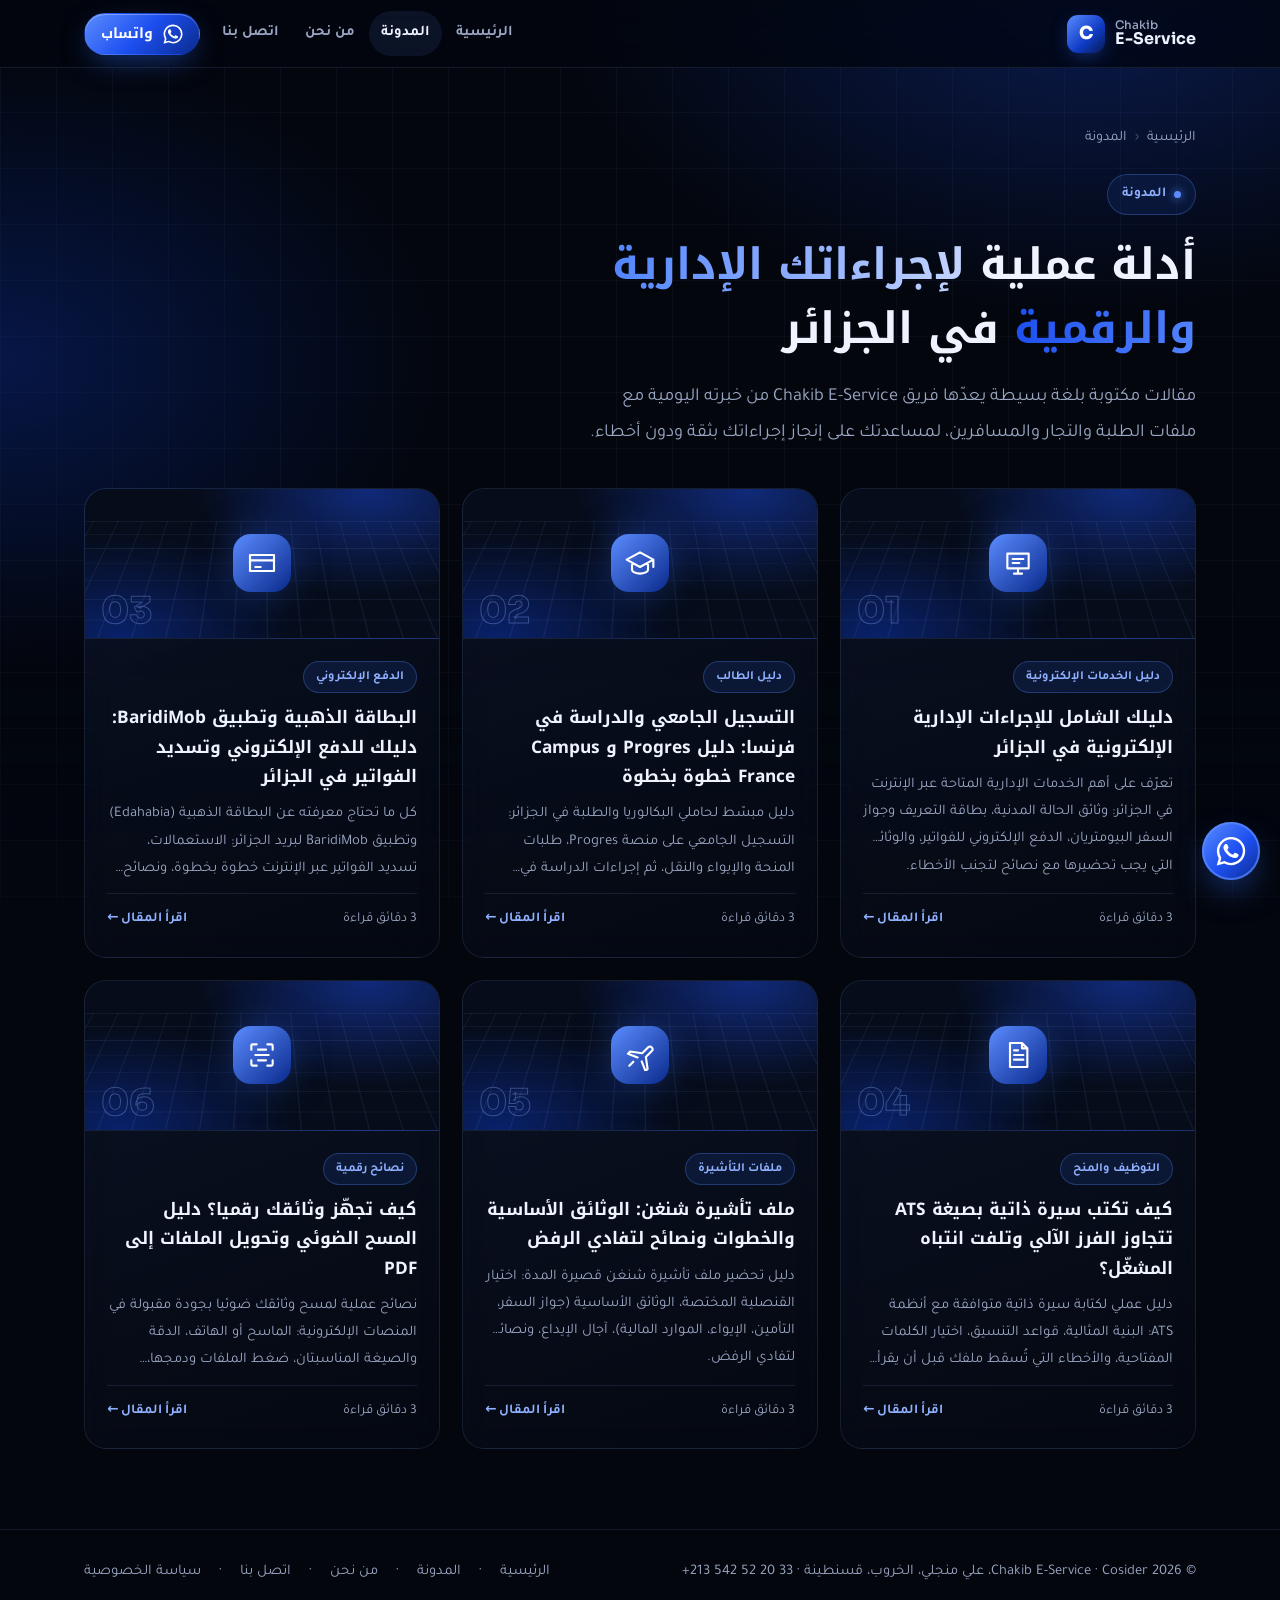
<file: articles/index.html>
<!doctype html>
<html lang="ar" dir="rtl">
<head>
  <meta charset="utf-8">
  <meta name="viewport" content="width=device-width, initial-scale=1">
  <script async src="https://pagead2.googlesyndication.com/pagead/js/adsbygoogle.js?client=ca-pub-1681172419870926" crossorigin="anonymous"></script>
  <title>المدونة: أدلة الخدمات الإدارية والرقمية في الجزائر | Chakib E-Service</title>
  <meta name="description" content="أدلة عملية بالعربية حول الإجراءات الإدارية الإلكترونية في الجزائر: Progres و Campus France، تأشيرة شنغن، البطاقة الذهبية و BaridiMob، السيرة الذاتية ATS، ومسح الوثائق.">
  <meta name="robots" content="index, follow, max-image-preview:large, max-snippet:-1">
  <meta name="author" content="Chakib E-Service">
  <link rel="canonical" href="https://chakibeservice.netlify.app/articles/">
  <meta name="theme-color" content="#03060d">
  <meta property="og:type" content="website">
  <meta property="og:site_name" content="Chakib E-Service">
  <meta property="og:title" content="المدونة: أدلة الخدمات الإدارية والرقمية في الجزائر | Chakib E-Service">
  <meta property="og:description" content="أدلة عملية بالعربية حول الإجراءات الإدارية الإلكترونية في الجزائر: Progres و Campus France، تأشيرة شنغن، البطاقة الذهبية و BaridiMob، السيرة الذاتية ATS، ومسح الوثائق.">
  <meta property="og:url" content="https://chakibeservice.netlify.app/articles/">
  <meta property="og:image" content="https://chakibeservice.netlify.app/images/facade-e-service-ali-mendjeli.jpg">
  <meta property="og:image:alt" content="Façade de Chakib E-Service à Ali Mendjeli, Constantine">
  <meta property="og:locale" content="ar_DZ">
  <meta name="twitter:card" content="summary_large_image">
  <meta name="twitter:title" content="المدونة: أدلة الخدمات الإدارية والرقمية في الجزائر | Chakib E-Service">
  <meta name="twitter:description" content="أدلة عملية بالعربية حول الإجراءات الإدارية الإلكترونية في الجزائر: Progres و Campus France، تأشيرة شنغن، البطاقة الذهبية و BaridiMob، السيرة الذاتية ATS، ومسح الوثائق.">
  <meta name="twitter:image" content="https://chakibeservice.netlify.app/images/facade-e-service-ali-mendjeli.jpg">
  <link rel="icon" href="../images/apple-touch-icon.png" type="image/png">
  <link rel="apple-touch-icon" href="../images/apple-touch-icon.png">
  <link rel="preload" as="font" type="font/woff2" href="../assets/fonts/noto-kufi-arabic-arabic-500-700.woff2" crossorigin>
  <link rel="preload" as="font" type="font/woff2" href="../assets/fonts/tajawal-arabic-400.woff2" crossorigin>
  <link rel="stylesheet" href="../assets/blog.css?v=4">
  <script type="application/ld+json">
{
  "@context": "https://schema.org",
  "@graph": [
    {
      "@type": "Blog",
      "@id": "https://chakibeservice.netlify.app/articles/#blog",
      "url": "https://chakibeservice.netlify.app/articles/",
      "name": "مدونة Chakib E-Service",
      "description": "مقالات وأدلة عملية حول الخدمات الإدارية والرقمية في الجزائر.",
      "inLanguage": "ar-DZ",
      "publisher": {
        "@id": "https://chakibeservice.netlify.app/#business"
      },
      "blogPost": [
        {
          "@type": "BlogPosting",
          "headline": "دليلك الشامل للإجراءات الإدارية الإلكترونية في الجزائر",
          "url": "https://chakibeservice.netlify.app/articles/guide-demarches-administratives-en-ligne-algerie.html",
          "datePublished": "2026-11-14"
        },
        {
          "@type": "BlogPosting",
          "headline": "التسجيل الجامعي والدراسة في فرنسا: دليل Progres و Campus France خطوة بخطوة",
          "url": "https://chakibeservice.netlify.app/articles/guide-progres-campus-france.html",
          "datePublished": "2026-11-14"
        },
        {
          "@type": "BlogPosting",
          "headline": "البطاقة الذهبية وتطبيق BaridiMob: دليلك للدفع الإلكتروني وتسديد الفواتير في الجزائر",
          "url": "https://chakibeservice.netlify.app/articles/guide-paiement-electronique-edahabia-baridimob.html",
          "datePublished": "2026-11-14"
        },
        {
          "@type": "BlogPosting",
          "headline": "كيف تكتب سيرة ذاتية بصيغة ATS تتجاوز الفرز الآلي وتلفت انتباه المشغّل؟",
          "url": "https://chakibeservice.netlify.app/articles/guide-cv-ats.html",
          "datePublished": "2026-11-14"
        },
        {
          "@type": "BlogPosting",
          "headline": "ملف تأشيرة شنغن: الوثائق الأساسية والخطوات ونصائح لتفادي الرفض",
          "url": "https://chakibeservice.netlify.app/articles/guide-dossier-visa-schengen.html",
          "datePublished": "2026-11-14"
        },
        {
          "@type": "BlogPosting",
          "headline": "كيف تجهّز وثائقك رقميا؟ دليل المسح الضوئي وتحويل الملفات إلى PDF",
          "url": "https://chakibeservice.netlify.app/articles/guide-numerisation-documents-pdf.html",
          "datePublished": "2026-11-14"
        }
      ]
    },
    {
      "@type": "BreadcrumbList",
      "itemListElement": [
        {
          "@type": "ListItem",
          "position": 1,
          "name": "الرئيسية",
          "item": "https://chakibeservice.netlify.app/"
        },
        {
          "@type": "ListItem",
          "position": 2,
          "name": "المدونة",
          "item": "https://chakibeservice.netlify.app/articles/"
        }
      ]
    }
  ]
}
  </script>
</head>
<body>
  <svg width="0" height="0" style="position:absolute" aria-hidden="true">
    <symbol id="i-whatsapp" viewBox="0 0 24 24"><path fill="currentColor" d="M17.47 14.38c-.3-.15-1.76-.87-2.03-.97-.27-.1-.47-.15-.67.15-.2.3-.77.97-.94 1.17-.17.2-.35.22-.65.07-.3-.15-1.26-.46-2.4-1.48-.89-.79-1.49-1.77-1.66-2.07-.17-.3-.02-.46.13-.61.13-.13.3-.35.45-.52.15-.17.2-.3.3-.5.1-.2.05-.37-.03-.52-.07-.15-.67-1.62-.92-2.22-.24-.58-.49-.5-.67-.51h-.57c-.2 0-.52.07-.8.37-.27.3-1.04 1.02-1.04 2.48s1.07 2.88 1.21 3.08c.15.2 2.1 3.2 5.08 4.49.71.31 1.26.49 1.69.63.71.22 1.36.19 1.87.12.57-.09 1.76-.72 2-1.41.25-.7.25-1.29.17-1.41-.07-.13-.27-.2-.57-.35M12.05 21.5h-.01a9.4 9.4 0 0 1-4.8-1.32l-.34-.2-3.56.93.95-3.47-.22-.36a9.4 9.4 0 0 1-1.44-5.02c0-5.2 4.23-9.43 9.43-9.43 2.52 0 4.89.98 6.67 2.77a9.37 9.37 0 0 1 2.76 6.67c0 5.2-4.23 9.43-9.44 9.43m8.03-17.46A11.27 11.27 0 0 0 12.05.72C5.8.72.7 5.8.7 12.06c0 2 .52 3.95 1.52 5.67L.6 23.6l6.01-1.58a11.3 11.3 0 0 0 5.43 1.38h.01c6.25 0 11.34-5.09 11.34-11.34 0-3.03-1.18-5.88-3.32-8.02"/></symbol>
    <symbol id="i-instagram" viewBox="0 0 24 24"><path fill="currentColor" d="M12 2.16c3.2 0 3.58.01 4.85.07 1.17.05 1.8.25 2.23.41.56.22.96.48 1.38.9.42.42.68.82.9 1.38.16.42.36 1.06.41 2.23.06 1.27.07 1.65.07 4.85s-.01 3.58-.07 4.85c-.05 1.17-.25 1.8-.41 2.23-.22.56-.48.96-.9 1.38-.42.42-.82.68-1.38.9-.42.16-1.06.36-2.23.41-1.27.06-1.65.07-4.85.07s-3.58-.01-4.85-.07c-1.17-.05-1.8-.25-2.23-.41a3.72 3.72 0 0 1-1.38-.9 3.72 3.72 0 0 1-.9-1.38c-.16-.42-.36-1.06-.41-2.23C2.17 15.58 2.16 15.2 2.16 12s.01-3.58.07-4.85c.05-1.17.25-1.8.41-2.23.22-.56.48-.96.9-1.38.42-.42.82-.68 1.38-.9.42-.16 1.06-.36 2.23-.41C8.42 2.17 8.8 2.16 12 2.16M12 0C8.74 0 8.33.01 7.05.07 5.78.13 4.9.33 4.14.63a5.88 5.88 0 0 0-2.13 1.38A5.88 5.88 0 0 0 .63 4.14C.33 4.9.13 5.78.07 7.05.01 8.33 0 8.74 0 12s.01 3.67.07 4.95c.06 1.27.26 2.15.56 2.91.31.79.72 1.46 1.38 2.13a5.88 5.88 0 0 0 2.13 1.38c.76.3 1.64.5 2.91.56C8.33 23.99 8.74 24 12 24s3.67-.01 4.95-.07c1.27-.06 2.15-.26 2.91-.56a5.88 5.88 0 0 0 2.13-1.38 5.88 5.88 0 0 0 1.38-2.13c.3-.76.5-1.64.56-2.91.06-1.28.07-1.69.07-4.95s-.01-3.67-.07-4.95c-.06-1.27-.26-2.15-.56-2.91a5.88 5.88 0 0 0-1.38-2.13A5.88 5.88 0 0 0 19.86.63C19.1.33 18.22.13 16.95.07 15.67.01 15.26 0 12 0m0 5.84a6.16 6.16 0 1 0 0 12.32 6.16 6.16 0 0 0 0-12.32M12 16a4 4 0 1 1 0-8 4 4 0 0 1 0 8m6.4-11.85a1.44 1.44 0 1 0 0 2.88 1.44 1.44 0 0 0 0-2.88"/></symbol>
    <symbol id="i-tiktok" viewBox="0 0 24 24"><path fill="currentColor" d="M12.53.02C13.84 0 15.14.01 16.44 0c.08 1.53.63 3.09 1.75 4.17 1.12 1.11 2.7 1.62 4.24 1.79v4.03a10.7 10.7 0 0 1-4.2-.97c-.57-.26-1.1-.59-1.62-.93-.01 2.92.01 5.84-.02 8.75a7.64 7.64 0 0 1-1.35 3.94 7.45 7.45 0 0 1-5.92 3.21 7.29 7.29 0 0 1-4.08-1.03 7.54 7.54 0 0 1-3.65-5.71c-.02-.5-.03-1-.01-1.49a7.53 7.53 0 0 1 8.73-6.68c.02 1.48-.04 2.96-.04 4.44a3.43 3.43 0 0 0-4.38 2.12c-.21.51-.15 1.07-.14 1.61a3.41 3.41 0 0 0 3.52 2.88 3.37 3.37 0 0 0 2.78-1.62c.19-.33.4-.67.41-1.06.1-1.79.06-3.57.07-5.36.01-4.03-.01-8.05.02-12.07"/></symbol>
    <symbol id="i-facebook" viewBox="0 0 24 24"><path fill="currentColor" d="M24 12.07C24 5.41 18.63 0 12 0S0 5.4 0 12.07C0 18.1 4.39 23.1 10.13 24v-8.44H7.08v-3.49h3.04V9.41c0-3.02 1.8-4.7 4.54-4.7 1.31 0 2.68.24 2.68.24v2.97h-1.5c-1.5 0-1.96.93-1.96 1.89v2.26h3.32l-.53 3.5h-2.8V24C19.62 23.1 24 18.1 24 12.07"/></symbol>
    <symbol id="i-clock" viewBox="0 0 24 24"><path fill="none" stroke="currentColor" stroke-width="1.8" stroke-linecap="round" d="M12 21a9 9 0 1 0 0-18 9 9 0 0 0 0 18Zm0-13v4.5l3 2"/></symbol>
    <symbol id="i-cal" viewBox="0 0 24 24"><path fill="none" stroke="currentColor" stroke-width="1.8" stroke-linecap="round" stroke-linejoin="round" d="M4 6h16v14H4zM4 10h16M8 3v4M16 3v4"/></symbol>
    <symbol id="i-info" viewBox="0 0 24 24"><path fill="none" stroke="currentColor" stroke-width="1.8" stroke-linecap="round" d="M12 21a9 9 0 1 0 0-18 9 9 0 0 0 0 18Zm0-10v6m0-9.5v.5"/></symbol>
    <symbol id="i-pin" viewBox="0 0 24 24"><path fill="none" stroke="currentColor" stroke-width="1.8" stroke-linecap="round" stroke-linejoin="round" d="M12 21s-7-6.2-7-11.5a7 7 0 0 1 14 0C19 14.8 12 21 12 21Zm0-8.6a2.9 2.9 0 1 0 0-5.8 2.9 2.9 0 0 0 0 5.8Z"/></symbol>
    <symbol id="i-phone" viewBox="0 0 24 24"><path fill="none" stroke="currentColor" stroke-width="1.8" stroke-linecap="round" stroke-linejoin="round" d="M5 4h4l2 5-2.5 1.5a11 11 0 0 0 5 5L15 13l5 2v4a2 2 0 0 1-2 2A16 16 0 0 1 3 6a2 2 0 0 1 2-2Z"/></symbol>
    <symbol id="i-route" viewBox="0 0 24 24"><path fill="none" stroke="currentColor" stroke-width="1.9" stroke-linecap="round" stroke-linejoin="round" d="m3 11 18-8-8 18-2-8-8-2Z"/></symbol>
    <symbol id="i-shield" viewBox="0 0 24 24"><path fill="none" stroke="currentColor" stroke-width="1.8" stroke-linecap="round" stroke-linejoin="round" d="M12 3 4.5 6v5.5c0 4.6 3.2 8.3 7.5 9.5 4.3-1.2 7.5-4.9 7.5-9.5V6L12 3Zm-3 9 2.2 2.2L15.5 10"/></symbol>
  </svg>
  <div class="bg" aria-hidden="true"></div>
  <div class="progress" aria-hidden="true"></div>
  <header class="header">
    <div class="container">
      <a class="brand" href="../index.html" aria-label="Chakib E-Service, الصفحة الرئيسية"><span class="brand__mark">C</span><span class="brand__text">Chakib<b>E-Service</b></span></a>
      <nav class="header__nav" aria-label="القائمة">
        <div class="subnav"><a class="" href="../index.html">الرئيسية</a><a class="keep" href="../articles/index.html" aria-current="page">المدونة</a><a class="" href="../a-propos.html">من نحن</a><a class="" href="../contact.html">اتصل بنا</a></div>
        <a class="btn btn--primary btn--sm" href="https://wa.me/213542522033" target="_blank" rel="noopener" aria-label="واتساب"><svg aria-hidden="true"><use href="#i-whatsapp"/></svg><span>واتساب</span></a>
      </nav>
    </div>
  </header>

  <main>
    <section class="a-hero">
      <div class="container">
        <nav class="crumbs reveal" aria-label="مسار التنقل"><a href="../index.html">الرئيسية</a><span aria-hidden="true">‹</span><span>المدونة</span></nav>
        <p class="tag reveal">المدونة</p>
        <h1 class="reveal" style="--d:80ms">أدلة عملية <span>لإجراءاتك الإدارية والرقمية</span> في الجزائر</h1>
        <p class="a-lead reveal" style="--d:140ms">مقالات مكتوبة بلغة بسيطة يعدّها فريق Chakib E-Service من خبرته اليومية مع ملفات الطلبة والتجار والمسافرين، لمساعدتك على إنجاز إجراءاتك بثقة ودون أخطاء.</p>
      </div>
    </section>
    <div class="container">
      <div class="posts">
          <a class="post reveal" href="guide-demarches-administratives-en-ligne-algerie.html">
            <div class="post__cover" aria-hidden="true"><span class="post__grid"></span><svg viewBox="0 0 24 24"><path fill="none" stroke="currentColor" stroke-width="1.6" stroke-linecap="round" stroke-linejoin="round" d="M4 5h16v11H4zM9 20h6M12 16v4M8 9h8M8 12h5"/></svg><span class="post__num">01</span></div>
            <div class="post__body">
              <span class="post__tag">دليل الخدمات الإلكترونية</span>
              <h2>دليلك الشامل للإجراءات الإدارية الإلكترونية في الجزائر</h2>
              <p>تعرّف على أهم الخدمات الإدارية المتاحة عبر الإنترنت في الجزائر: وثائق الحالة المدنية، بطاقة التعريف وجواز السفر البيومتريان، الدفع الإلكتروني للفواتير، والوثائق التي يجب تحضيرها مع نصائح لتجنب الأخطاء.</p>
              <span class="post__meta"><span>3 دقائق قراءة</span><span class="post__more">اقرأ المقال ←</span></span>
            </div>
          </a>
          <a class="post reveal" href="guide-progres-campus-france.html">
            <div class="post__cover" aria-hidden="true"><span class="post__grid"></span><svg viewBox="0 0 24 24"><path fill="none" stroke="currentColor" stroke-width="1.6" stroke-linecap="round" stroke-linejoin="round" d="M2 9.5 12 4l10 5.5-10 5.5L2 9.5Zm4 2.2V17c0 1.5 2.7 3 6 3s6-1.5 6-3v-5.3M22 9.5V15"/></svg><span class="post__num">02</span></div>
            <div class="post__body">
              <span class="post__tag">دليل الطالب</span>
              <h2>التسجيل الجامعي والدراسة في فرنسا: دليل Progres و Campus France خطوة بخطوة</h2>
              <p>دليل مبسّط لحاملي البكالوريا والطلبة في الجزائر: التسجيل الجامعي على منصة Progres، طلبات المنحة والإيواء والنقل، ثم إجراءات الدراسة في فرنسا عبر Campus France والوثائق المطلوبة.</p>
              <span class="post__meta"><span>3 دقائق قراءة</span><span class="post__more">اقرأ المقال ←</span></span>
            </div>
          </a>
          <a class="post reveal" href="guide-paiement-electronique-edahabia-baridimob.html">
            <div class="post__cover" aria-hidden="true"><span class="post__grid"></span><svg viewBox="0 0 24 24"><path fill="none" stroke="currentColor" stroke-width="1.6" stroke-linecap="round" stroke-linejoin="round" d="M3 6h18v12H3zM3 10h18M7 15h4"/></svg><span class="post__num">03</span></div>
            <div class="post__body">
              <span class="post__tag">الدفع الإلكتروني</span>
              <h2>البطاقة الذهبية وتطبيق BaridiMob: دليلك للدفع الإلكتروني وتسديد الفواتير في الجزائر</h2>
              <p>كل ما تحتاج معرفته عن البطاقة الذهبية (Edahabia) وتطبيق BaridiMob لبريد الجزائر: الاستعمالات، تسديد الفواتير عبر الإنترنت خطوة بخطوة، ونصائح الأمان لحماية حسابك من الاحتيال.</p>
              <span class="post__meta"><span>3 دقائق قراءة</span><span class="post__more">اقرأ المقال ←</span></span>
            </div>
          </a>
          <a class="post reveal" href="guide-cv-ats.html">
            <div class="post__cover" aria-hidden="true"><span class="post__grid"></span><svg viewBox="0 0 24 24"><path fill="none" stroke="currentColor" stroke-width="1.6" stroke-linecap="round" stroke-linejoin="round" d="M6 3h9l4 4v14H6zM15 3v4h4M9 12h7M9 15.5h7M9 8.5h3"/></svg><span class="post__num">04</span></div>
            <div class="post__body">
              <span class="post__tag">التوظيف والمنح</span>
              <h2>كيف تكتب سيرة ذاتية بصيغة ATS تتجاوز الفرز الآلي وتلفت انتباه المشغّل؟</h2>
              <p>دليل عملي لكتابة سيرة ذاتية متوافقة مع أنظمة ATS: البنية المثالية، قواعد التنسيق، اختيار الكلمات المفتاحية، والأخطاء التي تُسقط ملفك قبل أن يقرأه أي شخص.</p>
              <span class="post__meta"><span>3 دقائق قراءة</span><span class="post__more">اقرأ المقال ←</span></span>
            </div>
          </a>
          <a class="post reveal" href="guide-dossier-visa-schengen.html">
            <div class="post__cover" aria-hidden="true"><span class="post__grid"></span><svg viewBox="0 0 24 24"><path fill="none" stroke="currentColor" stroke-width="1.6" stroke-linecap="round" stroke-linejoin="round" d="M10.2 13.8 3 11l1.6-1.6 9 1.3 4.6-4.6a2 2 0 0 1 2.8 2.8l-4.6 4.6 1.3 9L16.1 24l-2.8-7.2M7 17l-3 3"/></svg><span class="post__num">05</span></div>
            <div class="post__body">
              <span class="post__tag">ملفات التأشيرة</span>
              <h2>ملف تأشيرة شنغن: الوثائق الأساسية والخطوات ونصائح لتفادي الرفض</h2>
              <p>دليل تحضير ملف تأشيرة شنغن قصيرة المدة: اختيار القنصلية المختصة، الوثائق الأساسية (جواز السفر، التأمين، الإيواء، الموارد المالية)، آجال الإيداع، ونصائح لتفادي الرفض.</p>
              <span class="post__meta"><span>3 دقائق قراءة</span><span class="post__more">اقرأ المقال ←</span></span>
            </div>
          </a>
          <a class="post reveal" href="guide-numerisation-documents-pdf.html">
            <div class="post__cover" aria-hidden="true"><span class="post__grid"></span><svg viewBox="0 0 24 24"><path fill="none" stroke="currentColor" stroke-width="1.6" stroke-linecap="round" stroke-linejoin="round" d="M4 8V5a1 1 0 0 1 1-1h3M16 4h3a1 1 0 0 1 1 1v3M20 16v3a1 1 0 0 1-1 1h-3M8 20H5a1 1 0 0 1-1-1v-3M7 12h10M9 8h6M9 16h6"/></svg><span class="post__num">06</span></div>
            <div class="post__body">
              <span class="post__tag">نصائح رقمية</span>
              <h2>كيف تجهّز وثائقك رقميا؟ دليل المسح الضوئي وتحويل الملفات إلى PDF</h2>
              <p>نصائح عملية لمسح وثائقك ضوئيا بجودة مقبولة في المنصات الإلكترونية: الماسح أو الهاتف، الدقة والصيغة المناسبتان، ضغط الملفات ودمجها، تسميتها، وحماية وثائقك الشخصية.</p>
              <span class="post__meta"><span>3 دقائق قراءة</span><span class="post__more">اقرأ المقال ←</span></span>
            </div>
          </a>
      </div>
    </div>
  </main>

  <footer class="footer">
    <div class="container">
      <p>© <span id="year">2026</span> Chakib E-Service · Cosider، علي منجلي، الخروب، قسنطينة · <a href="tel:+213542522033" dir="ltr">+213 542 52 20 33</a></p>
      <nav class="footer__links" aria-label="روابط"><a href="../index.html">الرئيسية</a> · <a href="../articles/index.html">المدونة</a> · <a href="../a-propos.html">من نحن</a> · <a href="../contact.html">اتصل بنا</a> · <a href="../politique-de-confidentialite.html">سياسة الخصوصية</a></nav>
    </div>
  </footer>
  <a class="fab" href="https://wa.me/213542522033" target="_blank" rel="noopener" aria-label="راسلنا على واتساب"><svg aria-hidden="true"><use href="#i-whatsapp"/></svg></a>
  <script src="../assets/blog.js?v=4" defer></script>
</body>
</html>
</file>
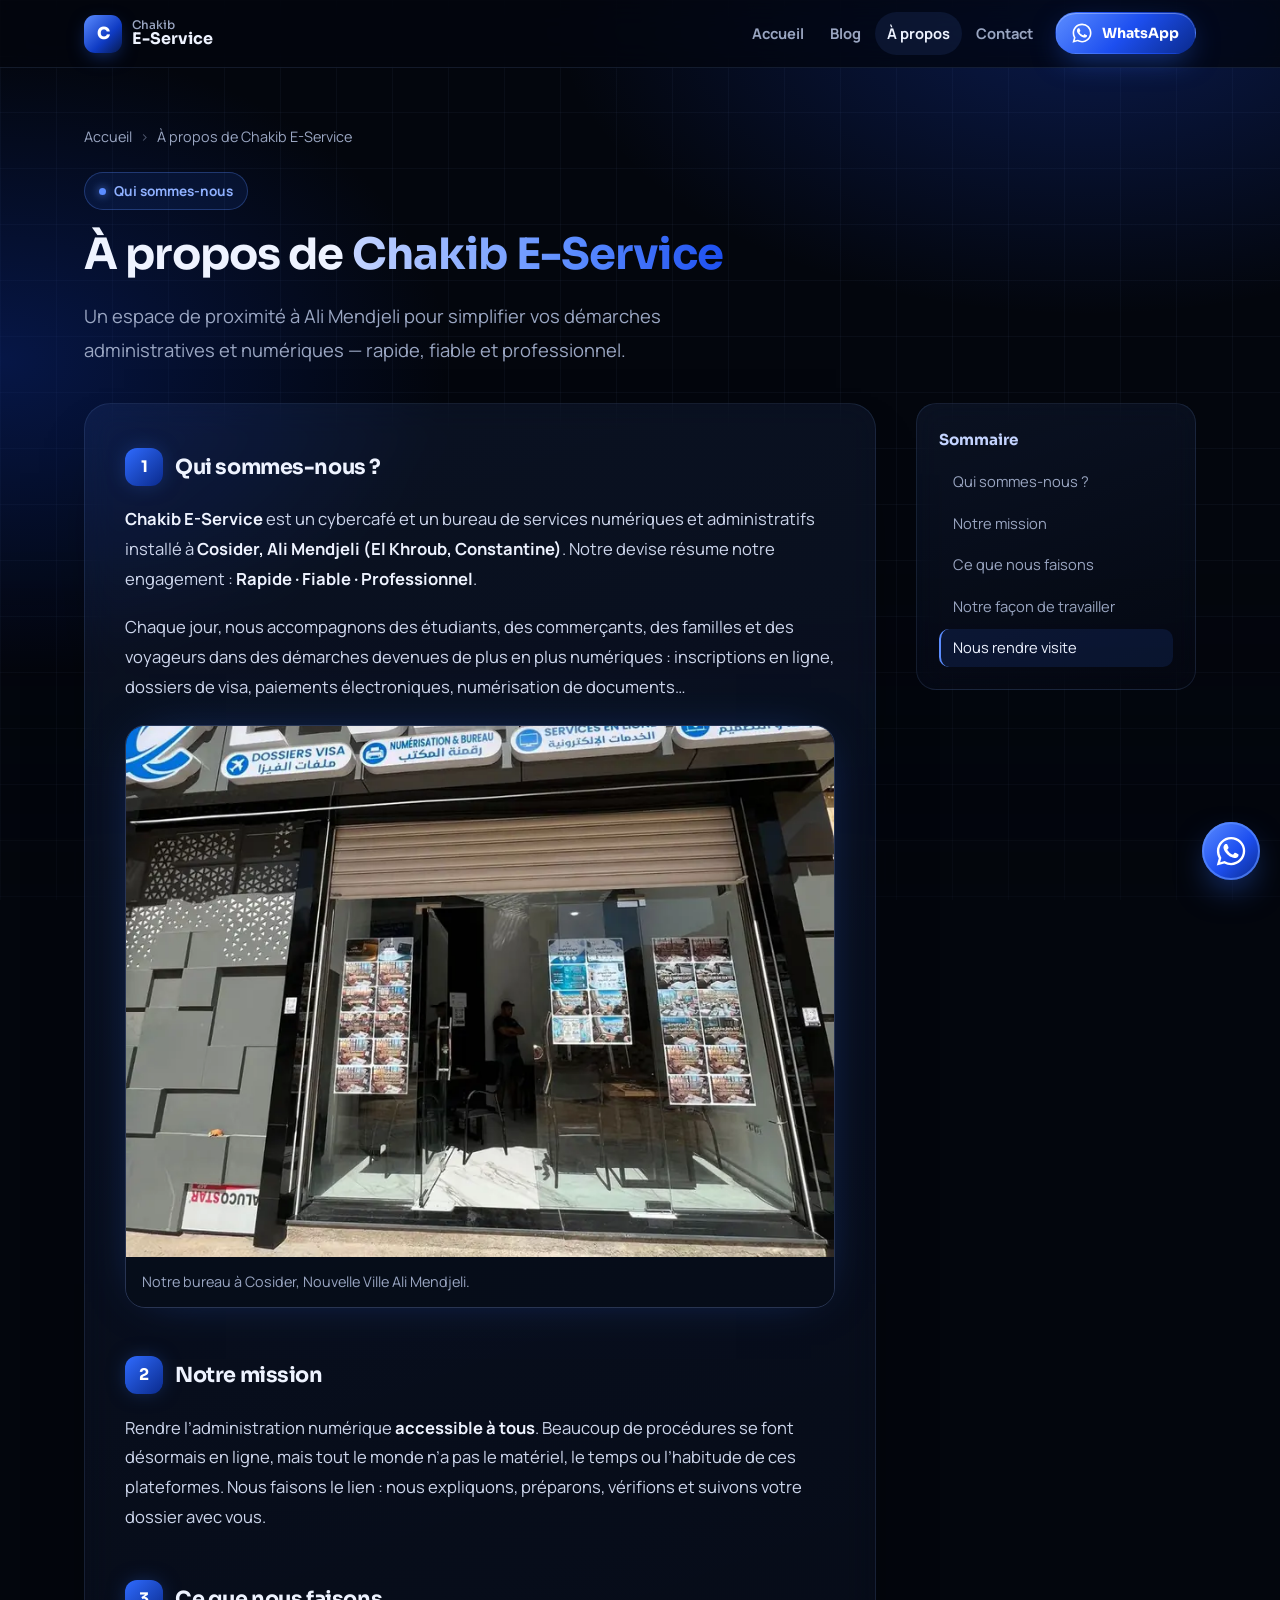
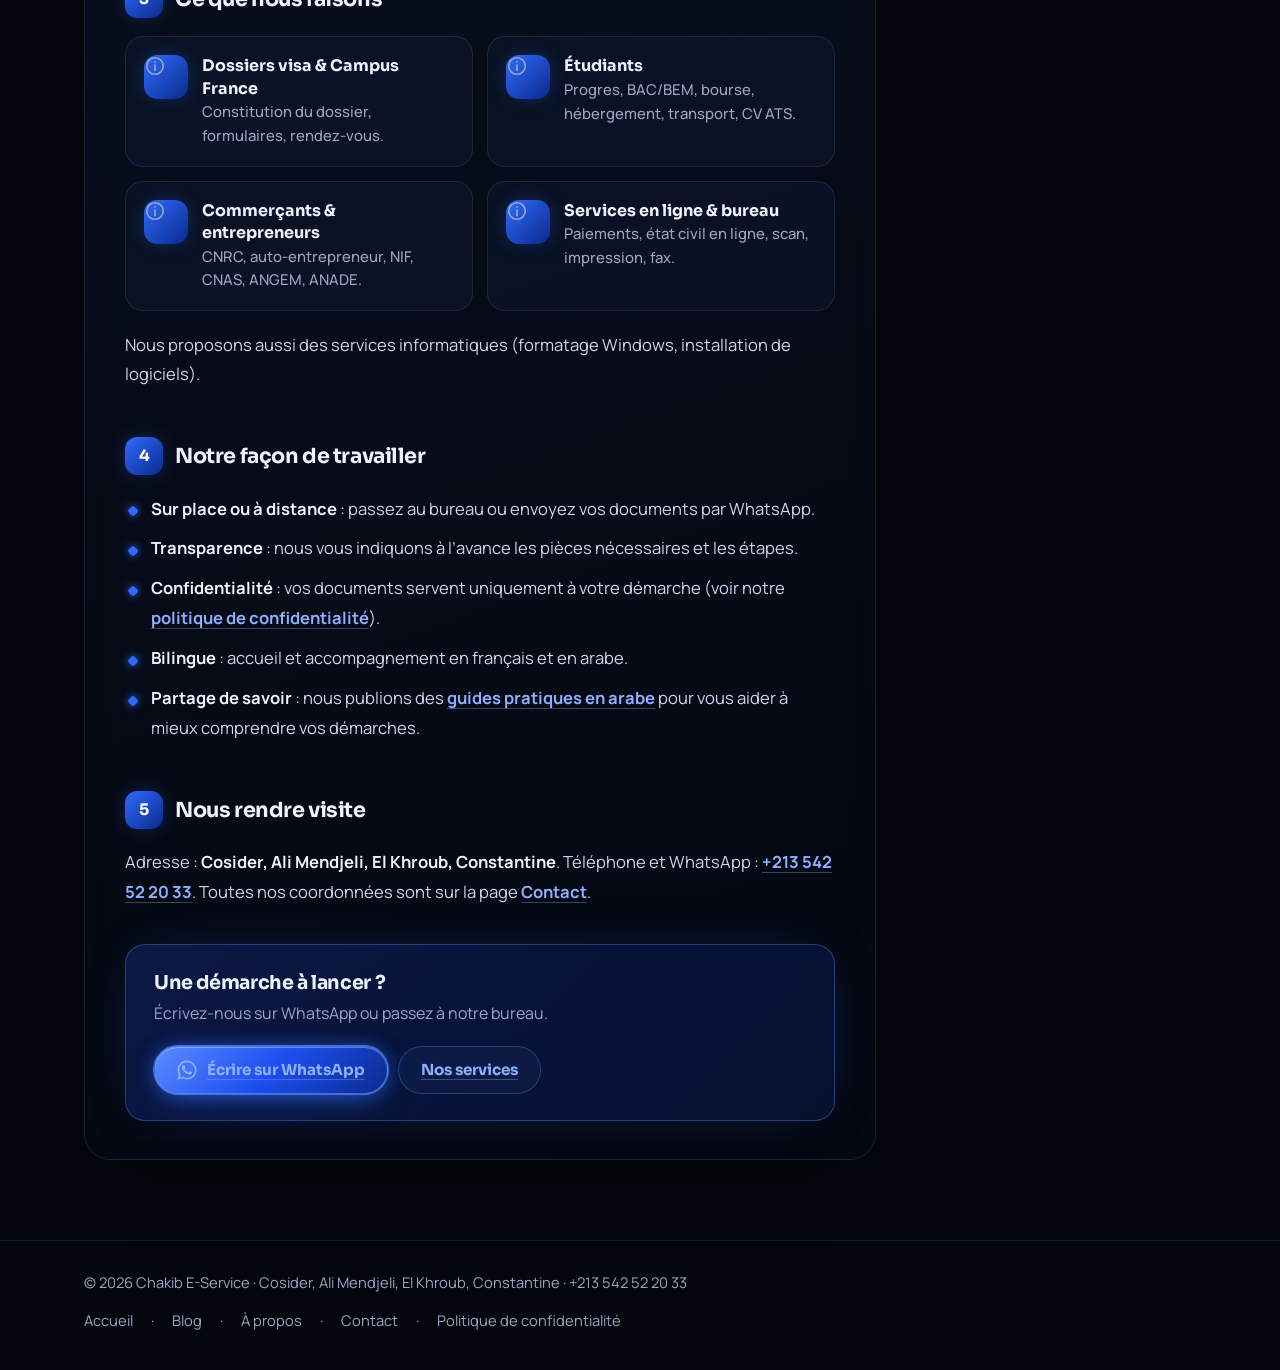
<file: a-propos.html>
<!doctype html>
<html lang="fr" dir="ltr">
<head>
  <meta charset="utf-8">
  <meta name="viewport" content="width=device-width, initial-scale=1">
  <script async src="https://pagead2.googlesyndication.com/pagead/js/adsbygoogle.js?client=ca-pub-1681172419870926" crossorigin="anonymous"></script>
  <title>À propos de Chakib E-Service · Cybercafé &amp; services administratifs à Ali Mendjeli</title>
  <meta name="description" content="Découvrez Chakib E-Service : cybercafé et services numériques et administratifs à Cosider, Ali Mendjeli (El Khroub, Constantine). Notre mission, nos services et notre façon de travailler.">
  <meta name="robots" content="index, follow, max-image-preview:large, max-snippet:-1">
  <meta name="author" content="Chakib E-Service">
  <link rel="canonical" href="https://chakibeservice.netlify.app/a-propos.html">
  <meta name="theme-color" content="#03060d">
  <meta property="og:type" content="website">
  <meta property="og:site_name" content="Chakib E-Service">
  <meta property="og:title" content="À propos de Chakib E-Service · Cybercafé &amp; services administratifs à Ali Mendjeli">
  <meta property="og:description" content="Découvrez Chakib E-Service : cybercafé et services numériques et administratifs à Cosider, Ali Mendjeli (El Khroub, Constantine). Notre mission, nos services et notre façon de travailler.">
  <meta property="og:url" content="https://chakibeservice.netlify.app/a-propos.html">
  <meta property="og:image" content="https://chakibeservice.netlify.app/images/facade-e-service-ali-mendjeli.jpg">
  <meta property="og:image:alt" content="Façade de Chakib E-Service à Ali Mendjeli, Constantine">
  <meta property="og:locale" content="fr_DZ">
  <meta name="twitter:card" content="summary_large_image">
  <meta name="twitter:title" content="À propos de Chakib E-Service · Cybercafé &amp; services administratifs à Ali Mendjeli">
  <meta name="twitter:description" content="Découvrez Chakib E-Service : cybercafé et services numériques et administratifs à Cosider, Ali Mendjeli (El Khroub, Constantine). Notre mission, nos services et notre façon de travailler.">
  <meta name="twitter:image" content="https://chakibeservice.netlify.app/images/facade-e-service-ali-mendjeli.jpg">
  <link rel="icon" href="images/apple-touch-icon.png" type="image/png">
  <link rel="apple-touch-icon" href="images/apple-touch-icon.png">
  <link rel="preload" as="font" type="font/woff2" href="assets/fonts/sora-latin-500-800.woff2" crossorigin>
  <link rel="preload" as="font" type="font/woff2" href="assets/fonts/manrope-latin-400-700.woff2" crossorigin>
  <link rel="stylesheet" href="assets/blog.css?v=4">
  <style>
    :root { --font-head: "Sora", system-ui, sans-serif; --font-body: "Manrope", system-ui, sans-serif; }
    body { font-size: 1.04rem; line-height: 1.8; }
    h1, h2, h3 { letter-spacing: -.02em; line-height: 1.25; }
    .progress { transform-origin: 0 50%; background: linear-gradient(90deg, var(--blue-700), var(--blue-300)); }
    .a-hero h1 span { background: linear-gradient(90deg, var(--blue-200), var(--blue-400) 60%, var(--blue-600)); -webkit-background-clip: text; background-clip: text; }
    .prose h2 { font-size: 1.3rem; }
    .prose a { word-break: break-word; }
    .fab { inset-inline-start: auto; right: 20px; }
  </style>
  <script type="application/ld+json">
{
  "@context": "https://schema.org",
  "@graph": [
    {
      "@type": "AboutPage",
      "@id": "https://chakibeservice.netlify.app/a-propos.html#webpage",
      "url": "https://chakibeservice.netlify.app/a-propos.html",
      "name": "À propos de Chakib E-Service · Cybercafé & services administratifs à Ali Mendjeli",
      "description": "Découvrez Chakib E-Service : cybercafé et services numériques et administratifs à Cosider, Ali Mendjeli (El Khroub, Constantine). Notre mission, nos services et notre façon de travailler.",
      "inLanguage": "fr-DZ",
      "isPartOf": {
        "@id": "https://chakibeservice.netlify.app/#website"
      },
      "about": {
        "@id": "https://chakibeservice.netlify.app/#business"
      },
      "dateModified": "2026-11-14"
    },
    {
      "@type": "BreadcrumbList",
      "itemListElement": [
        {
          "@type": "ListItem",
          "position": 1,
          "name": "Accueil",
          "item": "https://chakibeservice.netlify.app/"
        },
        {
          "@type": "ListItem",
          "position": 2,
          "name": "À propos de Chakib E-Service",
          "item": "https://chakibeservice.netlify.app/a-propos.html"
        }
      ]
    }
  ]
}
  </script>
</head>
<body>
  <svg width="0" height="0" style="position:absolute" aria-hidden="true">
    <symbol id="i-whatsapp" viewBox="0 0 24 24"><path fill="currentColor" d="M17.47 14.38c-.3-.15-1.76-.87-2.03-.97-.27-.1-.47-.15-.67.15-.2.3-.77.97-.94 1.17-.17.2-.35.22-.65.07-.3-.15-1.26-.46-2.4-1.48-.89-.79-1.49-1.77-1.66-2.07-.17-.3-.02-.46.13-.61.13-.13.3-.35.45-.52.15-.17.2-.3.3-.5.1-.2.05-.37-.03-.52-.07-.15-.67-1.62-.92-2.22-.24-.58-.49-.5-.67-.51h-.57c-.2 0-.52.07-.8.37-.27.3-1.04 1.02-1.04 2.48s1.07 2.88 1.21 3.08c.15.2 2.1 3.2 5.08 4.49.71.31 1.26.49 1.69.63.71.22 1.36.19 1.87.12.57-.09 1.76-.72 2-1.41.25-.7.25-1.29.17-1.41-.07-.13-.27-.2-.57-.35M12.05 21.5h-.01a9.4 9.4 0 0 1-4.8-1.32l-.34-.2-3.56.93.95-3.47-.22-.36a9.4 9.4 0 0 1-1.44-5.02c0-5.2 4.23-9.43 9.43-9.43 2.52 0 4.89.98 6.67 2.77a9.37 9.37 0 0 1 2.76 6.67c0 5.2-4.23 9.43-9.44 9.43m8.03-17.46A11.27 11.27 0 0 0 12.05.72C5.8.72.7 5.8.7 12.06c0 2 .52 3.95 1.52 5.67L.6 23.6l6.01-1.58a11.3 11.3 0 0 0 5.43 1.38h.01c6.25 0 11.34-5.09 11.34-11.34 0-3.03-1.18-5.88-3.32-8.02"/></symbol>
    <symbol id="i-instagram" viewBox="0 0 24 24"><path fill="currentColor" d="M12 2.16c3.2 0 3.58.01 4.85.07 1.17.05 1.8.25 2.23.41.56.22.96.48 1.38.9.42.42.68.82.9 1.38.16.42.36 1.06.41 2.23.06 1.27.07 1.65.07 4.85s-.01 3.58-.07 4.85c-.05 1.17-.25 1.8-.41 2.23-.22.56-.48.96-.9 1.38-.42.42-.82.68-1.38.9-.42.16-1.06.36-2.23.41-1.27.06-1.65.07-4.85.07s-3.58-.01-4.85-.07c-1.17-.05-1.8-.25-2.23-.41a3.72 3.72 0 0 1-1.38-.9 3.72 3.72 0 0 1-.9-1.38c-.16-.42-.36-1.06-.41-2.23C2.17 15.58 2.16 15.2 2.16 12s.01-3.58.07-4.85c.05-1.17.25-1.8.41-2.23.22-.56.48-.96.9-1.38.42-.42.82-.68 1.38-.9.42-.16 1.06-.36 2.23-.41C8.42 2.17 8.8 2.16 12 2.16M12 0C8.74 0 8.33.01 7.05.07 5.78.13 4.9.33 4.14.63a5.88 5.88 0 0 0-2.13 1.38A5.88 5.88 0 0 0 .63 4.14C.33 4.9.13 5.78.07 7.05.01 8.33 0 8.74 0 12s.01 3.67.07 4.95c.06 1.27.26 2.15.56 2.91.31.79.72 1.46 1.38 2.13a5.88 5.88 0 0 0 2.13 1.38c.76.3 1.64.5 2.91.56C8.33 23.99 8.74 24 12 24s3.67-.01 4.95-.07c1.27-.06 2.15-.26 2.91-.56a5.88 5.88 0 0 0 2.13-1.38 5.88 5.88 0 0 0 1.38-2.13c.3-.76.5-1.64.56-2.91.06-1.28.07-1.69.07-4.95s-.01-3.67-.07-4.95c-.06-1.27-.26-2.15-.56-2.91a5.88 5.88 0 0 0-1.38-2.13A5.88 5.88 0 0 0 19.86.63C19.1.33 18.22.13 16.95.07 15.67.01 15.26 0 12 0m0 5.84a6.16 6.16 0 1 0 0 12.32 6.16 6.16 0 0 0 0-12.32M12 16a4 4 0 1 1 0-8 4 4 0 0 1 0 8m6.4-11.85a1.44 1.44 0 1 0 0 2.88 1.44 1.44 0 0 0 0-2.88"/></symbol>
    <symbol id="i-tiktok" viewBox="0 0 24 24"><path fill="currentColor" d="M12.53.02C13.84 0 15.14.01 16.44 0c.08 1.53.63 3.09 1.75 4.17 1.12 1.11 2.7 1.62 4.24 1.79v4.03a10.7 10.7 0 0 1-4.2-.97c-.57-.26-1.1-.59-1.62-.93-.01 2.92.01 5.84-.02 8.75a7.64 7.64 0 0 1-1.35 3.94 7.45 7.45 0 0 1-5.92 3.21 7.29 7.29 0 0 1-4.08-1.03 7.54 7.54 0 0 1-3.65-5.71c-.02-.5-.03-1-.01-1.49a7.53 7.53 0 0 1 8.73-6.68c.02 1.48-.04 2.96-.04 4.44a3.43 3.43 0 0 0-4.38 2.12c-.21.51-.15 1.07-.14 1.61a3.41 3.41 0 0 0 3.52 2.88 3.37 3.37 0 0 0 2.78-1.62c.19-.33.4-.67.41-1.06.1-1.79.06-3.57.07-5.36.01-4.03-.01-8.05.02-12.07"/></symbol>
    <symbol id="i-facebook" viewBox="0 0 24 24"><path fill="currentColor" d="M24 12.07C24 5.41 18.63 0 12 0S0 5.4 0 12.07C0 18.1 4.39 23.1 10.13 24v-8.44H7.08v-3.49h3.04V9.41c0-3.02 1.8-4.7 4.54-4.7 1.31 0 2.68.24 2.68.24v2.97h-1.5c-1.5 0-1.96.93-1.96 1.89v2.26h3.32l-.53 3.5h-2.8V24C19.62 23.1 24 18.1 24 12.07"/></symbol>
    <symbol id="i-clock" viewBox="0 0 24 24"><path fill="none" stroke="currentColor" stroke-width="1.8" stroke-linecap="round" d="M12 21a9 9 0 1 0 0-18 9 9 0 0 0 0 18Zm0-13v4.5l3 2"/></symbol>
    <symbol id="i-cal" viewBox="0 0 24 24"><path fill="none" stroke="currentColor" stroke-width="1.8" stroke-linecap="round" stroke-linejoin="round" d="M4 6h16v14H4zM4 10h16M8 3v4M16 3v4"/></symbol>
    <symbol id="i-info" viewBox="0 0 24 24"><path fill="none" stroke="currentColor" stroke-width="1.8" stroke-linecap="round" d="M12 21a9 9 0 1 0 0-18 9 9 0 0 0 0 18Zm0-10v6m0-9.5v.5"/></symbol>
    <symbol id="i-pin" viewBox="0 0 24 24"><path fill="none" stroke="currentColor" stroke-width="1.8" stroke-linecap="round" stroke-linejoin="round" d="M12 21s-7-6.2-7-11.5a7 7 0 0 1 14 0C19 14.8 12 21 12 21Zm0-8.6a2.9 2.9 0 1 0 0-5.8 2.9 2.9 0 0 0 0 5.8Z"/></symbol>
    <symbol id="i-phone" viewBox="0 0 24 24"><path fill="none" stroke="currentColor" stroke-width="1.8" stroke-linecap="round" stroke-linejoin="round" d="M5 4h4l2 5-2.5 1.5a11 11 0 0 0 5 5L15 13l5 2v4a2 2 0 0 1-2 2A16 16 0 0 1 3 6a2 2 0 0 1 2-2Z"/></symbol>
    <symbol id="i-route" viewBox="0 0 24 24"><path fill="none" stroke="currentColor" stroke-width="1.9" stroke-linecap="round" stroke-linejoin="round" d="m3 11 18-8-8 18-2-8-8-2Z"/></symbol>
    <symbol id="i-shield" viewBox="0 0 24 24"><path fill="none" stroke="currentColor" stroke-width="1.8" stroke-linecap="round" stroke-linejoin="round" d="M12 3 4.5 6v5.5c0 4.6 3.2 8.3 7.5 9.5 4.3-1.2 7.5-4.9 7.5-9.5V6L12 3Zm-3 9 2.2 2.2L15.5 10"/></symbol>
  </svg>
  <div class="bg" aria-hidden="true"></div>
  <div class="progress" aria-hidden="true"></div>
  <header class="header">
    <div class="container">
      <a class="brand" href="index.html" aria-label="Chakib E-Service, accueil"><span class="brand__mark">C</span><span class="brand__text">Chakib<b>E-Service</b></span></a>
      <nav class="header__nav" aria-label="Navigation">
        <div class="subnav"><a class="" href="index.html">Accueil</a><a class="keep" href="articles/index.html">Blog</a><a class="" href="a-propos.html" aria-current="page">À propos</a><a class="" href="contact.html">Contact</a></div>
        <a class="btn btn--primary btn--sm" href="https://wa.me/213542522033" target="_blank" rel="noopener" aria-label="WhatsApp"><svg aria-hidden="true"><use href="#i-whatsapp"/></svg><span>WhatsApp</span></a>
      </nav>
    </div>
  </header>

  <main>
    <section class="a-hero">
      <div class="container">
        <nav class="crumbs reveal" aria-label="Fil d’Ariane"><a href="index.html">Accueil</a><span aria-hidden="true">›</span><span>À propos de Chakib E-Service</span></nav>
        <p class="tag reveal">Qui sommes-nous</p>
        <h1 class="reveal" style="--d:80ms">À propos de <span>Chakib E-Service</span></h1>
        <p class="a-lead reveal" style="--d:140ms">Un espace de proximité à Ali Mendjeli pour simplifier vos démarches administratives et numériques — rapide, fiable et professionnel.</p>
      </div>
    </section>
    <div class="container a-layout">
      <article class="prose reveal">
        <h2 id="qui" class="reveal"><span class="n">1</span>Qui sommes-nous ?</h2><p class="reveal"><strong>Chakib E-Service</strong> est un cybercafé et un bureau de services numériques et administratifs installé à <strong>Cosider, Ali Mendjeli (El Khroub, Constantine)</strong>. Notre devise résume notre engagement : <strong>Rapide · Fiable · Professionnel</strong>.</p><p class="reveal">Chaque jour, nous accompagnons des étudiants, des commerçants, des familles et des voyageurs dans des démarches devenues de plus en plus numériques : inscriptions en ligne, dossiers de visa, paiements électroniques, numérisation de documents…</p><figure class="reveal"><picture><source type="image/webp" srcset="images/boutique-e-service-entree-480.webp 480w, images/boutique-e-service-entree-800.webp 800w, images/boutique-e-service-entree-1050.webp 1050w" sizes="(max-width: 980px) 92vw, 760px"><img src="images/boutique-e-service-entree.jpg" alt="Devanture de Chakib E-Service à Cosider, Ali Mendjeli" width="1050" height="1400" loading="lazy"></picture><figcaption>Notre bureau à Cosider, Nouvelle Ville Ali Mendjeli.</figcaption></figure><h2 id="mission" class="reveal"><span class="n">2</span>Notre mission</h2><p class="reveal">Rendre l’administration numérique <strong>accessible à tous</strong>. Beaucoup de procédures se font désormais en ligne, mais tout le monde n’a pas le matériel, le temps ou l’habitude de ces plateformes. Nous faisons le lien : nous expliquons, préparons, vérifions et suivons votre dossier avec vous.</p><h2 id="services" class="reveal"><span class="n">3</span>Ce que nous faisons</h2><div class="cards"><a class="card reveal" href="index.html#services"><span class="card__icon"><svg aria-hidden="true"><use href="#i-info"/></svg></span><span><b>Dossiers visa & Campus France</b><span>Constitution du dossier, formulaires, rendez-vous.</span></span></a><a class="card reveal" href="index.html#services"><span class="card__icon"><svg aria-hidden="true"><use href="#i-info"/></svg></span><span><b>Étudiants</b><span>Progres, BAC/BEM, bourse, hébergement, transport, CV ATS.</span></span></a><a class="card reveal" href="index.html#services"><span class="card__icon"><svg aria-hidden="true"><use href="#i-info"/></svg></span><span><b>Commerçants & entrepreneurs</b><span>CNRC, auto-entrepreneur, NIF, CNAS, ANGEM, ANADE.</span></span></a><a class="card reveal" href="index.html#services"><span class="card__icon"><svg aria-hidden="true"><use href="#i-info"/></svg></span><span><b>Services en ligne & bureau</b><span>Paiements, état civil en ligne, scan, impression, fax.</span></span></a></div><p class="reveal">Nous proposons aussi des services informatiques (formatage Windows, installation de logiciels).</p><h2 id="valeurs" class="reveal"><span class="n">4</span>Notre façon de travailler</h2><ul class="reveal"><li><strong>Sur place ou à distance</strong> : passez au bureau ou envoyez vos documents par WhatsApp.</li><li><strong>Transparence</strong> : nous vous indiquons à l’avance les pièces nécessaires et les étapes.</li><li><strong>Confidentialité</strong> : vos documents servent uniquement à votre démarche (voir notre <a href="politique-de-confidentialite.html">politique de confidentialité</a>).</li><li><strong>Bilingue</strong> : accueil et accompagnement en français et en arabe.</li><li><strong>Partage de savoir</strong> : nous publions des <a href="articles/index.html">guides pratiques en arabe</a> pour vous aider à mieux comprendre vos démarches.</li></ul><h2 id="contact" class="reveal"><span class="n">5</span>Nous rendre visite</h2><p class="reveal">Adresse : <strong>Cosider, Ali Mendjeli, El Khroub, Constantine</strong>. Téléphone et WhatsApp : <a href="tel:+213542522033" dir="ltr">+213 542 52 20 33</a>. Toutes nos coordonnées sont sur la page <a href="contact.html">Contact</a>.</p><div class="cta"><div><h3>Une démarche à lancer ?</h3><p>Écrivez-nous sur WhatsApp ou passez à notre bureau.</p></div>
          <div class="btns"><a class="btn btn--primary btn--pulse" href="https://wa.me/213542522033?text=Bonjour%20Chakib%20E-Service%2C%20j%27ai%20besoin%20d%27aide%20pour%20une%20d%C3%A9marche." target="_blank" rel="noopener"><svg aria-hidden="true"><use href="#i-whatsapp"/></svg><span>Écrire sur WhatsApp</span></a><a class="btn btn--ghost" href="index.html#services">Nos services</a></div></div>
      </article>
      <aside class="toc reveal" aria-label="Sommaire"><b>Sommaire</b><ol><li><a href="#qui">Qui sommes-nous ?</a></li><li><a href="#mission">Notre mission</a></li><li><a href="#services">Ce que nous faisons</a></li><li><a href="#valeurs">Notre façon de travailler</a></li><li><a href="#contact">Nous rendre visite</a></li></ol></aside>
    </div>
  </main>

  <footer class="footer">
    <div class="container">
      <p>© <span id="year">2026</span> Chakib E-Service · Cosider, Ali Mendjeli, El Khroub, Constantine · <a href="tel:+213542522033" dir="ltr">+213 542 52 20 33</a></p>
      <nav class="footer__links" aria-label="Liens du site"><a href="index.html">Accueil</a> · <a href="articles/index.html">Blog</a> · <a href="a-propos.html">À propos</a> · <a href="contact.html">Contact</a> · <a href="politique-de-confidentialite.html">Politique de confidentialité</a></nav>
    </div>
  </footer>
  <a class="fab" href="https://wa.me/213542522033" target="_blank" rel="noopener" aria-label="Écrire sur WhatsApp"><svg aria-hidden="true"><use href="#i-whatsapp"/></svg></a>
  <script src="assets/blog.js?v=4" defer></script>
</body>
</html>
</file>
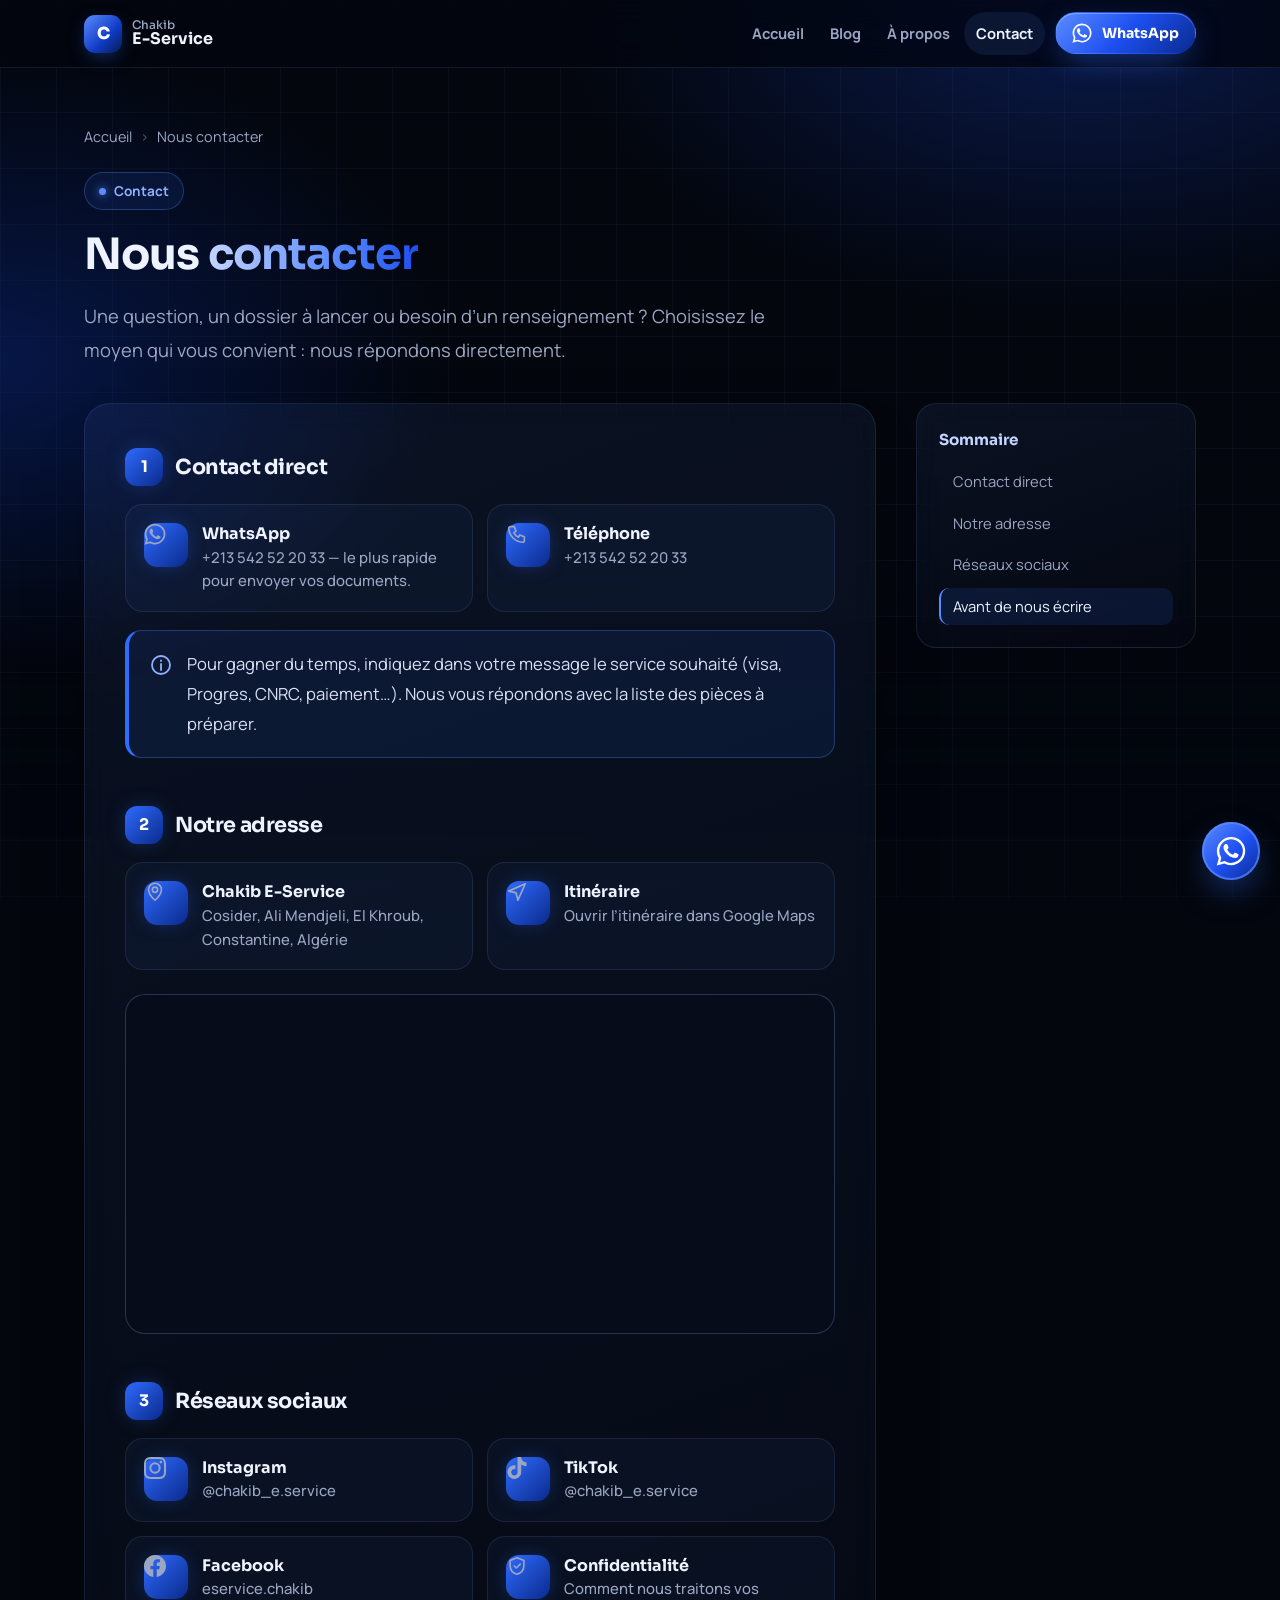
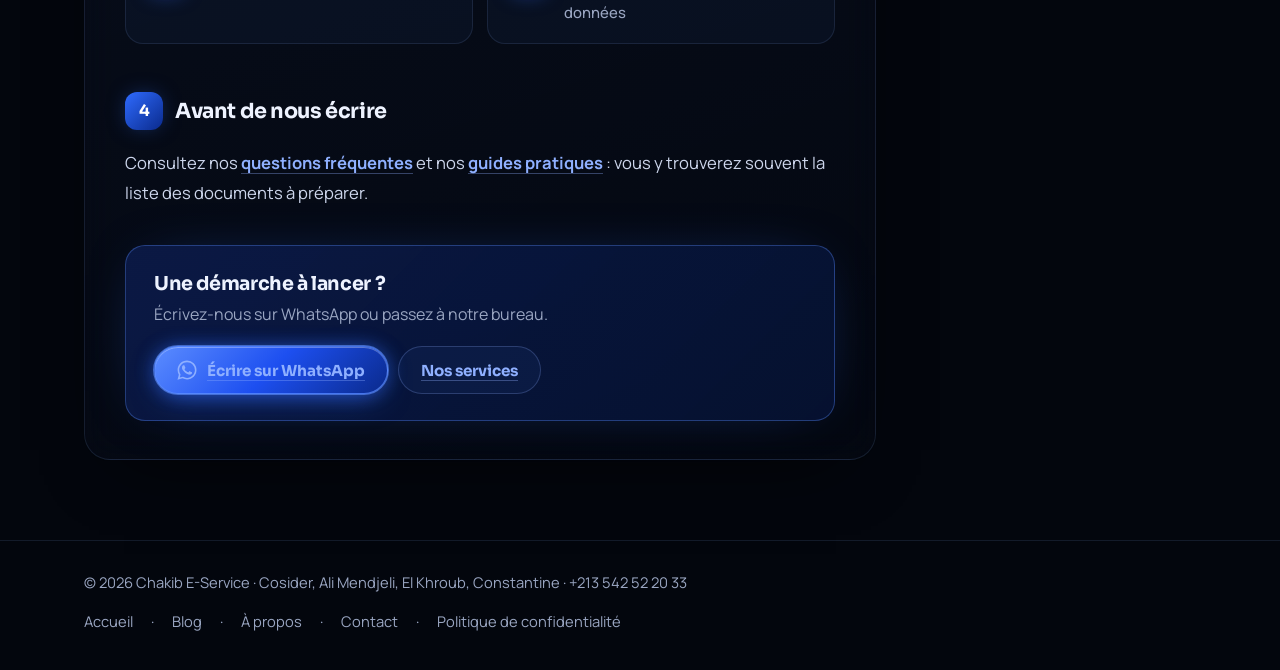
<file: contact.html>
<!doctype html>
<html lang="fr" dir="ltr">
<head>
  <meta charset="utf-8">
  <meta name="viewport" content="width=device-width, initial-scale=1">
  <script async src="https://pagead2.googlesyndication.com/pagead/js/adsbygoogle.js?client=ca-pub-1681172419870926" crossorigin="anonymous"></script>
  <title>Contact · Chakib E-Service, Ali Mendjeli (El Khroub, Constantine)</title>
  <meta name="description" content="Contactez Chakib E-Service : WhatsApp et téléphone +213 542 52 20 33, adresse à Cosider, Ali Mendjeli, El Khroub, Constantine, itinéraire Google Maps et réseaux sociaux.">
  <meta name="robots" content="index, follow, max-image-preview:large, max-snippet:-1">
  <meta name="author" content="Chakib E-Service">
  <link rel="canonical" href="https://chakibeservice.netlify.app/contact.html">
  <meta name="theme-color" content="#03060d">
  <meta property="og:type" content="website">
  <meta property="og:site_name" content="Chakib E-Service">
  <meta property="og:title" content="Contact · Chakib E-Service, Ali Mendjeli (El Khroub, Constantine)">
  <meta property="og:description" content="Contactez Chakib E-Service : WhatsApp et téléphone +213 542 52 20 33, adresse à Cosider, Ali Mendjeli, El Khroub, Constantine, itinéraire Google Maps et réseaux sociaux.">
  <meta property="og:url" content="https://chakibeservice.netlify.app/contact.html">
  <meta property="og:image" content="https://chakibeservice.netlify.app/images/facade-e-service-ali-mendjeli.jpg">
  <meta property="og:image:alt" content="Façade de Chakib E-Service à Ali Mendjeli, Constantine">
  <meta property="og:locale" content="fr_DZ">
  <meta name="twitter:card" content="summary_large_image">
  <meta name="twitter:title" content="Contact · Chakib E-Service, Ali Mendjeli (El Khroub, Constantine)">
  <meta name="twitter:description" content="Contactez Chakib E-Service : WhatsApp et téléphone +213 542 52 20 33, adresse à Cosider, Ali Mendjeli, El Khroub, Constantine, itinéraire Google Maps et réseaux sociaux.">
  <meta name="twitter:image" content="https://chakibeservice.netlify.app/images/facade-e-service-ali-mendjeli.jpg">
  <link rel="icon" href="images/apple-touch-icon.png" type="image/png">
  <link rel="apple-touch-icon" href="images/apple-touch-icon.png">
  <link rel="preload" as="font" type="font/woff2" href="assets/fonts/sora-latin-500-800.woff2" crossorigin>
  <link rel="preload" as="font" type="font/woff2" href="assets/fonts/manrope-latin-400-700.woff2" crossorigin>
  <link rel="stylesheet" href="assets/blog.css?v=4">
  <style>
    :root { --font-head: "Sora", system-ui, sans-serif; --font-body: "Manrope", system-ui, sans-serif; }
    body { font-size: 1.04rem; line-height: 1.8; }
    h1, h2, h3 { letter-spacing: -.02em; line-height: 1.25; }
    .progress { transform-origin: 0 50%; background: linear-gradient(90deg, var(--blue-700), var(--blue-300)); }
    .a-hero h1 span { background: linear-gradient(90deg, var(--blue-200), var(--blue-400) 60%, var(--blue-600)); -webkit-background-clip: text; background-clip: text; }
    .prose h2 { font-size: 1.3rem; }
    .prose a { word-break: break-word; }
    .fab { inset-inline-start: auto; right: 20px; }
  </style>
  <script type="application/ld+json">
{
  "@context": "https://schema.org",
  "@graph": [
    {
      "@type": "ContactPage",
      "@id": "https://chakibeservice.netlify.app/contact.html#webpage",
      "url": "https://chakibeservice.netlify.app/contact.html",
      "name": "Contact · Chakib E-Service, Ali Mendjeli (El Khroub, Constantine)",
      "description": "Contactez Chakib E-Service : WhatsApp et téléphone +213 542 52 20 33, adresse à Cosider, Ali Mendjeli, El Khroub, Constantine, itinéraire Google Maps et réseaux sociaux.",
      "inLanguage": "fr-DZ",
      "isPartOf": {
        "@id": "https://chakibeservice.netlify.app/#website"
      },
      "about": {
        "@id": "https://chakibeservice.netlify.app/#business"
      },
      "dateModified": "2026-11-14"
    },
    {
      "@type": "BreadcrumbList",
      "itemListElement": [
        {
          "@type": "ListItem",
          "position": 1,
          "name": "Accueil",
          "item": "https://chakibeservice.netlify.app/"
        },
        {
          "@type": "ListItem",
          "position": 2,
          "name": "Nous contacter",
          "item": "https://chakibeservice.netlify.app/contact.html"
        }
      ]
    }
  ]
}
  </script>
</head>
<body>
  <svg width="0" height="0" style="position:absolute" aria-hidden="true">
    <symbol id="i-whatsapp" viewBox="0 0 24 24"><path fill="currentColor" d="M17.47 14.38c-.3-.15-1.76-.87-2.03-.97-.27-.1-.47-.15-.67.15-.2.3-.77.97-.94 1.17-.17.2-.35.22-.65.07-.3-.15-1.26-.46-2.4-1.48-.89-.79-1.49-1.77-1.66-2.07-.17-.3-.02-.46.13-.61.13-.13.3-.35.45-.52.15-.17.2-.3.3-.5.1-.2.05-.37-.03-.52-.07-.15-.67-1.62-.92-2.22-.24-.58-.49-.5-.67-.51h-.57c-.2 0-.52.07-.8.37-.27.3-1.04 1.02-1.04 2.48s1.07 2.88 1.21 3.08c.15.2 2.1 3.2 5.08 4.49.71.31 1.26.49 1.69.63.71.22 1.36.19 1.87.12.57-.09 1.76-.72 2-1.41.25-.7.25-1.29.17-1.41-.07-.13-.27-.2-.57-.35M12.05 21.5h-.01a9.4 9.4 0 0 1-4.8-1.32l-.34-.2-3.56.93.95-3.47-.22-.36a9.4 9.4 0 0 1-1.44-5.02c0-5.2 4.23-9.43 9.43-9.43 2.52 0 4.89.98 6.67 2.77a9.37 9.37 0 0 1 2.76 6.67c0 5.2-4.23 9.43-9.44 9.43m8.03-17.46A11.27 11.27 0 0 0 12.05.72C5.8.72.7 5.8.7 12.06c0 2 .52 3.95 1.52 5.67L.6 23.6l6.01-1.58a11.3 11.3 0 0 0 5.43 1.38h.01c6.25 0 11.34-5.09 11.34-11.34 0-3.03-1.18-5.88-3.32-8.02"/></symbol>
    <symbol id="i-instagram" viewBox="0 0 24 24"><path fill="currentColor" d="M12 2.16c3.2 0 3.58.01 4.85.07 1.17.05 1.8.25 2.23.41.56.22.96.48 1.38.9.42.42.68.82.9 1.38.16.42.36 1.06.41 2.23.06 1.27.07 1.65.07 4.85s-.01 3.58-.07 4.85c-.05 1.17-.25 1.8-.41 2.23-.22.56-.48.96-.9 1.38-.42.42-.82.68-1.38.9-.42.16-1.06.36-2.23.41-1.27.06-1.65.07-4.85.07s-3.58-.01-4.85-.07c-1.17-.05-1.8-.25-2.23-.41a3.72 3.72 0 0 1-1.38-.9 3.72 3.72 0 0 1-.9-1.38c-.16-.42-.36-1.06-.41-2.23C2.17 15.58 2.16 15.2 2.16 12s.01-3.58.07-4.85c.05-1.17.25-1.8.41-2.23.22-.56.48-.96.9-1.38.42-.42.82-.68 1.38-.9.42-.16 1.06-.36 2.23-.41C8.42 2.17 8.8 2.16 12 2.16M12 0C8.74 0 8.33.01 7.05.07 5.78.13 4.9.33 4.14.63a5.88 5.88 0 0 0-2.13 1.38A5.88 5.88 0 0 0 .63 4.14C.33 4.9.13 5.78.07 7.05.01 8.33 0 8.74 0 12s.01 3.67.07 4.95c.06 1.27.26 2.15.56 2.91.31.79.72 1.46 1.38 2.13a5.88 5.88 0 0 0 2.13 1.38c.76.3 1.64.5 2.91.56C8.33 23.99 8.74 24 12 24s3.67-.01 4.95-.07c1.27-.06 2.15-.26 2.91-.56a5.88 5.88 0 0 0 2.13-1.38 5.88 5.88 0 0 0 1.38-2.13c.3-.76.5-1.64.56-2.91.06-1.28.07-1.69.07-4.95s-.01-3.67-.07-4.95c-.06-1.27-.26-2.15-.56-2.91a5.88 5.88 0 0 0-1.38-2.13A5.88 5.88 0 0 0 19.86.63C19.1.33 18.22.13 16.95.07 15.67.01 15.26 0 12 0m0 5.84a6.16 6.16 0 1 0 0 12.32 6.16 6.16 0 0 0 0-12.32M12 16a4 4 0 1 1 0-8 4 4 0 0 1 0 8m6.4-11.85a1.44 1.44 0 1 0 0 2.88 1.44 1.44 0 0 0 0-2.88"/></symbol>
    <symbol id="i-tiktok" viewBox="0 0 24 24"><path fill="currentColor" d="M12.53.02C13.84 0 15.14.01 16.44 0c.08 1.53.63 3.09 1.75 4.17 1.12 1.11 2.7 1.62 4.24 1.79v4.03a10.7 10.7 0 0 1-4.2-.97c-.57-.26-1.1-.59-1.62-.93-.01 2.92.01 5.84-.02 8.75a7.64 7.64 0 0 1-1.35 3.94 7.45 7.45 0 0 1-5.92 3.21 7.29 7.29 0 0 1-4.08-1.03 7.54 7.54 0 0 1-3.65-5.71c-.02-.5-.03-1-.01-1.49a7.53 7.53 0 0 1 8.73-6.68c.02 1.48-.04 2.96-.04 4.44a3.43 3.43 0 0 0-4.38 2.12c-.21.51-.15 1.07-.14 1.61a3.41 3.41 0 0 0 3.52 2.88 3.37 3.37 0 0 0 2.78-1.62c.19-.33.4-.67.41-1.06.1-1.79.06-3.57.07-5.36.01-4.03-.01-8.05.02-12.07"/></symbol>
    <symbol id="i-facebook" viewBox="0 0 24 24"><path fill="currentColor" d="M24 12.07C24 5.41 18.63 0 12 0S0 5.4 0 12.07C0 18.1 4.39 23.1 10.13 24v-8.44H7.08v-3.49h3.04V9.41c0-3.02 1.8-4.7 4.54-4.7 1.31 0 2.68.24 2.68.24v2.97h-1.5c-1.5 0-1.96.93-1.96 1.89v2.26h3.32l-.53 3.5h-2.8V24C19.62 23.1 24 18.1 24 12.07"/></symbol>
    <symbol id="i-clock" viewBox="0 0 24 24"><path fill="none" stroke="currentColor" stroke-width="1.8" stroke-linecap="round" d="M12 21a9 9 0 1 0 0-18 9 9 0 0 0 0 18Zm0-13v4.5l3 2"/></symbol>
    <symbol id="i-cal" viewBox="0 0 24 24"><path fill="none" stroke="currentColor" stroke-width="1.8" stroke-linecap="round" stroke-linejoin="round" d="M4 6h16v14H4zM4 10h16M8 3v4M16 3v4"/></symbol>
    <symbol id="i-info" viewBox="0 0 24 24"><path fill="none" stroke="currentColor" stroke-width="1.8" stroke-linecap="round" d="M12 21a9 9 0 1 0 0-18 9 9 0 0 0 0 18Zm0-10v6m0-9.5v.5"/></symbol>
    <symbol id="i-pin" viewBox="0 0 24 24"><path fill="none" stroke="currentColor" stroke-width="1.8" stroke-linecap="round" stroke-linejoin="round" d="M12 21s-7-6.2-7-11.5a7 7 0 0 1 14 0C19 14.8 12 21 12 21Zm0-8.6a2.9 2.9 0 1 0 0-5.8 2.9 2.9 0 0 0 0 5.8Z"/></symbol>
    <symbol id="i-phone" viewBox="0 0 24 24"><path fill="none" stroke="currentColor" stroke-width="1.8" stroke-linecap="round" stroke-linejoin="round" d="M5 4h4l2 5-2.5 1.5a11 11 0 0 0 5 5L15 13l5 2v4a2 2 0 0 1-2 2A16 16 0 0 1 3 6a2 2 0 0 1 2-2Z"/></symbol>
    <symbol id="i-route" viewBox="0 0 24 24"><path fill="none" stroke="currentColor" stroke-width="1.9" stroke-linecap="round" stroke-linejoin="round" d="m3 11 18-8-8 18-2-8-8-2Z"/></symbol>
    <symbol id="i-shield" viewBox="0 0 24 24"><path fill="none" stroke="currentColor" stroke-width="1.8" stroke-linecap="round" stroke-linejoin="round" d="M12 3 4.5 6v5.5c0 4.6 3.2 8.3 7.5 9.5 4.3-1.2 7.5-4.9 7.5-9.5V6L12 3Zm-3 9 2.2 2.2L15.5 10"/></symbol>
  </svg>
  <div class="bg" aria-hidden="true"></div>
  <div class="progress" aria-hidden="true"></div>
  <header class="header">
    <div class="container">
      <a class="brand" href="index.html" aria-label="Chakib E-Service, accueil"><span class="brand__mark">C</span><span class="brand__text">Chakib<b>E-Service</b></span></a>
      <nav class="header__nav" aria-label="Navigation">
        <div class="subnav"><a class="" href="index.html">Accueil</a><a class="keep" href="articles/index.html">Blog</a><a class="" href="a-propos.html">À propos</a><a class="" href="contact.html" aria-current="page">Contact</a></div>
        <a class="btn btn--primary btn--sm" href="https://wa.me/213542522033" target="_blank" rel="noopener" aria-label="WhatsApp"><svg aria-hidden="true"><use href="#i-whatsapp"/></svg><span>WhatsApp</span></a>
      </nav>
    </div>
  </header>

  <main>
    <section class="a-hero">
      <div class="container">
        <nav class="crumbs reveal" aria-label="Fil d’Ariane"><a href="index.html">Accueil</a><span aria-hidden="true">›</span><span>Nous contacter</span></nav>
        <p class="tag reveal">Contact</p>
        <h1 class="reveal" style="--d:80ms">Nous <span>contacter</span></h1>
        <p class="a-lead reveal" style="--d:140ms">Une question, un dossier à lancer ou besoin d’un renseignement ? Choisissez le moyen qui vous convient : nous répondons directement.</p>
      </div>
    </section>
    <div class="container a-layout">
      <article class="prose reveal">
        <h2 id="direct" class="reveal"><span class="n">1</span>Contact direct</h2><div class="cards"><a class="card reveal" href="https://wa.me/213542522033" target="_blank" rel="noopener"><span class="card__icon"><svg aria-hidden="true"><use href="#i-whatsapp"/></svg></span><span><b>WhatsApp</b><span><span dir="ltr">+213 542 52 20 33</span> — le plus rapide pour envoyer vos documents.</span></span></a><a class="card reveal" href="tel:+213542522033"><span class="card__icon"><svg aria-hidden="true"><use href="#i-phone"/></svg></span><span><b>Téléphone</b><span><span dir="ltr">+213 542 52 20 33</span></span></span></a></div><div class="note reveal"><svg aria-hidden="true"><use href="#i-info"/></svg><p>Pour gagner du temps, indiquez dans votre message le service souhaité (visa, Progres, CNRC, paiement…). Nous vous répondons avec la liste des pièces à préparer.</p></div><h2 id="adresse" class="reveal"><span class="n">2</span>Notre adresse</h2><div class="cards"><div class="card reveal"><span class="card__icon"><svg aria-hidden="true"><use href="#i-pin"/></svg></span><span><b>Chakib E-Service</b><span>Cosider, Ali Mendjeli, El Khroub, Constantine, Algérie</span></span></div><a class="card reveal" href="https://www.google.com/maps/dir/?api=1&amp;destination=Chakib%20E-Service%2C%20Cosider%2C%20Ali%20Mendjeli%2C%20El%20Khroub%2C%20Constantine" target="_blank" rel="noopener"><span class="card__icon"><svg aria-hidden="true"><use href="#i-route"/></svg></span><span><b>Itinéraire</b><span>Ouvrir l’itinéraire dans Google Maps</span></span></a></div><div class="map-embed reveal"><iframe title="Carte Google Maps : Chakib E-Service, Ali Mendjeli" src="https://www.google.com/maps?q=Chakib%20E-Service%2C%20Cosider%2C%20Ali%20Mendjeli%2C%20Constantine&amp;output=embed" loading="lazy" referrerpolicy="no-referrer-when-downgrade" allowfullscreen></iframe></div><h2 id="reseaux" class="reveal"><span class="n">3</span>Réseaux sociaux</h2><div class="cards"><a class="card reveal" href="https://www.instagram.com/chakib_e.service/" target="_blank" rel="noopener"><span class="card__icon"><svg aria-hidden="true"><use href="#i-instagram"/></svg></span><span><b>Instagram</b><span>@chakib_e.service</span></span></a><a class="card reveal" href="https://www.tiktok.com/@chakib_e.service" target="_blank" rel="noopener"><span class="card__icon"><svg aria-hidden="true"><use href="#i-tiktok"/></svg></span><span><b>TikTok</b><span>@chakib_e.service</span></span></a><a class="card reveal" href="https://www.facebook.com/eservice.chakib" target="_blank" rel="noopener"><span class="card__icon"><svg aria-hidden="true"><use href="#i-facebook"/></svg></span><span><b>Facebook</b><span>eservice.chakib</span></span></a><a class="card reveal" href="politique-de-confidentialite.html"><span class="card__icon"><svg aria-hidden="true"><use href="#i-shield"/></svg></span><span><b>Confidentialité</b><span>Comment nous traitons vos données</span></span></a></div><h2 id="faq" class="reveal"><span class="n">4</span>Avant de nous écrire</h2><p class="reveal">Consultez nos <a href="index.html#faq">questions fréquentes</a> et nos <a href="articles/index.html">guides pratiques</a> : vous y trouverez souvent la liste des documents à préparer.</p><div class="cta"><div><h3>Une démarche à lancer ?</h3><p>Écrivez-nous sur WhatsApp ou passez à notre bureau.</p></div>
          <div class="btns"><a class="btn btn--primary btn--pulse" href="https://wa.me/213542522033?text=Bonjour%20Chakib%20E-Service%2C%20j%27ai%20besoin%20d%27aide%20pour%20une%20d%C3%A9marche." target="_blank" rel="noopener"><svg aria-hidden="true"><use href="#i-whatsapp"/></svg><span>Écrire sur WhatsApp</span></a><a class="btn btn--ghost" href="index.html#services">Nos services</a></div></div>
      </article>
      <aside class="toc reveal" aria-label="Sommaire"><b>Sommaire</b><ol><li><a href="#direct">Contact direct</a></li><li><a href="#adresse">Notre adresse</a></li><li><a href="#reseaux">Réseaux sociaux</a></li><li><a href="#faq">Avant de nous écrire</a></li></ol></aside>
    </div>
  </main>

  <footer class="footer">
    <div class="container">
      <p>© <span id="year">2026</span> Chakib E-Service · Cosider, Ali Mendjeli, El Khroub, Constantine · <a href="tel:+213542522033" dir="ltr">+213 542 52 20 33</a></p>
      <nav class="footer__links" aria-label="Liens du site"><a href="index.html">Accueil</a> · <a href="articles/index.html">Blog</a> · <a href="a-propos.html">À propos</a> · <a href="contact.html">Contact</a> · <a href="politique-de-confidentialite.html">Politique de confidentialité</a></nav>
    </div>
  </footer>
  <a class="fab" href="https://wa.me/213542522033" target="_blank" rel="noopener" aria-label="Écrire sur WhatsApp"><svg aria-hidden="true"><use href="#i-whatsapp"/></svg></a>
  <script src="assets/blog.js?v=4" defer></script>
</body>
</html>
</file>
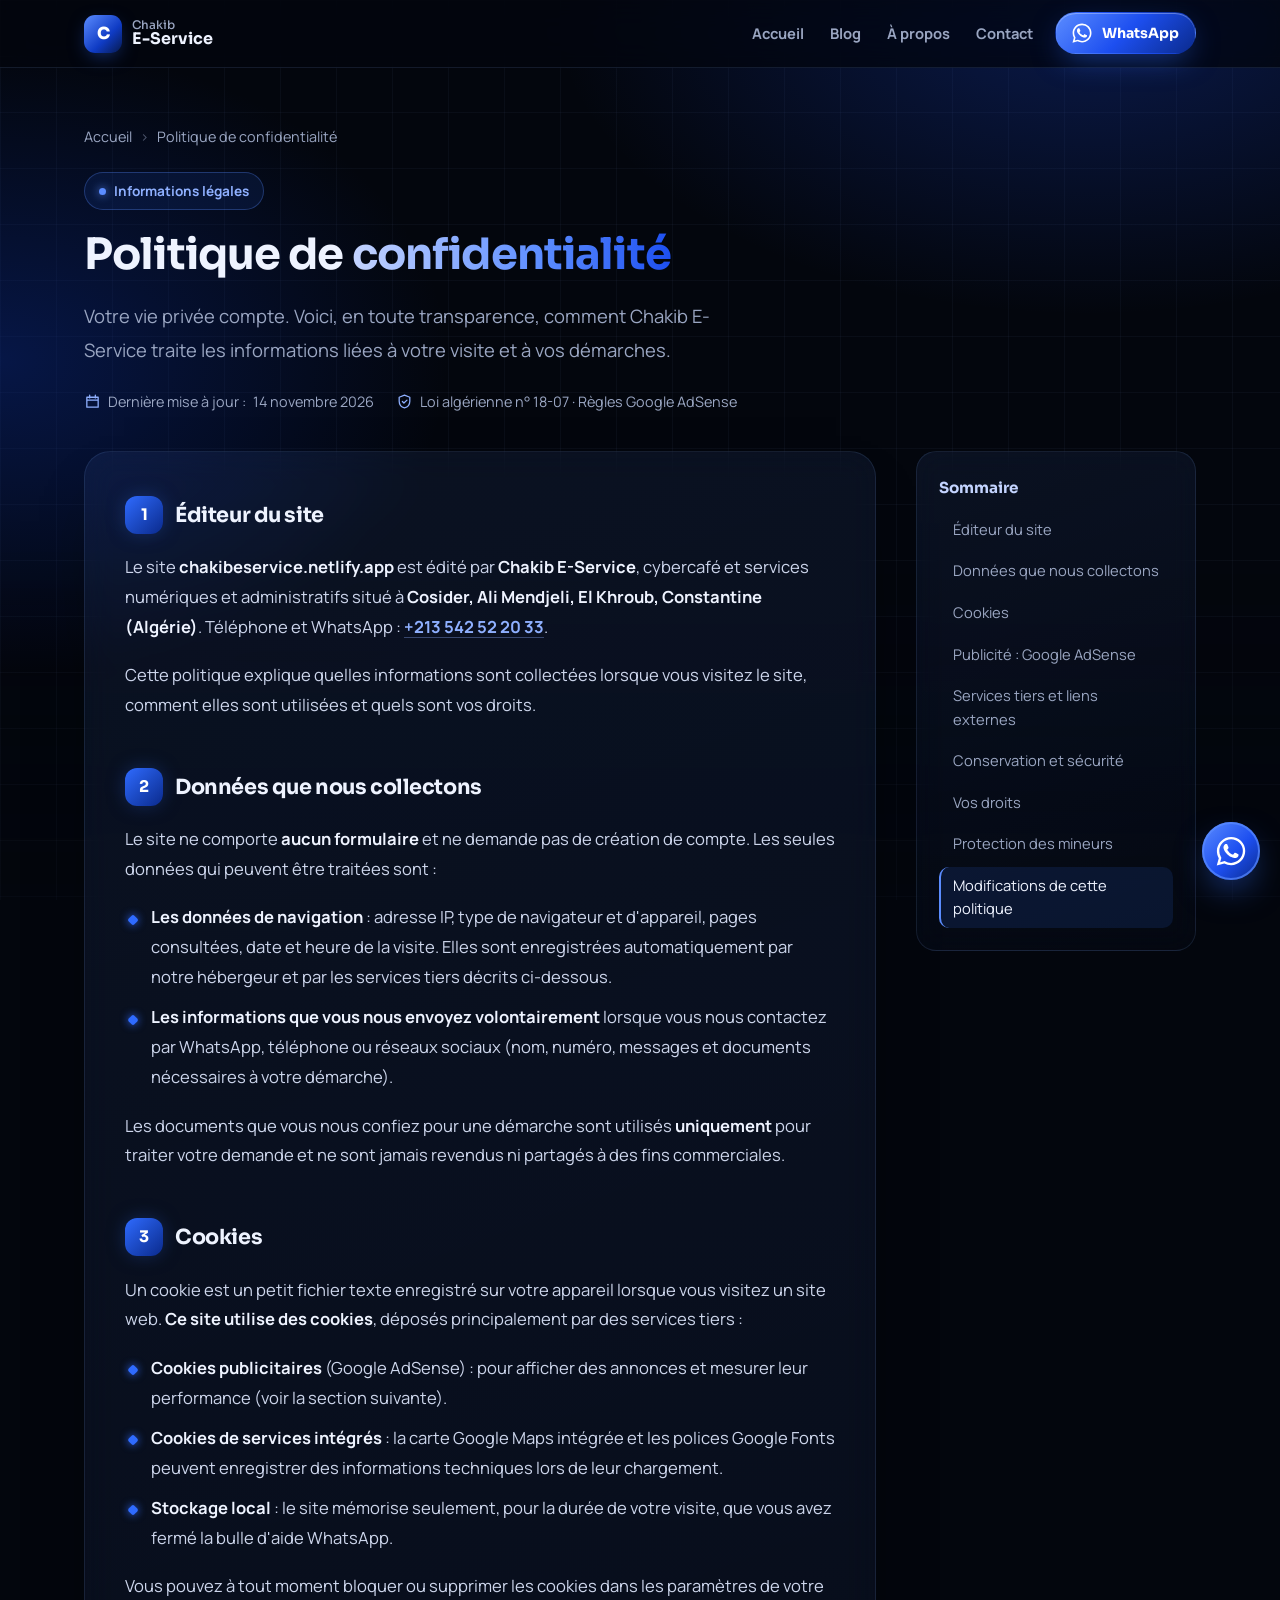
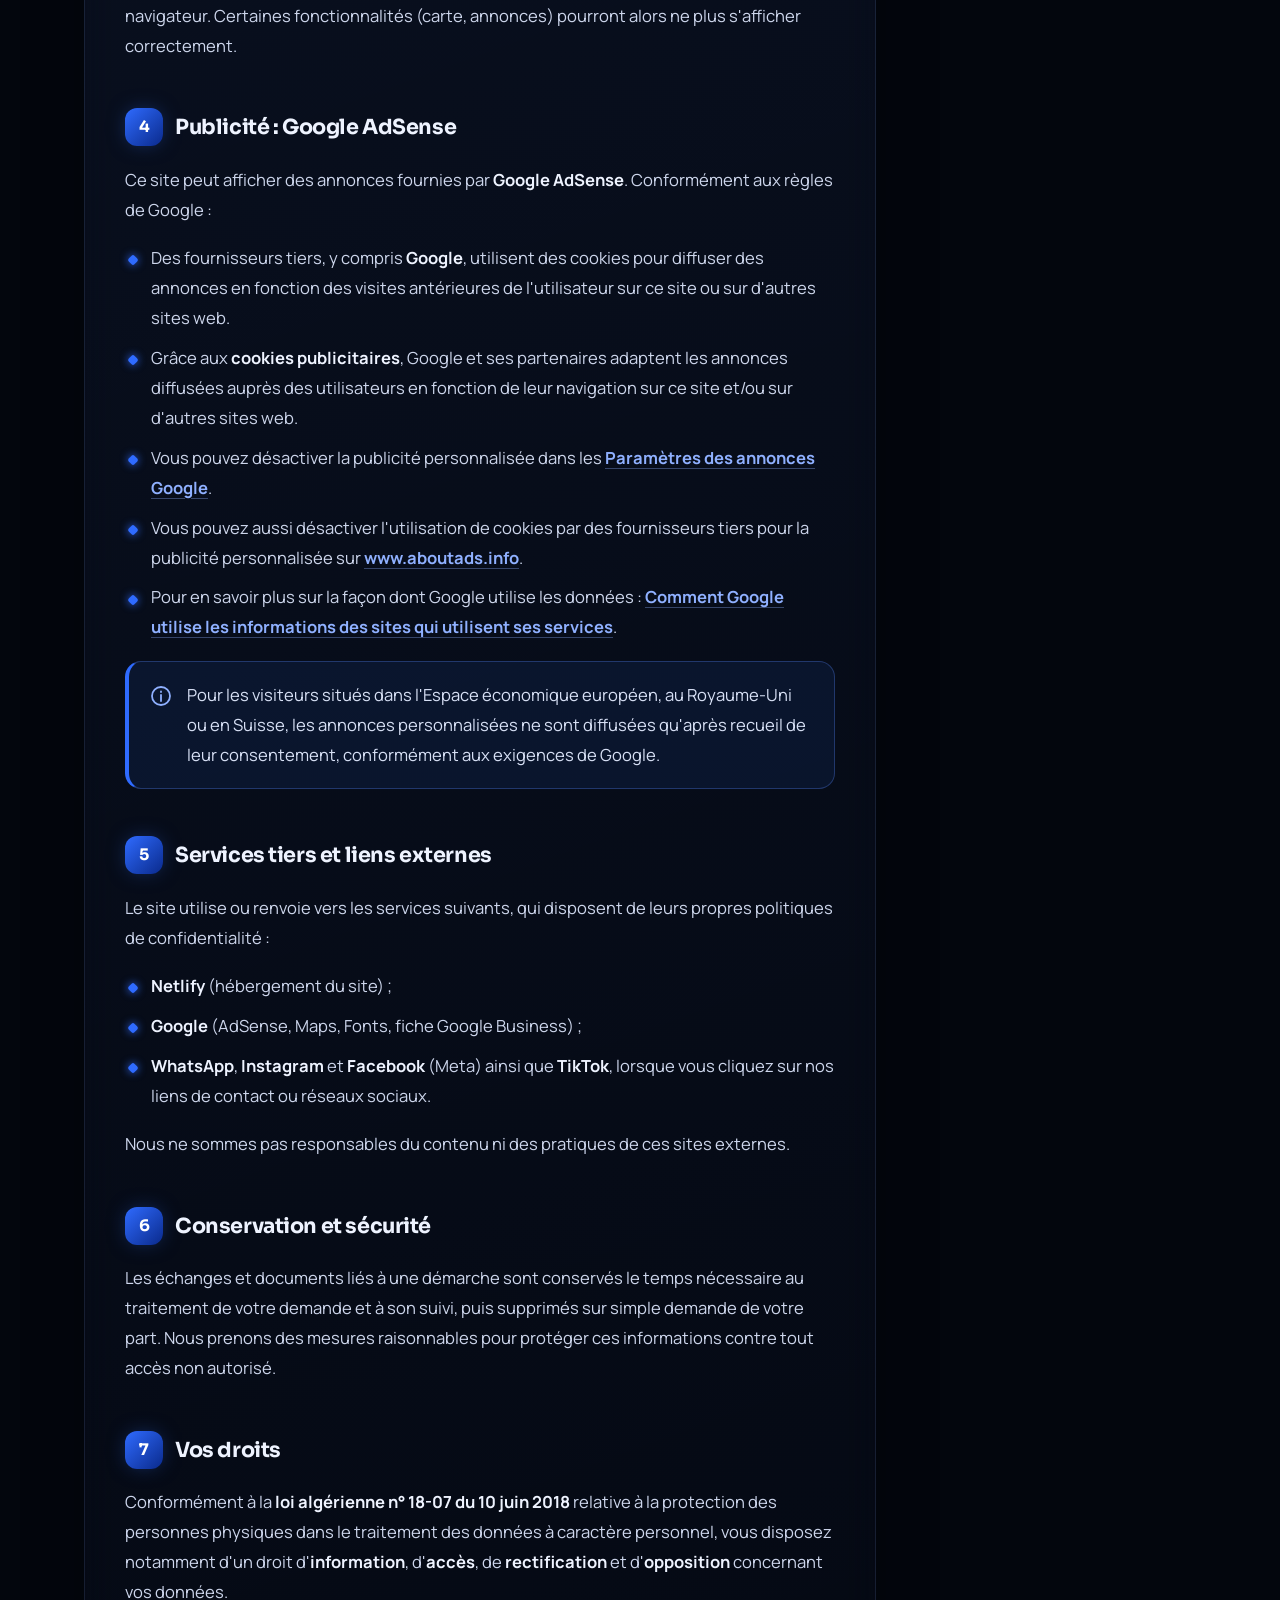
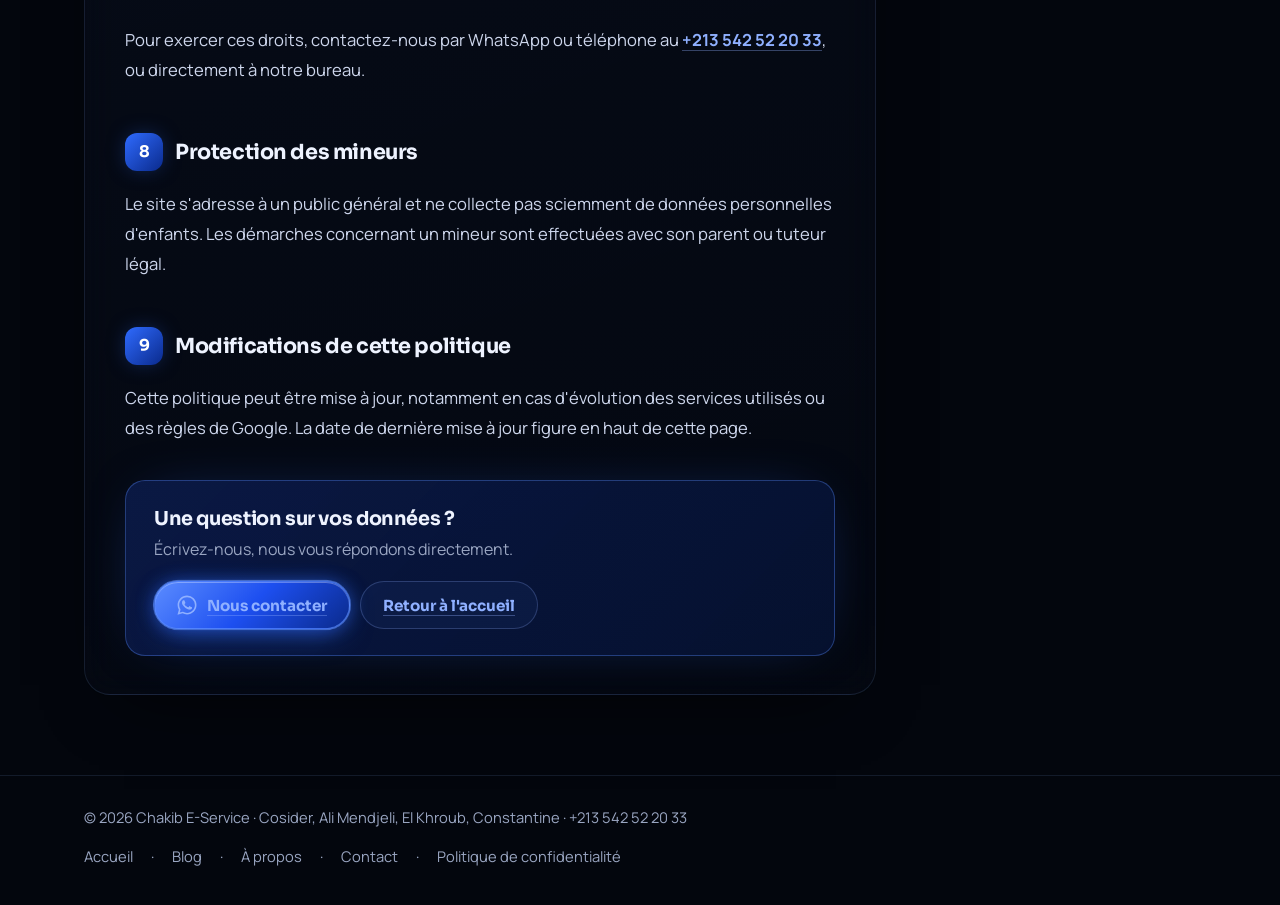
<file: politique-de-confidentialite.html>
<!doctype html>
<html lang="fr" dir="ltr">
<head>
  <meta charset="utf-8">
  <meta name="viewport" content="width=device-width, initial-scale=1">
  <script async src="https://pagead2.googlesyndication.com/pagead/js/adsbygoogle.js?client=ca-pub-1681172419870926" crossorigin="anonymous"></script>
  <title>Politique de confidentialité · Chakib E-Service</title>
  <meta name="description" content="Politique de confidentialité de Chakib E-Service (Ali Mendjeli, Constantine) : données collectées, cookies, publicité Google AdSense, services tiers et vos droits selon la loi 18-07.">
  <meta name="robots" content="index, follow">
  <link rel="canonical" href="https://chakibeservice.netlify.app/politique-de-confidentialite.html">
  <meta name="theme-color" content="#03060d">
  <meta property="og:type" content="website">
  <meta property="og:title" content="Politique de confidentialité · Chakib E-Service">
  <meta property="og:url" content="https://chakibeservice.netlify.app/politique-de-confidentialite.html">
  <meta property="og:image" content="https://chakibeservice.netlify.app/images/facade-e-service-ali-mendjeli.jpg">
  <meta property="og:locale" content="fr_DZ">
  <link rel="icon" href="images/apple-touch-icon.png" type="image/png">
  <link rel="apple-touch-icon" href="images/apple-touch-icon.png">
  <link rel="preload" as="font" type="font/woff2" href="assets/fonts/sora-latin-500-800.woff2" crossorigin>
  <link rel="preload" as="font" type="font/woff2" href="assets/fonts/manrope-latin-400-700.woff2" crossorigin>
  <link rel="stylesheet" href="assets/blog.css?v=4">
  <style>
    /* LTR / French adjustments on top of the shared article styles */
    :root { --font-head: "Sora", system-ui, sans-serif; --font-body: "Manrope", system-ui, sans-serif; }
    body { font-size: 1.04rem; line-height: 1.8; }
    h1, h2, h3 { letter-spacing: -.02em; line-height: 1.25; }
    .progress { transform-origin: 0 50%; background: linear-gradient(90deg, var(--blue-700), var(--blue-300)); }
    .a-hero h1 span { background: linear-gradient(90deg, var(--blue-200), var(--blue-400) 60%, var(--blue-600)); -webkit-background-clip: text; background-clip: text; }
    .prose h2 { font-size: 1.3rem; }
    .prose a { word-break: break-word; }
    .fab { inset-inline-start: auto; right: 20px; }
  </style>
  <script type="application/ld+json">
{
  "@context": "https://schema.org",
  "@graph": [
    {
      "@type": "WebPage",
      "@id": "https://chakibeservice.netlify.app/politique-de-confidentialite.html#webpage",
      "url": "https://chakibeservice.netlify.app/politique-de-confidentialite.html",
      "name": "Politique de confidentialité · Chakib E-Service",
      "inLanguage": "fr-DZ",
      "isPartOf": {
        "@id": "https://chakibeservice.netlify.app/#website"
      },
      "about": {
        "@id": "https://chakibeservice.netlify.app/#business"
      },
      "datePublished": "2026-11-14",
      "dateModified": "2026-11-14"
    },
    {
      "@type": "BreadcrumbList",
      "itemListElement": [
        {
          "@type": "ListItem",
          "position": 1,
          "name": "Accueil",
          "item": "https://chakibeservice.netlify.app/"
        },
        {
          "@type": "ListItem",
          "position": 2,
          "name": "Politique de confidentialité",
          "item": "https://chakibeservice.netlify.app/politique-de-confidentialite.html"
        }
      ]
    }
  ]
}
  </script>
</head>
<body>
  <svg width="0" height="0" style="position:absolute" aria-hidden="true">
    <symbol id="i-whatsapp" viewBox="0 0 24 24"><path fill="currentColor" d="M17.47 14.38c-.3-.15-1.76-.87-2.03-.97-.27-.1-.47-.15-.67.15-.2.3-.77.97-.94 1.17-.17.2-.35.22-.65.07-.3-.15-1.26-.46-2.4-1.48-.89-.79-1.49-1.77-1.66-2.07-.17-.3-.02-.46.13-.61.13-.13.3-.35.45-.52.15-.17.2-.3.3-.5.1-.2.05-.37-.03-.52-.07-.15-.67-1.62-.92-2.22-.24-.58-.49-.5-.67-.51h-.57c-.2 0-.52.07-.8.37-.27.3-1.04 1.02-1.04 2.48s1.07 2.88 1.21 3.08c.15.2 2.1 3.2 5.08 4.49.71.31 1.26.49 1.69.63.71.22 1.36.19 1.87.12.57-.09 1.76-.72 2-1.41.25-.7.25-1.29.17-1.41-.07-.13-.27-.2-.57-.35M12.05 21.5h-.01a9.4 9.4 0 0 1-4.8-1.32l-.34-.2-3.56.93.95-3.47-.22-.36a9.4 9.4 0 0 1-1.44-5.02c0-5.2 4.23-9.43 9.43-9.43 2.52 0 4.89.98 6.67 2.77a9.37 9.37 0 0 1 2.76 6.67c0 5.2-4.23 9.43-9.44 9.43m8.03-17.46A11.27 11.27 0 0 0 12.05.72C5.8.72.7 5.8.7 12.06c0 2 .52 3.95 1.52 5.67L.6 23.6l6.01-1.58a11.3 11.3 0 0 0 5.43 1.38h.01c6.25 0 11.34-5.09 11.34-11.34 0-3.03-1.18-5.88-3.32-8.02"/></symbol>
    <symbol id="i-cal" viewBox="0 0 24 24"><path fill="none" stroke="currentColor" stroke-width="1.8" stroke-linecap="round" stroke-linejoin="round" d="M4 6h16v14H4zM4 10h16M8 3v4M16 3v4"/></symbol>
    <symbol id="i-info" viewBox="0 0 24 24"><path fill="none" stroke="currentColor" stroke-width="1.8" stroke-linecap="round" d="M12 21a9 9 0 1 0 0-18 9 9 0 0 0 0 18Zm0-10v6m0-9.5v.5"/></symbol>
    <symbol id="i-shield" viewBox="0 0 24 24"><path fill="none" stroke="currentColor" stroke-width="1.8" stroke-linecap="round" stroke-linejoin="round" d="M12 3 4.5 6v5.5c0 4.6 3.2 8.3 7.5 9.5 4.3-1.2 7.5-4.9 7.5-9.5V6L12 3Zm-3 9 2.2 2.2L15.5 10"/></symbol>
    <symbol id="i-instagram" viewBox="0 0 24 24"><path fill="currentColor" d="M12 2.16c3.2 0 3.58.01 4.85.07 1.17.05 1.8.25 2.23.41.56.22.96.48 1.38.9.42.42.68.82.9 1.38.16.42.36 1.06.41 2.23.06 1.27.07 1.65.07 4.85s-.01 3.58-.07 4.85c-.05 1.17-.25 1.8-.41 2.23-.22.56-.48.96-.9 1.38-.42.42-.82.68-1.38.9-.42.16-1.06.36-2.23.41-1.27.06-1.65.07-4.85.07s-3.58-.01-4.85-.07c-1.17-.05-1.8-.25-2.23-.41a3.72 3.72 0 0 1-1.38-.9 3.72 3.72 0 0 1-.9-1.38c-.16-.42-.36-1.06-.41-2.23C2.17 15.58 2.16 15.2 2.16 12s.01-3.58.07-4.85c.05-1.17.25-1.8.41-2.23.22-.56.48-.96.9-1.38.42-.42.82-.68 1.38-.9.42-.16 1.06-.36 2.23-.41C8.42 2.17 8.8 2.16 12 2.16M12 0C8.74 0 8.33.01 7.05.07 5.78.13 4.9.33 4.14.63a5.88 5.88 0 0 0-2.13 1.38A5.88 5.88 0 0 0 .63 4.14C.33 4.9.13 5.78.07 7.05.01 8.33 0 8.74 0 12s.01 3.67.07 4.95c.06 1.27.26 2.15.56 2.91.31.79.72 1.46 1.38 2.13a5.88 5.88 0 0 0 2.13 1.38c.76.3 1.64.5 2.91.56C8.33 23.99 8.74 24 12 24s3.67-.01 4.95-.07c1.27-.06 2.15-.26 2.91-.56a5.88 5.88 0 0 0 2.13-1.38 5.88 5.88 0 0 0 1.38-2.13c.3-.76.5-1.64.56-2.91.06-1.28.07-1.69.07-4.95s-.01-3.67-.07-4.95c-.06-1.27-.26-2.15-.56-2.91a5.88 5.88 0 0 0-1.38-2.13A5.88 5.88 0 0 0 19.86.63C19.1.33 18.22.13 16.95.07 15.67.01 15.26 0 12 0m0 5.84a6.16 6.16 0 1 0 0 12.32 6.16 6.16 0 0 0 0-12.32M12 16a4 4 0 1 1 0-8 4 4 0 0 1 0 8m6.4-11.85a1.44 1.44 0 1 0 0 2.88 1.44 1.44 0 0 0 0-2.88"/></symbol>
  </svg>
  <div class="bg" aria-hidden="true"></div>
  <div class="progress" aria-hidden="true"></div>

  <header class="header">
    <div class="container">
      <a class="brand" href="index.html" aria-label="Chakib E-Service, accueil"><span class="brand__mark">C</span><span class="brand__text">Chakib<b>E-Service</b></span></a>
      <nav class="header__nav" aria-label="Navigation">
        <div class="subnav"><a class="" href="index.html">Accueil</a><a class="keep" href="articles/index.html">Blog</a><a class="" href="a-propos.html">À propos</a><a class="" href="contact.html">Contact</a></div>
        <a class="btn btn--primary btn--sm" href="https://wa.me/213542522033" target="_blank" rel="noopener" aria-label="WhatsApp"><svg aria-hidden="true"><use href="#i-whatsapp"/></svg><span>WhatsApp</span></a>
      </nav>
    </div>
  </header>

  <main>
    <section class="a-hero">
      <div class="container">
        <nav class="crumbs reveal" aria-label="Fil d'Ariane"><a href="index.html">Accueil</a><span aria-hidden="true">›</span><span>Politique de confidentialité</span></nav>
        <p class="tag reveal">Informations légales</p>
        <h1 class="reveal" style="--d:80ms">Politique de <span>confidentialité</span></h1>
        <p class="a-lead reveal" style="--d:140ms">Votre vie privée compte. Voici, en toute transparence, comment Chakib E-Service traite les informations liées à votre visite et à vos démarches.</p>
        <div class="meta reveal" style="--d:200ms">
          <span><svg aria-hidden="true"><use href="#i-cal"/></svg>Dernière mise à jour : <time datetime="2026-11-14">14 novembre 2026</time></span>
          <span><svg aria-hidden="true"><use href="#i-shield"/></svg>Loi algérienne n° 18-07 · Règles Google AdSense</span>
        </div>
      </div>
    </section>

    <div class="container a-layout">
      <article class="prose reveal">
        <h2 id="editeur" class="reveal"><span class="n">1</span>Éditeur du site</h2><p class="reveal">Le site <strong>chakibeservice.netlify.app</strong> est édité par <strong>Chakib E-Service</strong>, cybercafé et services numériques et administratifs situé à <strong>Cosider, Ali Mendjeli, El Khroub, Constantine (Algérie)</strong>. Téléphone et WhatsApp : <a href="tel:+213542522033" dir="ltr">+213 542 52 20 33</a>.</p><p class="reveal">Cette politique explique quelles informations sont collectées lorsque vous visitez le site, comment elles sont utilisées et quels sont vos droits.</p><h2 id="donnees" class="reveal"><span class="n">2</span>Données que nous collectons</h2><p class="reveal">Le site ne comporte <strong>aucun formulaire</strong> et ne demande pas de création de compte. Les seules données qui peuvent être traitées sont :</p><ul class="reveal"><li><strong>Les données de navigation</strong> : adresse IP, type de navigateur et d'appareil, pages consultées, date et heure de la visite. Elles sont enregistrées automatiquement par notre hébergeur et par les services tiers décrits ci-dessous.</li><li><strong>Les informations que vous nous envoyez volontairement</strong> lorsque vous nous contactez par WhatsApp, téléphone ou réseaux sociaux (nom, numéro, messages et documents nécessaires à votre démarche).</li></ul><p class="reveal">Les documents que vous nous confiez pour une démarche sont utilisés <strong>uniquement</strong> pour traiter votre demande et ne sont jamais revendus ni partagés à des fins commerciales.</p><h2 id="cookies" class="reveal"><span class="n">3</span>Cookies</h2><p class="reveal">Un cookie est un petit fichier texte enregistré sur votre appareil lorsque vous visitez un site web. <strong>Ce site utilise des cookies</strong>, déposés principalement par des services tiers :</p><ul class="reveal"><li><strong>Cookies publicitaires</strong> (Google AdSense) : pour afficher des annonces et mesurer leur performance (voir la section suivante).</li><li><strong>Cookies de services intégrés</strong> : la carte Google Maps intégrée et les polices Google Fonts peuvent enregistrer des informations techniques lors de leur chargement.</li><li><strong>Stockage local</strong> : le site mémorise seulement, pour la durée de votre visite, que vous avez fermé la bulle d'aide WhatsApp.</li></ul><p class="reveal">Vous pouvez à tout moment bloquer ou supprimer les cookies dans les paramètres de votre navigateur. Certaines fonctionnalités (carte, annonces) pourront alors ne plus s'afficher correctement.</p><h2 id="adsense" class="reveal"><span class="n">4</span>Publicité : Google AdSense</h2><p class="reveal">Ce site peut afficher des annonces fournies par <strong>Google AdSense</strong>. Conformément aux règles de Google :</p><ul class="reveal"><li>Des fournisseurs tiers, y compris <strong>Google</strong>, utilisent des cookies pour diffuser des annonces en fonction des visites antérieures de l'utilisateur sur ce site ou sur d'autres sites web.</li><li>Grâce aux <strong>cookies publicitaires</strong>, Google et ses partenaires adaptent les annonces diffusées auprès des utilisateurs en fonction de leur navigation sur ce site et/ou sur d'autres sites web.</li><li>Vous pouvez désactiver la publicité personnalisée dans les <a href="https://adssettings.google.com/" target="_blank" rel="noopener">Paramètres des annonces Google</a>.</li><li>Vous pouvez aussi désactiver l'utilisation de cookies par des fournisseurs tiers pour la publicité personnalisée sur <a href="https://www.aboutads.info/choices/" target="_blank" rel="noopener">www.aboutads.info</a>.</li><li>Pour en savoir plus sur la façon dont Google utilise les données : <a href="https://policies.google.com/technologies/partner-sites" target="_blank" rel="noopener">Comment Google utilise les informations des sites qui utilisent ses services</a>.</li></ul><div class="note reveal"><svg aria-hidden="true"><use href="#i-info"/></svg><p>Pour les visiteurs situés dans l'Espace économique européen, au Royaume-Uni ou en Suisse, les annonces personnalisées ne sont diffusées qu'après recueil de leur consentement, conformément aux exigences de Google.</p></div><h2 id="tiers" class="reveal"><span class="n">5</span>Services tiers et liens externes</h2><p class="reveal">Le site utilise ou renvoie vers les services suivants, qui disposent de leurs propres politiques de confidentialité :</p><ul class="reveal"><li><strong>Netlify</strong> (hébergement du site) ;</li><li><strong>Google</strong> (AdSense, Maps, Fonts, fiche Google Business) ;</li><li><strong>WhatsApp</strong>, <strong>Instagram</strong> et <strong>Facebook</strong> (Meta) ainsi que <strong>TikTok</strong>, lorsque vous cliquez sur nos liens de contact ou réseaux sociaux.</li></ul><p class="reveal">Nous ne sommes pas responsables du contenu ni des pratiques de ces sites externes.</p><h2 id="conservation" class="reveal"><span class="n">6</span>Conservation et sécurité</h2><p class="reveal">Les échanges et documents liés à une démarche sont conservés le temps nécessaire au traitement de votre demande et à son suivi, puis supprimés sur simple demande de votre part. Nous prenons des mesures raisonnables pour protéger ces informations contre tout accès non autorisé.</p><h2 id="droits" class="reveal"><span class="n">7</span>Vos droits</h2><p class="reveal">Conformément à la <strong>loi algérienne n° 18-07 du 10 juin 2018</strong> relative à la protection des personnes physiques dans le traitement des données à caractère personnel, vous disposez notamment d'un droit d'<strong>information</strong>, d'<strong>accès</strong>, de <strong>rectification</strong> et d'<strong>opposition</strong> concernant vos données.</p><p class="reveal">Pour exercer ces droits, contactez-nous par WhatsApp ou téléphone au <a href="tel:+213542522033" dir="ltr">+213 542 52 20 33</a>, ou directement à notre bureau.</p><h2 id="enfants" class="reveal"><span class="n">8</span>Protection des mineurs</h2><p class="reveal">Le site s'adresse à un public général et ne collecte pas sciemment de données personnelles d'enfants. Les démarches concernant un mineur sont effectuées avec son parent ou tuteur légal.</p><h2 id="modifications" class="reveal"><span class="n">9</span>Modifications de cette politique</h2><p class="reveal">Cette politique peut être mise à jour, notamment en cas d'évolution des services utilisés ou des règles de Google. La date de dernière mise à jour figure en haut de cette page.</p>
        <div class="cta">
          <div><h3>Une question sur vos données ?</h3><p>Écrivez-nous, nous vous répondons directement.</p></div>
          <div class="btns">
            <a class="btn btn--primary btn--pulse" href="https://wa.me/213542522033?text=Bonjour%2C%20j%27ai%20une%20question%20sur%20la%20politique%20de%20confidentialit%C3%A9." target="_blank" rel="noopener"><svg aria-hidden="true"><use href="#i-whatsapp"/></svg><span>Nous contacter</span></a>
            <a class="btn btn--ghost" href="index.html">Retour à l'accueil</a>
          </div>
        </div>
      </article>
      <aside class="toc reveal" aria-label="Sommaire">
        <b>Sommaire</b>
        <ol><li><a href="#editeur">Éditeur du site</a></li><li><a href="#donnees">Données que nous collectons</a></li><li><a href="#cookies">Cookies</a></li><li><a href="#adsense">Publicité : Google AdSense</a></li><li><a href="#tiers">Services tiers et liens externes</a></li><li><a href="#conservation">Conservation et sécurité</a></li><li><a href="#droits">Vos droits</a></li><li><a href="#enfants">Protection des mineurs</a></li><li><a href="#modifications">Modifications de cette politique</a></li></ol>
      </aside>
    </div>
  </main>

  <footer class="footer">
    <div class="container">
      <p>© <span id="year">2026</span> Chakib E-Service · Cosider, Ali Mendjeli, El Khroub, Constantine · <a href="tel:+213542522033" dir="ltr">+213 542 52 20 33</a></p>
      <nav class="footer__links" aria-label="Liens du site"><a href="index.html">Accueil</a> · <a href="articles/index.html">Blog</a> · <a href="a-propos.html">À propos</a> · <a href="contact.html">Contact</a> · <a href="politique-de-confidentialite.html">Politique de confidentialité</a></nav>
    </div>
  </footer>

  <a class="fab" href="https://wa.me/213542522033" target="_blank" rel="noopener" aria-label="Écrire sur WhatsApp"><svg aria-hidden="true"><use href="#i-whatsapp"/></svg></a>
  <script src="assets/blog.js?v=4" defer></script>
</body>
</html>
</file>
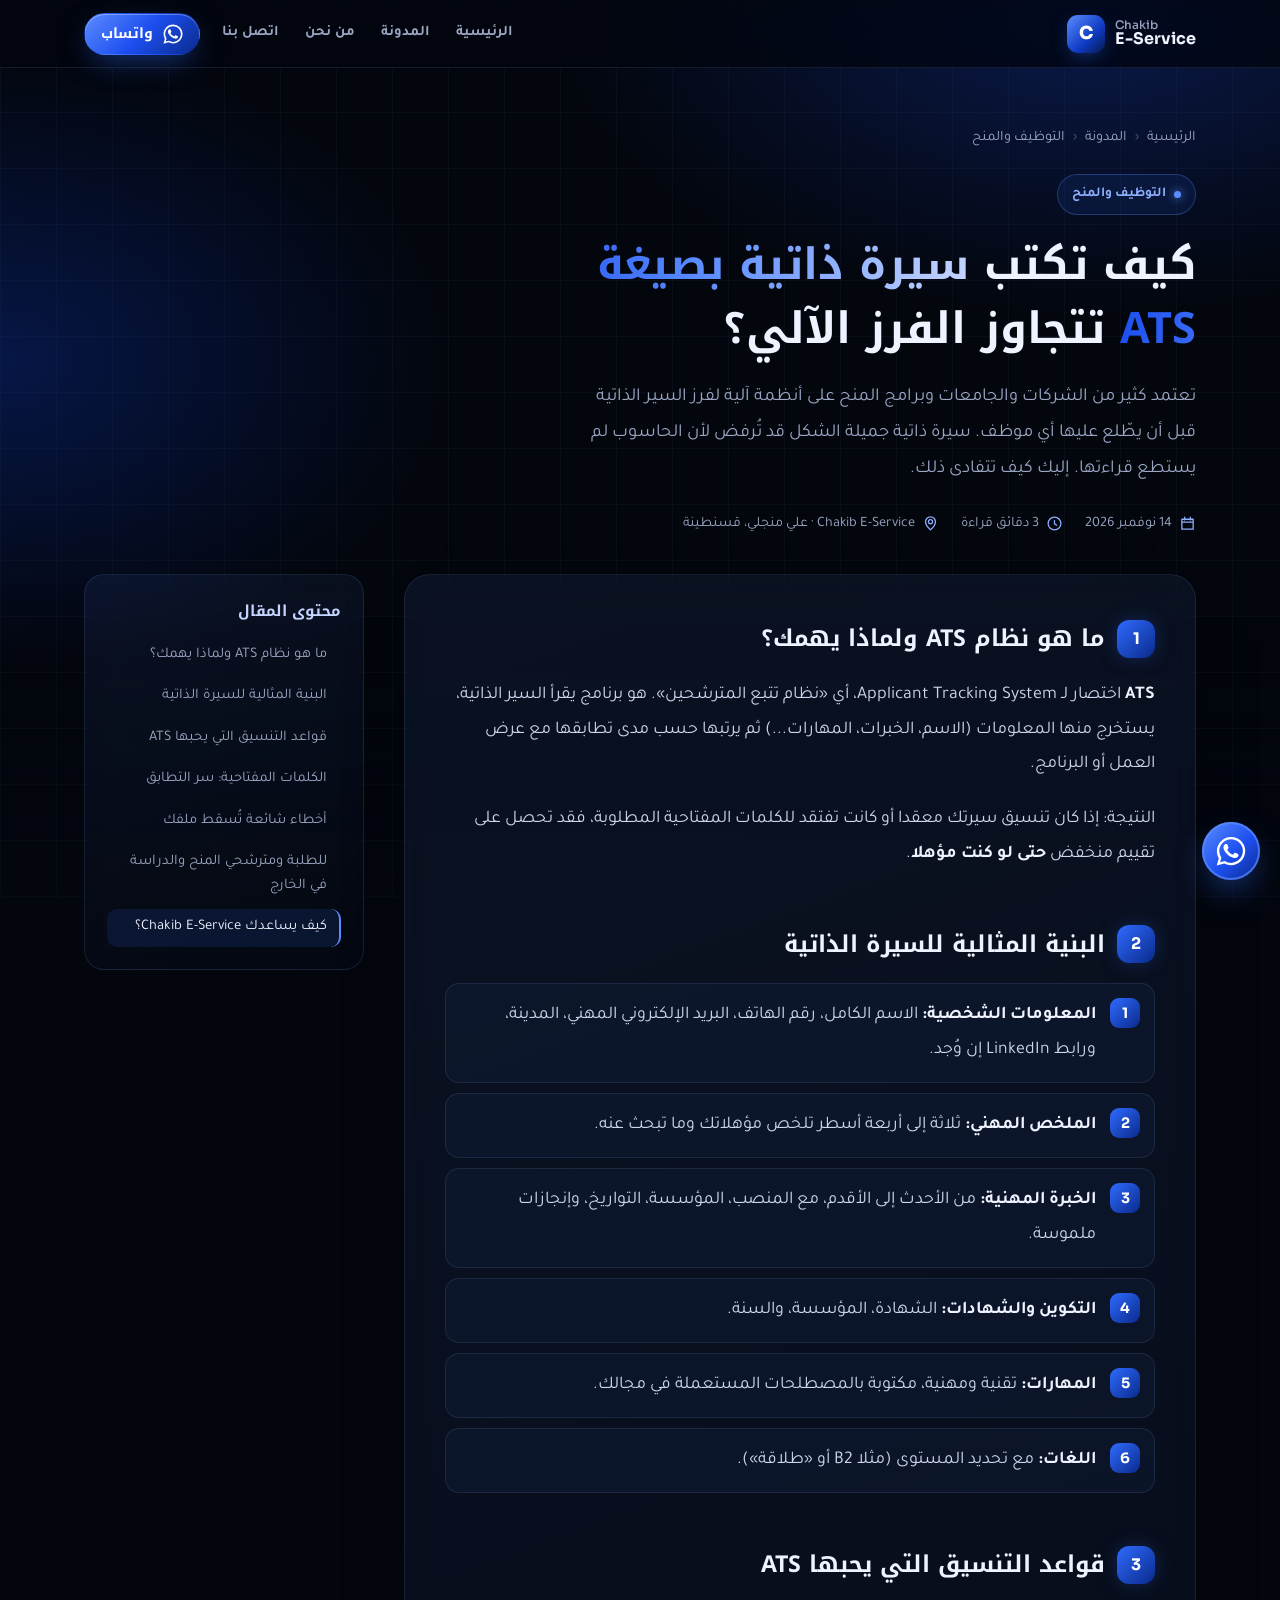
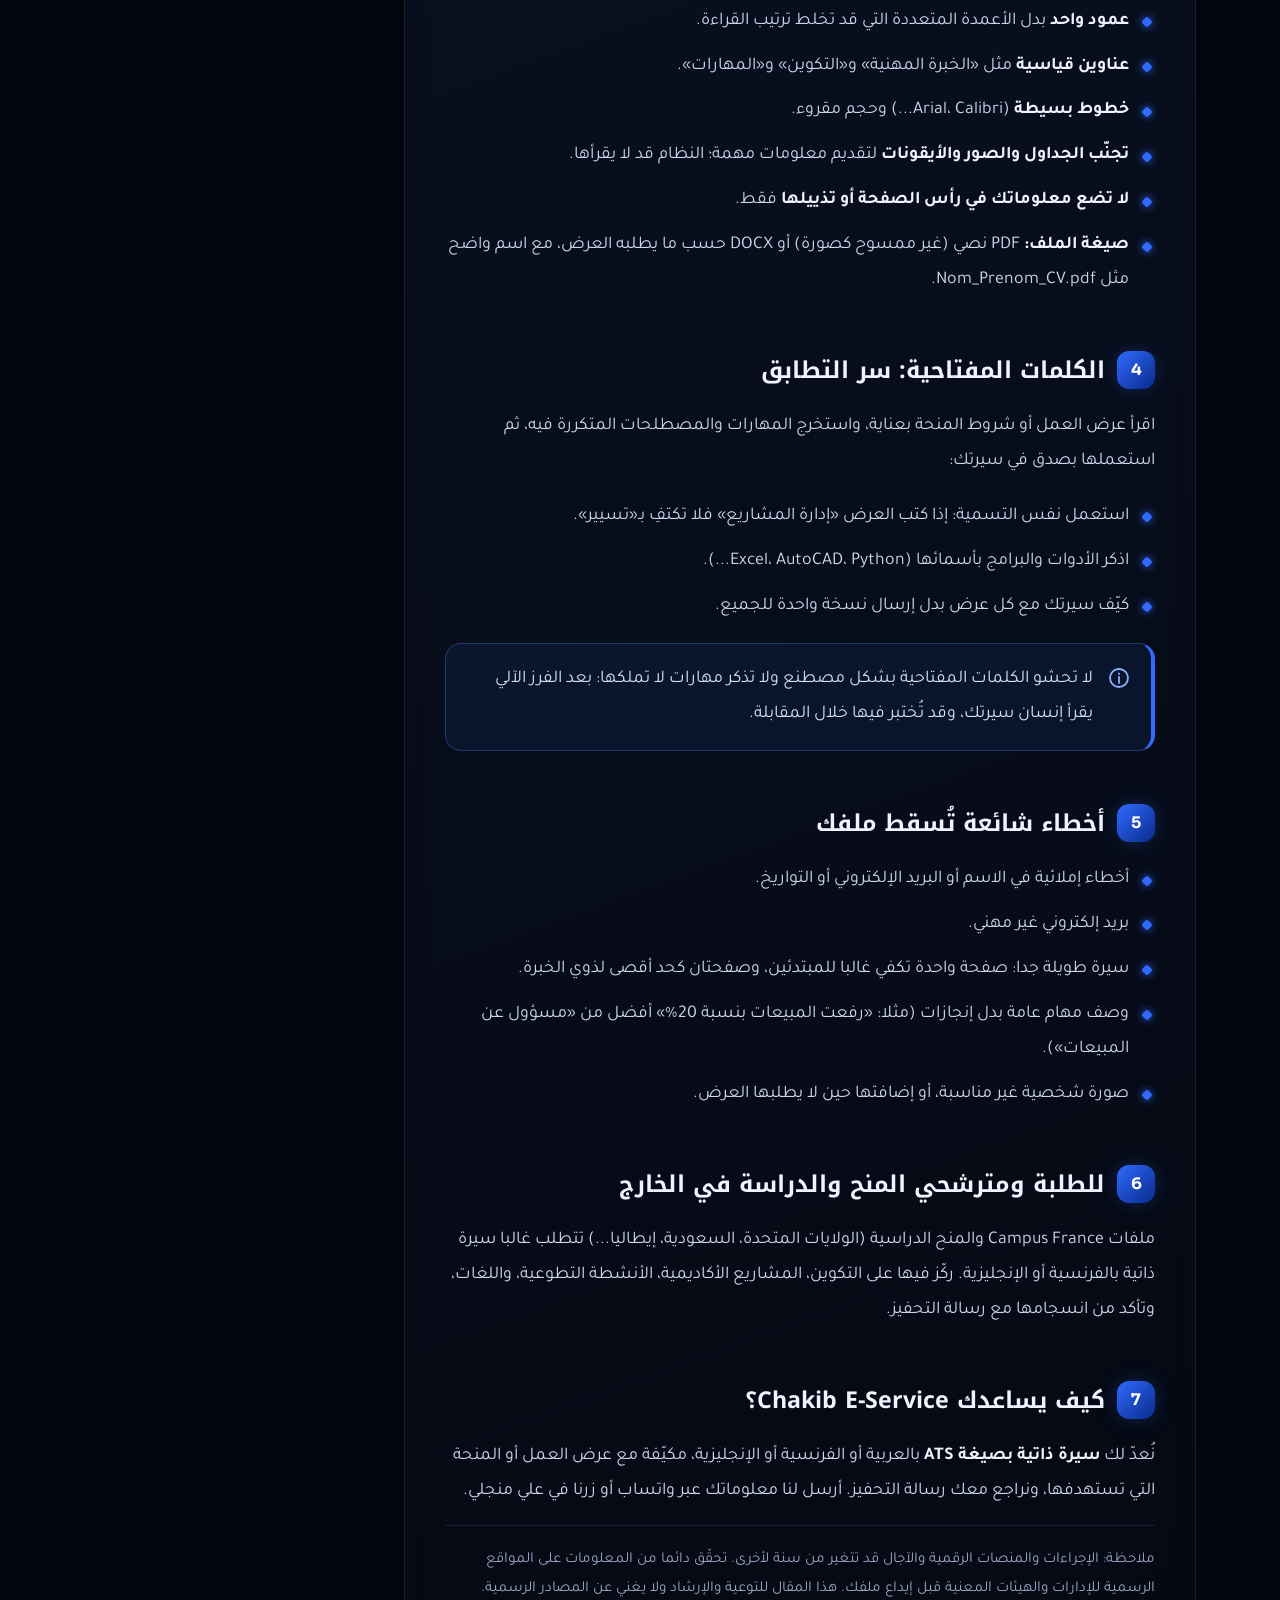
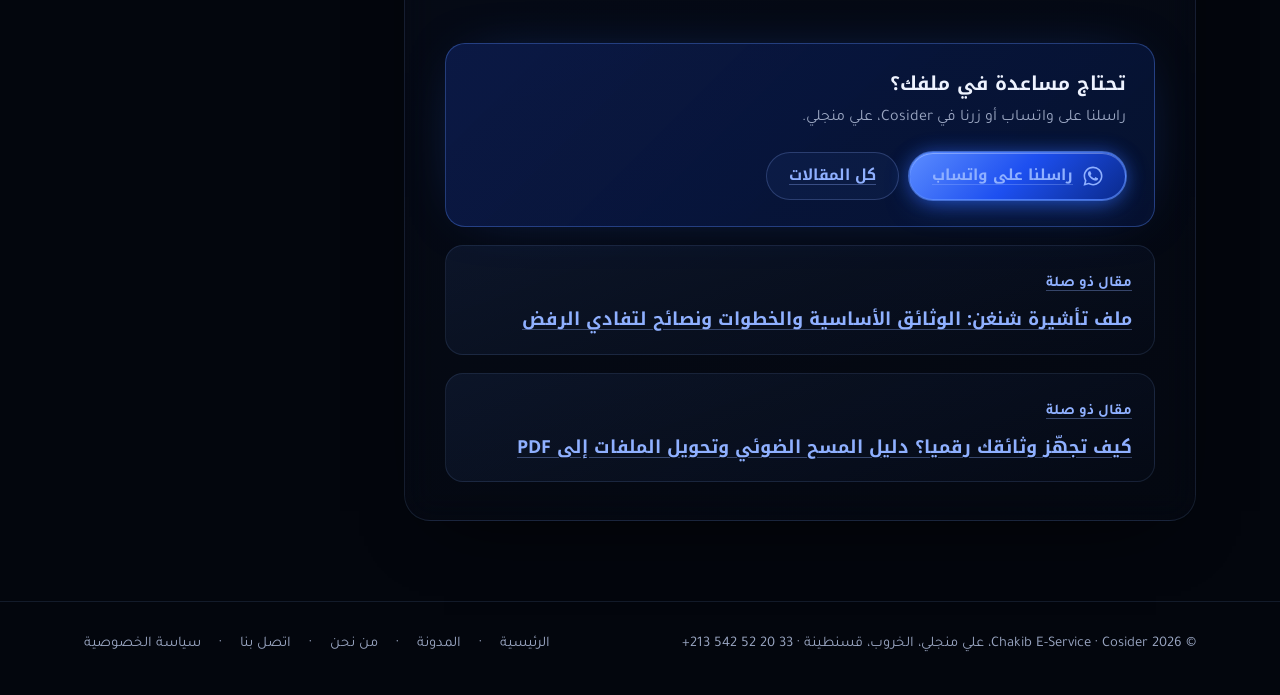
<file: articles/guide-cv-ats.html>
<!doctype html>
<html lang="ar" dir="rtl">
<head>
  <meta charset="utf-8">
  <meta name="viewport" content="width=device-width, initial-scale=1">
  <script async src="https://pagead2.googlesyndication.com/pagead/js/adsbygoogle.js?client=ca-pub-1681172419870926" crossorigin="anonymous"></script>
  <title>كيف تكتب سيرة ذاتية بصيغة ATS؟ دليل عملي | Chakib E-Service</title>
  <meta name="description" content="دليل عملي لكتابة سيرة ذاتية متوافقة مع أنظمة ATS: البنية المثالية، قواعد التنسيق، اختيار الكلمات المفتاحية، والأخطاء التي تُسقط ملفك قبل أن يقرأه أي شخص.">
  <meta name="robots" content="index, follow, max-image-preview:large, max-snippet:-1">
  <meta name="author" content="Chakib E-Service">
  <link rel="canonical" href="https://chakibeservice.netlify.app/articles/guide-cv-ats.html">
  <meta name="theme-color" content="#03060d">
  <meta property="og:type" content="article">
  <meta property="og:site_name" content="Chakib E-Service">
  <meta property="og:title" content="كيف تكتب سيرة ذاتية بصيغة ATS؟ دليل عملي | Chakib E-Service">
  <meta property="og:description" content="دليل عملي لكتابة سيرة ذاتية متوافقة مع أنظمة ATS: البنية المثالية، قواعد التنسيق، اختيار الكلمات المفتاحية، والأخطاء التي تُسقط ملفك قبل أن يقرأه أي شخص.">
  <meta property="og:url" content="https://chakibeservice.netlify.app/articles/guide-cv-ats.html">
  <meta property="og:image" content="https://chakibeservice.netlify.app/images/facade-e-service-ali-mendjeli.jpg">
  <meta property="og:image:alt" content="Façade de Chakib E-Service à Ali Mendjeli, Constantine">
  <meta property="og:locale" content="ar_DZ">
  <meta name="twitter:card" content="summary_large_image">
  <meta name="twitter:title" content="كيف تكتب سيرة ذاتية بصيغة ATS؟ دليل عملي | Chakib E-Service">
  <meta name="twitter:description" content="دليل عملي لكتابة سيرة ذاتية متوافقة مع أنظمة ATS: البنية المثالية، قواعد التنسيق، اختيار الكلمات المفتاحية، والأخطاء التي تُسقط ملفك قبل أن يقرأه أي شخص.">
  <meta name="twitter:image" content="https://chakibeservice.netlify.app/images/facade-e-service-ali-mendjeli.jpg">
  <meta property="article:published_time" content="2026-11-14">
  <meta property="article:section" content="التوظيف والمنح">
  <link rel="icon" href="../images/apple-touch-icon.png" type="image/png">
  <link rel="apple-touch-icon" href="../images/apple-touch-icon.png">
  <link rel="preload" as="font" type="font/woff2" href="../assets/fonts/noto-kufi-arabic-arabic-500-700.woff2" crossorigin>
  <link rel="preload" as="font" type="font/woff2" href="../assets/fonts/tajawal-arabic-400.woff2" crossorigin>
  <link rel="stylesheet" href="../assets/blog.css?v=4">
  <script type="application/ld+json">
{
  "@context": "https://schema.org",
  "@graph": [
    {
      "@type": "BlogPosting",
      "@id": "https://chakibeservice.netlify.app/articles/guide-cv-ats.html#article",
      "headline": "كيف تكتب سيرة ذاتية بصيغة ATS تتجاوز الفرز الآلي وتلفت انتباه المشغّل؟",
      "description": "دليل عملي لكتابة سيرة ذاتية متوافقة مع أنظمة ATS: البنية المثالية، قواعد التنسيق، اختيار الكلمات المفتاحية، والأخطاء التي تُسقط ملفك قبل أن يقرأه أي شخص.",
      "inLanguage": "ar-DZ",
      "datePublished": "2026-11-14",
      "dateModified": "2026-11-14",
      "url": "https://chakibeservice.netlify.app/articles/guide-cv-ats.html",
      "mainEntityOfPage": "https://chakibeservice.netlify.app/articles/guide-cv-ats.html",
      "image": "https://chakibeservice.netlify.app/images/facade-e-service-ali-mendjeli.jpg",
      "wordCount": 390,
      "articleSection": "التوظيف والمنح",
      "author": {
        "@type": "Organization",
        "name": "Chakib E-Service",
        "url": "https://chakibeservice.netlify.app/"
      },
      "publisher": {
        "@id": "https://chakibeservice.netlify.app/#business",
        "@type": "LocalBusiness",
        "name": "Chakib E-Service",
        "logo": {
          "@type": "ImageObject",
          "url": "https://chakibeservice.netlify.app/images/icon-512.png"
        }
      },
      "isPartOf": {
        "@id": "https://chakibeservice.netlify.app/articles/#blog"
      }
    },
    {
      "@type": "BreadcrumbList",
      "itemListElement": [
        {
          "@type": "ListItem",
          "position": 1,
          "name": "الرئيسية",
          "item": "https://chakibeservice.netlify.app/"
        },
        {
          "@type": "ListItem",
          "position": 2,
          "name": "المدونة",
          "item": "https://chakibeservice.netlify.app/articles/"
        },
        {
          "@type": "ListItem",
          "position": 3,
          "name": "كيف تكتب سيرة ذاتية بصيغة ATS تتجاوز الفرز الآلي وتلفت انتباه المشغّل؟",
          "item": "https://chakibeservice.netlify.app/articles/guide-cv-ats.html"
        }
      ]
    }
  ]
}
  </script>
</head>
<body>
  <svg width="0" height="0" style="position:absolute" aria-hidden="true">
    <symbol id="i-whatsapp" viewBox="0 0 24 24"><path fill="currentColor" d="M17.47 14.38c-.3-.15-1.76-.87-2.03-.97-.27-.1-.47-.15-.67.15-.2.3-.77.97-.94 1.17-.17.2-.35.22-.65.07-.3-.15-1.26-.46-2.4-1.48-.89-.79-1.49-1.77-1.66-2.07-.17-.3-.02-.46.13-.61.13-.13.3-.35.45-.52.15-.17.2-.3.3-.5.1-.2.05-.37-.03-.52-.07-.15-.67-1.62-.92-2.22-.24-.58-.49-.5-.67-.51h-.57c-.2 0-.52.07-.8.37-.27.3-1.04 1.02-1.04 2.48s1.07 2.88 1.21 3.08c.15.2 2.1 3.2 5.08 4.49.71.31 1.26.49 1.69.63.71.22 1.36.19 1.87.12.57-.09 1.76-.72 2-1.41.25-.7.25-1.29.17-1.41-.07-.13-.27-.2-.57-.35M12.05 21.5h-.01a9.4 9.4 0 0 1-4.8-1.32l-.34-.2-3.56.93.95-3.47-.22-.36a9.4 9.4 0 0 1-1.44-5.02c0-5.2 4.23-9.43 9.43-9.43 2.52 0 4.89.98 6.67 2.77a9.37 9.37 0 0 1 2.76 6.67c0 5.2-4.23 9.43-9.44 9.43m8.03-17.46A11.27 11.27 0 0 0 12.05.72C5.8.72.7 5.8.7 12.06c0 2 .52 3.95 1.52 5.67L.6 23.6l6.01-1.58a11.3 11.3 0 0 0 5.43 1.38h.01c6.25 0 11.34-5.09 11.34-11.34 0-3.03-1.18-5.88-3.32-8.02"/></symbol>
    <symbol id="i-instagram" viewBox="0 0 24 24"><path fill="currentColor" d="M12 2.16c3.2 0 3.58.01 4.85.07 1.17.05 1.8.25 2.23.41.56.22.96.48 1.38.9.42.42.68.82.9 1.38.16.42.36 1.06.41 2.23.06 1.27.07 1.65.07 4.85s-.01 3.58-.07 4.85c-.05 1.17-.25 1.8-.41 2.23-.22.56-.48.96-.9 1.38-.42.42-.82.68-1.38.9-.42.16-1.06.36-2.23.41-1.27.06-1.65.07-4.85.07s-3.58-.01-4.85-.07c-1.17-.05-1.8-.25-2.23-.41a3.72 3.72 0 0 1-1.38-.9 3.72 3.72 0 0 1-.9-1.38c-.16-.42-.36-1.06-.41-2.23C2.17 15.58 2.16 15.2 2.16 12s.01-3.58.07-4.85c.05-1.17.25-1.8.41-2.23.22-.56.48-.96.9-1.38.42-.42.82-.68 1.38-.9.42-.16 1.06-.36 2.23-.41C8.42 2.17 8.8 2.16 12 2.16M12 0C8.74 0 8.33.01 7.05.07 5.78.13 4.9.33 4.14.63a5.88 5.88 0 0 0-2.13 1.38A5.88 5.88 0 0 0 .63 4.14C.33 4.9.13 5.78.07 7.05.01 8.33 0 8.74 0 12s.01 3.67.07 4.95c.06 1.27.26 2.15.56 2.91.31.79.72 1.46 1.38 2.13a5.88 5.88 0 0 0 2.13 1.38c.76.3 1.64.5 2.91.56C8.33 23.99 8.74 24 12 24s3.67-.01 4.95-.07c1.27-.06 2.15-.26 2.91-.56a5.88 5.88 0 0 0 2.13-1.38 5.88 5.88 0 0 0 1.38-2.13c.3-.76.5-1.64.56-2.91.06-1.28.07-1.69.07-4.95s-.01-3.67-.07-4.95c-.06-1.27-.26-2.15-.56-2.91a5.88 5.88 0 0 0-1.38-2.13A5.88 5.88 0 0 0 19.86.63C19.1.33 18.22.13 16.95.07 15.67.01 15.26 0 12 0m0 5.84a6.16 6.16 0 1 0 0 12.32 6.16 6.16 0 0 0 0-12.32M12 16a4 4 0 1 1 0-8 4 4 0 0 1 0 8m6.4-11.85a1.44 1.44 0 1 0 0 2.88 1.44 1.44 0 0 0 0-2.88"/></symbol>
    <symbol id="i-tiktok" viewBox="0 0 24 24"><path fill="currentColor" d="M12.53.02C13.84 0 15.14.01 16.44 0c.08 1.53.63 3.09 1.75 4.17 1.12 1.11 2.7 1.62 4.24 1.79v4.03a10.7 10.7 0 0 1-4.2-.97c-.57-.26-1.1-.59-1.62-.93-.01 2.92.01 5.84-.02 8.75a7.64 7.64 0 0 1-1.35 3.94 7.45 7.45 0 0 1-5.92 3.21 7.29 7.29 0 0 1-4.08-1.03 7.54 7.54 0 0 1-3.65-5.71c-.02-.5-.03-1-.01-1.49a7.53 7.53 0 0 1 8.73-6.68c.02 1.48-.04 2.96-.04 4.44a3.43 3.43 0 0 0-4.38 2.12c-.21.51-.15 1.07-.14 1.61a3.41 3.41 0 0 0 3.52 2.88 3.37 3.37 0 0 0 2.78-1.62c.19-.33.4-.67.41-1.06.1-1.79.06-3.57.07-5.36.01-4.03-.01-8.05.02-12.07"/></symbol>
    <symbol id="i-facebook" viewBox="0 0 24 24"><path fill="currentColor" d="M24 12.07C24 5.41 18.63 0 12 0S0 5.4 0 12.07C0 18.1 4.39 23.1 10.13 24v-8.44H7.08v-3.49h3.04V9.41c0-3.02 1.8-4.7 4.54-4.7 1.31 0 2.68.24 2.68.24v2.97h-1.5c-1.5 0-1.96.93-1.96 1.89v2.26h3.32l-.53 3.5h-2.8V24C19.62 23.1 24 18.1 24 12.07"/></symbol>
    <symbol id="i-clock" viewBox="0 0 24 24"><path fill="none" stroke="currentColor" stroke-width="1.8" stroke-linecap="round" d="M12 21a9 9 0 1 0 0-18 9 9 0 0 0 0 18Zm0-13v4.5l3 2"/></symbol>
    <symbol id="i-cal" viewBox="0 0 24 24"><path fill="none" stroke="currentColor" stroke-width="1.8" stroke-linecap="round" stroke-linejoin="round" d="M4 6h16v14H4zM4 10h16M8 3v4M16 3v4"/></symbol>
    <symbol id="i-info" viewBox="0 0 24 24"><path fill="none" stroke="currentColor" stroke-width="1.8" stroke-linecap="round" d="M12 21a9 9 0 1 0 0-18 9 9 0 0 0 0 18Zm0-10v6m0-9.5v.5"/></symbol>
    <symbol id="i-pin" viewBox="0 0 24 24"><path fill="none" stroke="currentColor" stroke-width="1.8" stroke-linecap="round" stroke-linejoin="round" d="M12 21s-7-6.2-7-11.5a7 7 0 0 1 14 0C19 14.8 12 21 12 21Zm0-8.6a2.9 2.9 0 1 0 0-5.8 2.9 2.9 0 0 0 0 5.8Z"/></symbol>
    <symbol id="i-phone" viewBox="0 0 24 24"><path fill="none" stroke="currentColor" stroke-width="1.8" stroke-linecap="round" stroke-linejoin="round" d="M5 4h4l2 5-2.5 1.5a11 11 0 0 0 5 5L15 13l5 2v4a2 2 0 0 1-2 2A16 16 0 0 1 3 6a2 2 0 0 1 2-2Z"/></symbol>
    <symbol id="i-route" viewBox="0 0 24 24"><path fill="none" stroke="currentColor" stroke-width="1.9" stroke-linecap="round" stroke-linejoin="round" d="m3 11 18-8-8 18-2-8-8-2Z"/></symbol>
    <symbol id="i-shield" viewBox="0 0 24 24"><path fill="none" stroke="currentColor" stroke-width="1.8" stroke-linecap="round" stroke-linejoin="round" d="M12 3 4.5 6v5.5c0 4.6 3.2 8.3 7.5 9.5 4.3-1.2 7.5-4.9 7.5-9.5V6L12 3Zm-3 9 2.2 2.2L15.5 10"/></symbol>
  </svg>
  <div class="bg" aria-hidden="true"></div>
  <div class="progress" aria-hidden="true"></div>
  <header class="header">
    <div class="container">
      <a class="brand" href="../index.html" aria-label="Chakib E-Service, الصفحة الرئيسية"><span class="brand__mark">C</span><span class="brand__text">Chakib<b>E-Service</b></span></a>
      <nav class="header__nav" aria-label="القائمة">
        <div class="subnav"><a class="" href="../index.html">الرئيسية</a><a class="keep" href="../articles/index.html">المدونة</a><a class="" href="../a-propos.html">من نحن</a><a class="" href="../contact.html">اتصل بنا</a></div>
        <a class="btn btn--primary btn--sm" href="https://wa.me/213542522033" target="_blank" rel="noopener" aria-label="واتساب"><svg aria-hidden="true"><use href="#i-whatsapp"/></svg><span>واتساب</span></a>
      </nav>
    </div>
  </header>

  <main>
    <section class="a-hero">
      <div class="container">
        <nav class="crumbs reveal" aria-label="مسار التنقل"><a href="../index.html">الرئيسية</a><span aria-hidden="true">‹</span><a href="../articles/index.html">المدونة</a><span aria-hidden="true">‹</span><span>التوظيف والمنح</span></nav>
        <p class="tag reveal">التوظيف والمنح</p>
        <h1 class="reveal" style="--d:80ms">كيف تكتب <span>سيرة ذاتية بصيغة ATS</span> تتجاوز الفرز الآلي؟</h1>
        <p class="a-lead reveal" style="--d:140ms">تعتمد كثير من الشركات والجامعات وبرامج المنح على أنظمة آلية لفرز السير الذاتية قبل أن يطّلع عليها أي موظف. سيرة ذاتية جميلة الشكل قد تُرفض لأن الحاسوب لم يستطع قراءتها. إليك كيف تتفادى ذلك.</p>
        <div class="meta reveal" style="--d:200ms">
          <span><svg aria-hidden="true"><use href="#i-cal"/></svg><time datetime="2026-11-14">14 نوفمبر 2026</time></span>
          <span><svg aria-hidden="true"><use href="#i-clock"/></svg>3 دقائق قراءة</span>
          <span><svg aria-hidden="true"><use href="#i-pin"/></svg>Chakib E-Service · علي منجلي، قسنطينة</span>
        </div>
      </div>
    </section>

    <div class="container a-layout">
      <article class="prose reveal">
        <h2 id="ats" class="reveal"><span class="n">1</span>ما هو نظام ATS ولماذا يهمك؟</h2><p class="reveal"><strong>ATS</strong> اختصار لـ <span dir="ltr">Applicant Tracking System</span>، أي «نظام تتبع المترشحين». هو برنامج يقرأ السير الذاتية، يستخرج منها المعلومات (الاسم، الخبرات، المهارات...) ثم يرتبها حسب مدى تطابقها مع عرض العمل أو البرنامج.</p><p class="reveal">النتيجة: إذا كان تنسيق سيرتك معقدا أو كانت تفتقد للكلمات المفتاحية المطلوبة، فقد تحصل على تقييم منخفض <strong>حتى لو كنت مؤهلا</strong>.</p><h2 id="structure" class="reveal"><span class="n">2</span>البنية المثالية للسيرة الذاتية</h2><ol class="reveal"><li><strong>المعلومات الشخصية:</strong> الاسم الكامل، رقم الهاتف، البريد الإلكتروني المهني، المدينة، ورابط LinkedIn إن وُجد.</li><li><strong>الملخص المهني:</strong> ثلاثة إلى أربعة أسطر تلخص مؤهلاتك وما تبحث عنه.</li><li><strong>الخبرة المهنية:</strong> من الأحدث إلى الأقدم، مع المنصب، المؤسسة، التواريخ، وإنجازات ملموسة.</li><li><strong>التكوين والشهادات:</strong> الشهادة، المؤسسة، والسنة.</li><li><strong>المهارات:</strong> تقنية ومهنية، مكتوبة بالمصطلحات المستعملة في مجالك.</li><li><strong>اللغات:</strong> مع تحديد المستوى (مثلا B2 أو «طلاقة»).</li></ol><h2 id="format" class="reveal"><span class="n">3</span>قواعد التنسيق التي يحبها ATS</h2><ul class="reveal"><li><strong>عمود واحد</strong> بدل الأعمدة المتعددة التي قد تخلط ترتيب القراءة.</li><li><strong>عناوين قياسية</strong> مثل «الخبرة المهنية» و«التكوين» و«المهارات».</li><li><strong>خطوط بسيطة</strong> (Arial، Calibri...) وحجم مقروء.</li><li><strong>تجنّب الجداول والصور والأيقونات</strong> لتقديم معلومات مهمة؛ النظام قد لا يقرأها.</li><li><strong>لا تضع معلوماتك في رأس الصفحة أو تذييلها</strong> فقط.</li><li><strong>صيغة الملف:</strong> PDF نصي (غير ممسوح كصورة) أو DOCX حسب ما يطلبه العرض، مع اسم واضح مثل <span dir="ltr">Nom_Prenom_CV.pdf</span>.</li></ul><h2 id="keywords" class="reveal"><span class="n">4</span>الكلمات المفتاحية: سر التطابق</h2><p class="reveal">اقرأ عرض العمل أو شروط المنحة بعناية، واستخرج المهارات والمصطلحات المتكررة فيه، ثم استعملها بصدق في سيرتك:</p><ul class="reveal"><li>استعمل نفس التسمية: إذا كتب العرض «إدارة المشاريع» فلا تكتفِ بـ«تسيير».</li><li>اذكر الأدوات والبرامج بأسمائها (Excel، AutoCAD، Python...).</li><li>كيّف سيرتك مع كل عرض بدل إرسال نسخة واحدة للجميع.</li></ul><div class="note reveal"><svg aria-hidden="true"><use href="#i-info"/></svg><p>لا تحشو الكلمات المفتاحية بشكل مصطنع ولا تذكر مهارات لا تملكها: بعد الفرز الآلي يقرأ إنسان سيرتك، وقد تُختبر فيها خلال المقابلة.</p></div><h2 id="erreurs" class="reveal"><span class="n">5</span>أخطاء شائعة تُسقط ملفك</h2><ul class="reveal"><li>أخطاء إملائية في الاسم أو البريد الإلكتروني أو التواريخ.</li><li>بريد إلكتروني غير مهني.</li><li>سيرة طويلة جدا: صفحة واحدة تكفي غالبا للمبتدئين، وصفحتان كحد أقصى لذوي الخبرة.</li><li>وصف مهام عامة بدل إنجازات (مثلا: «رفعت المبيعات بنسبة 20%» أفضل من «مسؤول عن المبيعات»).</li><li>صورة شخصية غير مناسبة، أو إضافتها حين لا يطلبها العرض.</li></ul><h2 id="etudiants" class="reveal"><span class="n">6</span>للطلبة ومترشحي المنح والدراسة في الخارج</h2><p class="reveal">ملفات Campus France والمنح الدراسية (الولايات المتحدة، السعودية، إيطاليا...) تتطلب غالبا سيرة ذاتية بالفرنسية أو الإنجليزية. ركّز فيها على التكوين، المشاريع الأكاديمية، الأنشطة التطوعية، واللغات، وتأكد من انسجامها مع رسالة التحفيز.</p><h2 id="aide" class="reveal"><span class="n">7</span>كيف يساعدك Chakib E-Service؟</h2><p class="reveal">نُعدّ لك <strong>سيرة ذاتية بصيغة ATS</strong> بالعربية أو الفرنسية أو الإنجليزية، مكيّفة مع عرض العمل أو المنحة التي تستهدفها، ونراجع معك رسالة التحفيز. أرسل لنا معلوماتك عبر واتساب أو زرنا في علي منجلي.</p>
        <p class="disclaimer">ملاحظة: الإجراءات والمنصات الرقمية والآجال قد تتغير من سنة لأخرى. تحقّق دائما من المعلومات على المواقع الرسمية للإدارات والهيئات المعنية قبل إيداع ملفك. هذا المقال للتوعية والإرشاد ولا يغني عن المصادر الرسمية.</p>
        <div class="cta">
          <div><h3>تحتاج مساعدة في ملفك؟</h3><p>راسلنا على واتساب أو زرنا في Cosider، علي منجلي.</p></div>
          <div class="btns">
            <a class="btn btn--primary btn--pulse" href="https://wa.me/213542522033?text=%D8%A7%D9%84%D8%B3%D9%84%D8%A7%D9%85%20%D8%B9%D9%84%D9%8A%D9%83%D9%85%D8%8C%20%D9%82%D8%B1%D8%A3%D8%AA%20%D9%85%D9%82%D8%A7%D9%84%20%C2%AB%D9%83%D9%8A%D9%81%20%D8%AA%D9%83%D8%AA%D8%A8%20%D8%B3%D9%8A%D8%B1%D8%A9%20%D8%B0%D8%A7%D8%AA%D9%8A%D8%A9%20%D8%A8%D8%B5%D9%8A%D8%BA%D8%A9%20ATS%20%D8%AA%D8%AA%D8%AC%D8%A7%D9%88%D8%B2%20%D8%A7%D9%84%D9%81%D8%B1%D8%B2%20%D8%A7%D9%84%D8%A2%D9%84%D9%8A%20%D9%88%D8%AA%D9%84%D9%81%D8%AA%20%D8%A7%D9%86%D8%AA%D8%A8%D8%A7%D9%87%20%D8%A7%D9%84%D9%85%D8%B4%D8%BA%D9%91%D9%84%D8%9F%C2%BB%20%D9%88%D8%A3%D8%AD%D8%AA%D8%A7%D8%AC%20%D9%85%D8%B3%D8%A7%D8%B9%D8%AF%D8%A9." target="_blank" rel="noopener"><svg aria-hidden="true"><use href="#i-whatsapp"/></svg><span>راسلنا على واتساب</span></a>
            <a class="btn btn--ghost" href="index.html">كل المقالات</a>
          </div>
        </div>
        <a class="related" href="guide-dossier-visa-schengen.html"><small>مقال ذو صلة</small><b>ملف تأشيرة شنغن: الوثائق الأساسية والخطوات ونصائح لتفادي الرفض</b></a><a class="related" href="guide-numerisation-documents-pdf.html"><small>مقال ذو صلة</small><b>كيف تجهّز وثائقك رقميا؟ دليل المسح الضوئي وتحويل الملفات إلى PDF</b></a>
      </article>
      <aside class="toc reveal" aria-label="محتوى المقال">
        <b>محتوى المقال</b>
        <ol><li><a href="#ats">ما هو نظام ATS ولماذا يهمك؟</a></li><li><a href="#structure">البنية المثالية للسيرة الذاتية</a></li><li><a href="#format">قواعد التنسيق التي يحبها ATS</a></li><li><a href="#keywords">الكلمات المفتاحية: سر التطابق</a></li><li><a href="#erreurs">أخطاء شائعة تُسقط ملفك</a></li><li><a href="#etudiants">للطلبة ومترشحي المنح والدراسة في الخارج</a></li><li><a href="#aide">كيف يساعدك Chakib E-Service؟</a></li></ol>
      </aside>
    </div>
  </main>

  <footer class="footer">
    <div class="container">
      <p>© <span id="year">2026</span> Chakib E-Service · Cosider، علي منجلي، الخروب، قسنطينة · <a href="tel:+213542522033" dir="ltr">+213 542 52 20 33</a></p>
      <nav class="footer__links" aria-label="روابط"><a href="../index.html">الرئيسية</a> · <a href="../articles/index.html">المدونة</a> · <a href="../a-propos.html">من نحن</a> · <a href="../contact.html">اتصل بنا</a> · <a href="../politique-de-confidentialite.html">سياسة الخصوصية</a></nav>
    </div>
  </footer>
  <a class="fab" href="https://wa.me/213542522033" target="_blank" rel="noopener" aria-label="راسلنا على واتساب"><svg aria-hidden="true"><use href="#i-whatsapp"/></svg></a>
  <script src="../assets/blog.js?v=4" defer></script>
</body>
</html>
</file>
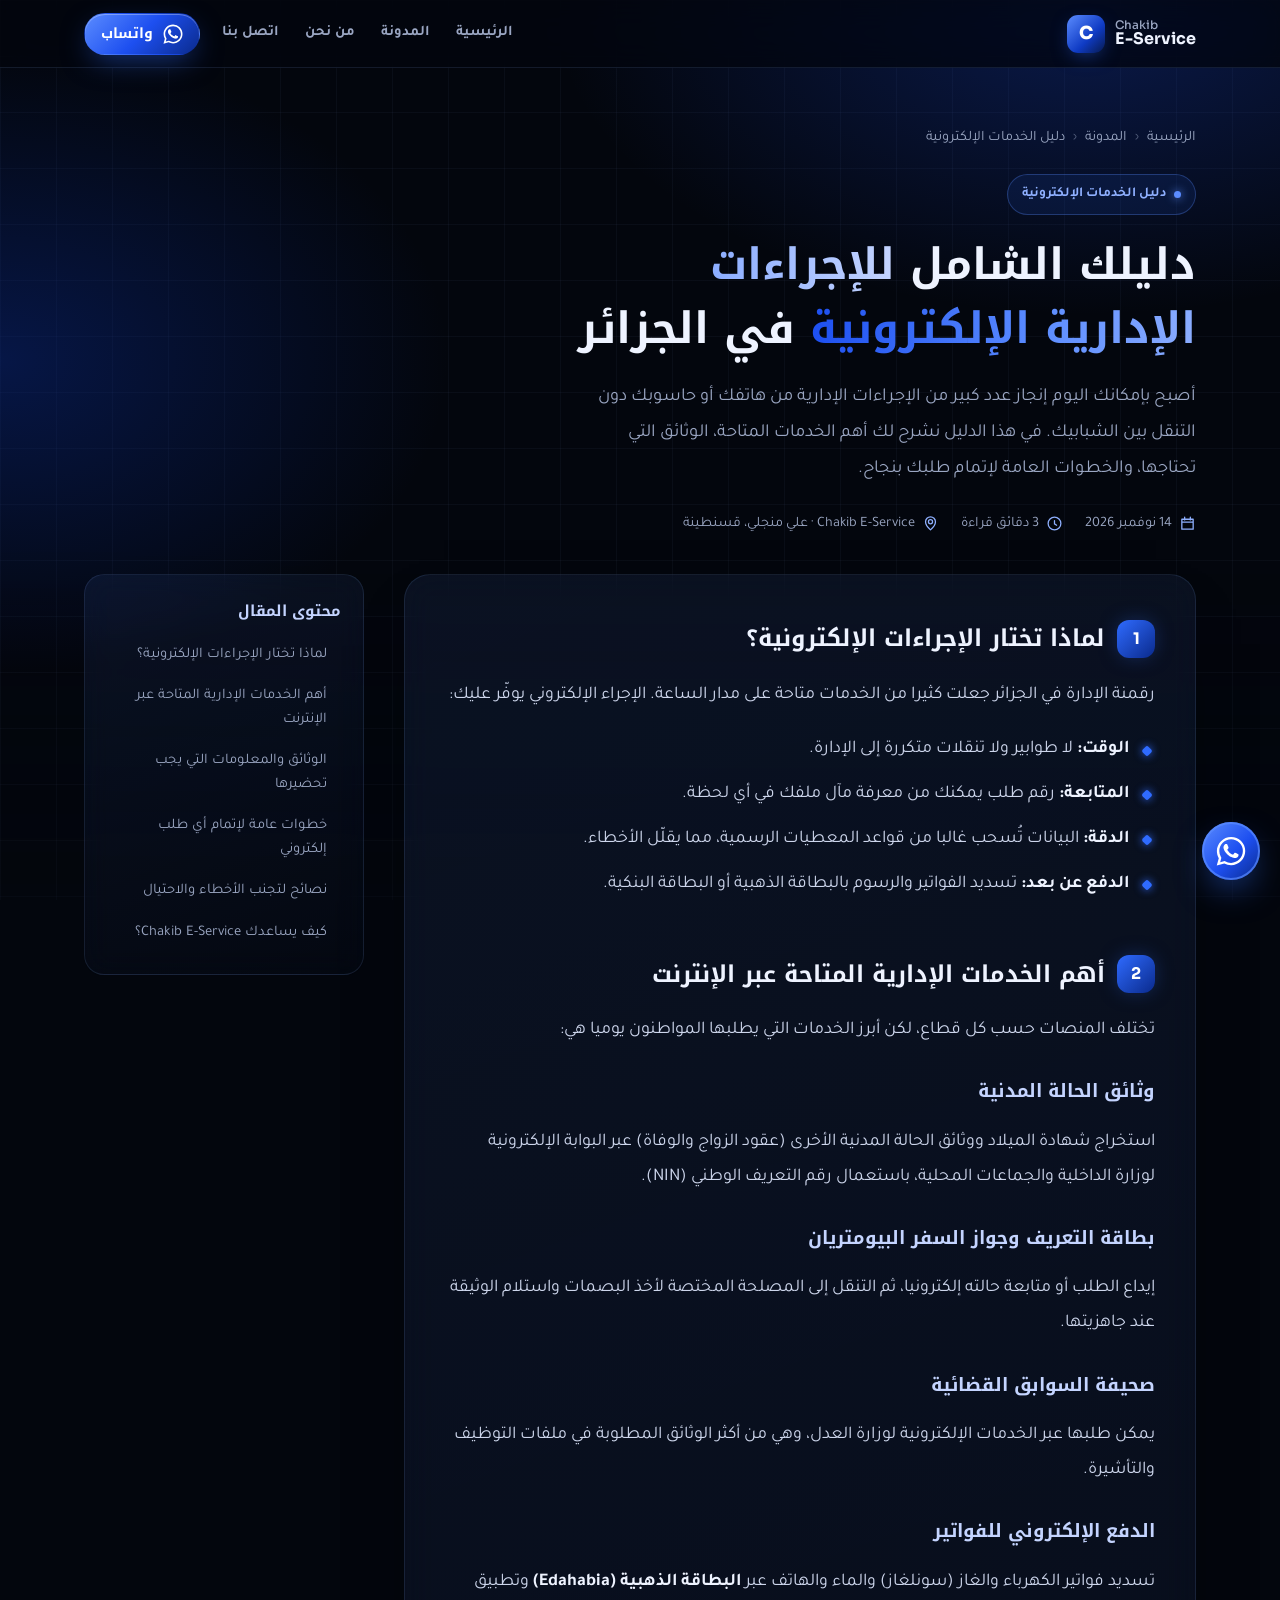
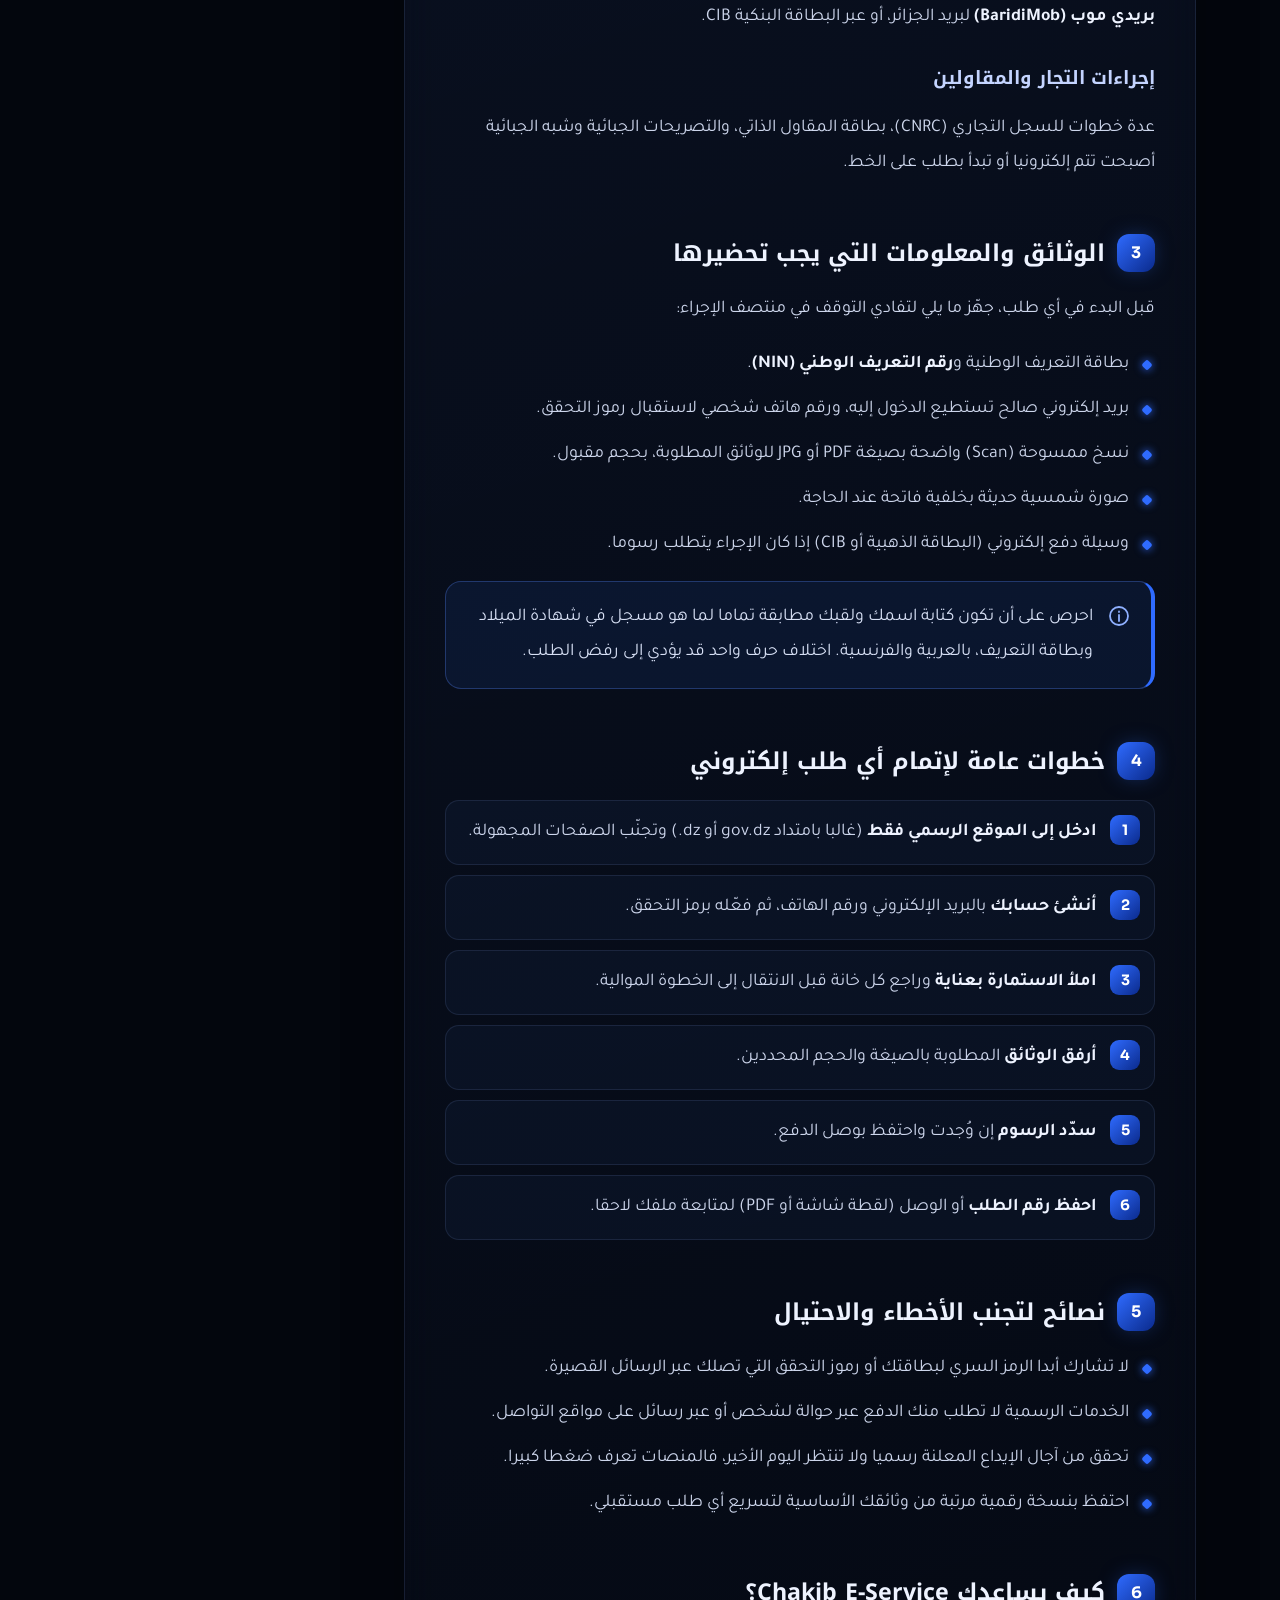
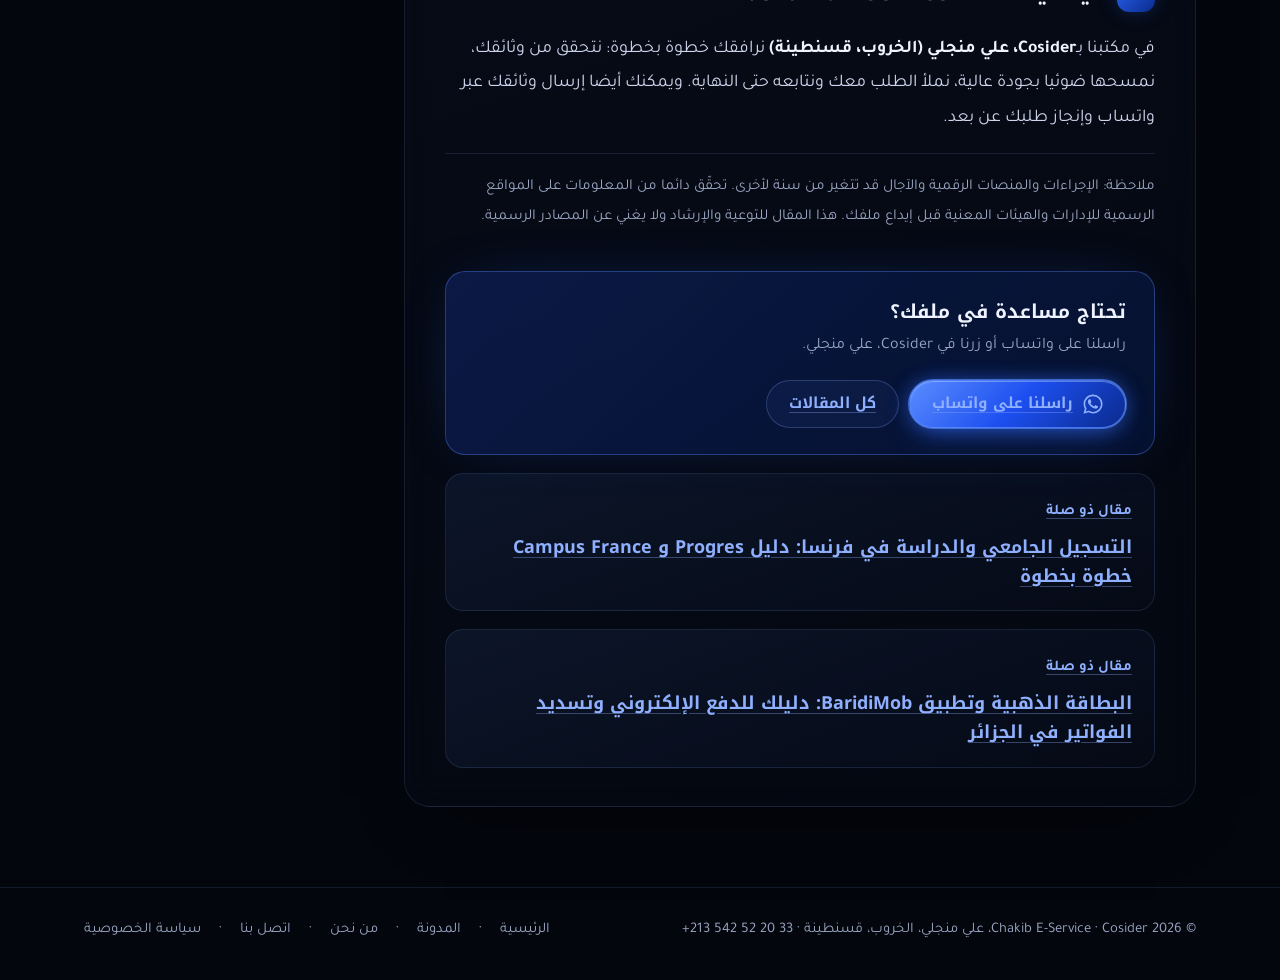
<file: articles/guide-demarches-administratives-en-ligne-algerie.html>
<!doctype html>
<html lang="ar" dir="rtl">
<head>
  <meta charset="utf-8">
  <meta name="viewport" content="width=device-width, initial-scale=1">
  <script async src="https://pagead2.googlesyndication.com/pagead/js/adsbygoogle.js?client=ca-pub-1681172419870926" crossorigin="anonymous"></script>
  <title>دليل الإجراءات الإدارية الإلكترونية في الجزائر | Chakib E-Service</title>
  <meta name="description" content="تعرّف على أهم الخدمات الإدارية المتاحة عبر الإنترنت في الجزائر: وثائق الحالة المدنية، بطاقة التعريف وجواز السفر البيومتريان، الدفع الإلكتروني للفواتير، والوثائق التي يجب تحضيرها مع نصائح لتجنب الأخطاء.">
  <meta name="robots" content="index, follow, max-image-preview:large, max-snippet:-1">
  <meta name="author" content="Chakib E-Service">
  <link rel="canonical" href="https://chakibeservice.netlify.app/articles/guide-demarches-administratives-en-ligne-algerie.html">
  <meta name="theme-color" content="#03060d">
  <meta property="og:type" content="article">
  <meta property="og:site_name" content="Chakib E-Service">
  <meta property="og:title" content="دليل الإجراءات الإدارية الإلكترونية في الجزائر | Chakib E-Service">
  <meta property="og:description" content="تعرّف على أهم الخدمات الإدارية المتاحة عبر الإنترنت في الجزائر: وثائق الحالة المدنية، بطاقة التعريف وجواز السفر البيومتريان، الدفع الإلكتروني للفواتير، والوثائق التي يجب تحضيرها مع نصائح لتجنب الأخطاء.">
  <meta property="og:url" content="https://chakibeservice.netlify.app/articles/guide-demarches-administratives-en-ligne-algerie.html">
  <meta property="og:image" content="https://chakibeservice.netlify.app/images/facade-e-service-ali-mendjeli.jpg">
  <meta property="og:image:alt" content="Façade de Chakib E-Service à Ali Mendjeli, Constantine">
  <meta property="og:locale" content="ar_DZ">
  <meta name="twitter:card" content="summary_large_image">
  <meta name="twitter:title" content="دليل الإجراءات الإدارية الإلكترونية في الجزائر | Chakib E-Service">
  <meta name="twitter:description" content="تعرّف على أهم الخدمات الإدارية المتاحة عبر الإنترنت في الجزائر: وثائق الحالة المدنية، بطاقة التعريف وجواز السفر البيومتريان، الدفع الإلكتروني للفواتير، والوثائق التي يجب تحضيرها مع نصائح لتجنب الأخطاء.">
  <meta name="twitter:image" content="https://chakibeservice.netlify.app/images/facade-e-service-ali-mendjeli.jpg">
  <meta property="article:published_time" content="2026-11-14">
  <meta property="article:section" content="دليل الخدمات الإلكترونية">
  <link rel="icon" href="../images/apple-touch-icon.png" type="image/png">
  <link rel="apple-touch-icon" href="../images/apple-touch-icon.png">
  <link rel="preload" as="font" type="font/woff2" href="../assets/fonts/noto-kufi-arabic-arabic-500-700.woff2" crossorigin>
  <link rel="preload" as="font" type="font/woff2" href="../assets/fonts/tajawal-arabic-400.woff2" crossorigin>
  <link rel="stylesheet" href="../assets/blog.css?v=4">
  <script type="application/ld+json">
{
  "@context": "https://schema.org",
  "@graph": [
    {
      "@type": "BlogPosting",
      "@id": "https://chakibeservice.netlify.app/articles/guide-demarches-administratives-en-ligne-algerie.html#article",
      "headline": "دليلك الشامل للإجراءات الإدارية الإلكترونية في الجزائر",
      "description": "تعرّف على أهم الخدمات الإدارية المتاحة عبر الإنترنت في الجزائر: وثائق الحالة المدنية، بطاقة التعريف وجواز السفر البيومتريان، الدفع الإلكتروني للفواتير، والوثائق التي يجب تحضيرها مع نصائح لتجنب الأخطاء.",
      "inLanguage": "ar-DZ",
      "datePublished": "2026-11-14",
      "dateModified": "2026-11-14",
      "url": "https://chakibeservice.netlify.app/articles/guide-demarches-administratives-en-ligne-algerie.html",
      "mainEntityOfPage": "https://chakibeservice.netlify.app/articles/guide-demarches-administratives-en-ligne-algerie.html",
      "image": "https://chakibeservice.netlify.app/images/facade-e-service-ali-mendjeli.jpg",
      "wordCount": 456,
      "articleSection": "دليل الخدمات الإلكترونية",
      "author": {
        "@type": "Organization",
        "name": "Chakib E-Service",
        "url": "https://chakibeservice.netlify.app/"
      },
      "publisher": {
        "@id": "https://chakibeservice.netlify.app/#business",
        "@type": "LocalBusiness",
        "name": "Chakib E-Service",
        "logo": {
          "@type": "ImageObject",
          "url": "https://chakibeservice.netlify.app/images/icon-512.png"
        }
      },
      "isPartOf": {
        "@id": "https://chakibeservice.netlify.app/articles/#blog"
      }
    },
    {
      "@type": "BreadcrumbList",
      "itemListElement": [
        {
          "@type": "ListItem",
          "position": 1,
          "name": "الرئيسية",
          "item": "https://chakibeservice.netlify.app/"
        },
        {
          "@type": "ListItem",
          "position": 2,
          "name": "المدونة",
          "item": "https://chakibeservice.netlify.app/articles/"
        },
        {
          "@type": "ListItem",
          "position": 3,
          "name": "دليلك الشامل للإجراءات الإدارية الإلكترونية في الجزائر",
          "item": "https://chakibeservice.netlify.app/articles/guide-demarches-administratives-en-ligne-algerie.html"
        }
      ]
    }
  ]
}
  </script>
</head>
<body>
  <svg width="0" height="0" style="position:absolute" aria-hidden="true">
    <symbol id="i-whatsapp" viewBox="0 0 24 24"><path fill="currentColor" d="M17.47 14.38c-.3-.15-1.76-.87-2.03-.97-.27-.1-.47-.15-.67.15-.2.3-.77.97-.94 1.17-.17.2-.35.22-.65.07-.3-.15-1.26-.46-2.4-1.48-.89-.79-1.49-1.77-1.66-2.07-.17-.3-.02-.46.13-.61.13-.13.3-.35.45-.52.15-.17.2-.3.3-.5.1-.2.05-.37-.03-.52-.07-.15-.67-1.62-.92-2.22-.24-.58-.49-.5-.67-.51h-.57c-.2 0-.52.07-.8.37-.27.3-1.04 1.02-1.04 2.48s1.07 2.88 1.21 3.08c.15.2 2.1 3.2 5.08 4.49.71.31 1.26.49 1.69.63.71.22 1.36.19 1.87.12.57-.09 1.76-.72 2-1.41.25-.7.25-1.29.17-1.41-.07-.13-.27-.2-.57-.35M12.05 21.5h-.01a9.4 9.4 0 0 1-4.8-1.32l-.34-.2-3.56.93.95-3.47-.22-.36a9.4 9.4 0 0 1-1.44-5.02c0-5.2 4.23-9.43 9.43-9.43 2.52 0 4.89.98 6.67 2.77a9.37 9.37 0 0 1 2.76 6.67c0 5.2-4.23 9.43-9.44 9.43m8.03-17.46A11.27 11.27 0 0 0 12.05.72C5.8.72.7 5.8.7 12.06c0 2 .52 3.95 1.52 5.67L.6 23.6l6.01-1.58a11.3 11.3 0 0 0 5.43 1.38h.01c6.25 0 11.34-5.09 11.34-11.34 0-3.03-1.18-5.88-3.32-8.02"/></symbol>
    <symbol id="i-instagram" viewBox="0 0 24 24"><path fill="currentColor" d="M12 2.16c3.2 0 3.58.01 4.85.07 1.17.05 1.8.25 2.23.41.56.22.96.48 1.38.9.42.42.68.82.9 1.38.16.42.36 1.06.41 2.23.06 1.27.07 1.65.07 4.85s-.01 3.58-.07 4.85c-.05 1.17-.25 1.8-.41 2.23-.22.56-.48.96-.9 1.38-.42.42-.82.68-1.38.9-.42.16-1.06.36-2.23.41-1.27.06-1.65.07-4.85.07s-3.58-.01-4.85-.07c-1.17-.05-1.8-.25-2.23-.41a3.72 3.72 0 0 1-1.38-.9 3.72 3.72 0 0 1-.9-1.38c-.16-.42-.36-1.06-.41-2.23C2.17 15.58 2.16 15.2 2.16 12s.01-3.58.07-4.85c.05-1.17.25-1.8.41-2.23.22-.56.48-.96.9-1.38.42-.42.82-.68 1.38-.9.42-.16 1.06-.36 2.23-.41C8.42 2.17 8.8 2.16 12 2.16M12 0C8.74 0 8.33.01 7.05.07 5.78.13 4.9.33 4.14.63a5.88 5.88 0 0 0-2.13 1.38A5.88 5.88 0 0 0 .63 4.14C.33 4.9.13 5.78.07 7.05.01 8.33 0 8.74 0 12s.01 3.67.07 4.95c.06 1.27.26 2.15.56 2.91.31.79.72 1.46 1.38 2.13a5.88 5.88 0 0 0 2.13 1.38c.76.3 1.64.5 2.91.56C8.33 23.99 8.74 24 12 24s3.67-.01 4.95-.07c1.27-.06 2.15-.26 2.91-.56a5.88 5.88 0 0 0 2.13-1.38 5.88 5.88 0 0 0 1.38-2.13c.3-.76.5-1.64.56-2.91.06-1.28.07-1.69.07-4.95s-.01-3.67-.07-4.95c-.06-1.27-.26-2.15-.56-2.91a5.88 5.88 0 0 0-1.38-2.13A5.88 5.88 0 0 0 19.86.63C19.1.33 18.22.13 16.95.07 15.67.01 15.26 0 12 0m0 5.84a6.16 6.16 0 1 0 0 12.32 6.16 6.16 0 0 0 0-12.32M12 16a4 4 0 1 1 0-8 4 4 0 0 1 0 8m6.4-11.85a1.44 1.44 0 1 0 0 2.88 1.44 1.44 0 0 0 0-2.88"/></symbol>
    <symbol id="i-tiktok" viewBox="0 0 24 24"><path fill="currentColor" d="M12.53.02C13.84 0 15.14.01 16.44 0c.08 1.53.63 3.09 1.75 4.17 1.12 1.11 2.7 1.62 4.24 1.79v4.03a10.7 10.7 0 0 1-4.2-.97c-.57-.26-1.1-.59-1.62-.93-.01 2.92.01 5.84-.02 8.75a7.64 7.64 0 0 1-1.35 3.94 7.45 7.45 0 0 1-5.92 3.21 7.29 7.29 0 0 1-4.08-1.03 7.54 7.54 0 0 1-3.65-5.71c-.02-.5-.03-1-.01-1.49a7.53 7.53 0 0 1 8.73-6.68c.02 1.48-.04 2.96-.04 4.44a3.43 3.43 0 0 0-4.38 2.12c-.21.51-.15 1.07-.14 1.61a3.41 3.41 0 0 0 3.52 2.88 3.37 3.37 0 0 0 2.78-1.62c.19-.33.4-.67.41-1.06.1-1.79.06-3.57.07-5.36.01-4.03-.01-8.05.02-12.07"/></symbol>
    <symbol id="i-facebook" viewBox="0 0 24 24"><path fill="currentColor" d="M24 12.07C24 5.41 18.63 0 12 0S0 5.4 0 12.07C0 18.1 4.39 23.1 10.13 24v-8.44H7.08v-3.49h3.04V9.41c0-3.02 1.8-4.7 4.54-4.7 1.31 0 2.68.24 2.68.24v2.97h-1.5c-1.5 0-1.96.93-1.96 1.89v2.26h3.32l-.53 3.5h-2.8V24C19.62 23.1 24 18.1 24 12.07"/></symbol>
    <symbol id="i-clock" viewBox="0 0 24 24"><path fill="none" stroke="currentColor" stroke-width="1.8" stroke-linecap="round" d="M12 21a9 9 0 1 0 0-18 9 9 0 0 0 0 18Zm0-13v4.5l3 2"/></symbol>
    <symbol id="i-cal" viewBox="0 0 24 24"><path fill="none" stroke="currentColor" stroke-width="1.8" stroke-linecap="round" stroke-linejoin="round" d="M4 6h16v14H4zM4 10h16M8 3v4M16 3v4"/></symbol>
    <symbol id="i-info" viewBox="0 0 24 24"><path fill="none" stroke="currentColor" stroke-width="1.8" stroke-linecap="round" d="M12 21a9 9 0 1 0 0-18 9 9 0 0 0 0 18Zm0-10v6m0-9.5v.5"/></symbol>
    <symbol id="i-pin" viewBox="0 0 24 24"><path fill="none" stroke="currentColor" stroke-width="1.8" stroke-linecap="round" stroke-linejoin="round" d="M12 21s-7-6.2-7-11.5a7 7 0 0 1 14 0C19 14.8 12 21 12 21Zm0-8.6a2.9 2.9 0 1 0 0-5.8 2.9 2.9 0 0 0 0 5.8Z"/></symbol>
    <symbol id="i-phone" viewBox="0 0 24 24"><path fill="none" stroke="currentColor" stroke-width="1.8" stroke-linecap="round" stroke-linejoin="round" d="M5 4h4l2 5-2.5 1.5a11 11 0 0 0 5 5L15 13l5 2v4a2 2 0 0 1-2 2A16 16 0 0 1 3 6a2 2 0 0 1 2-2Z"/></symbol>
    <symbol id="i-route" viewBox="0 0 24 24"><path fill="none" stroke="currentColor" stroke-width="1.9" stroke-linecap="round" stroke-linejoin="round" d="m3 11 18-8-8 18-2-8-8-2Z"/></symbol>
    <symbol id="i-shield" viewBox="0 0 24 24"><path fill="none" stroke="currentColor" stroke-width="1.8" stroke-linecap="round" stroke-linejoin="round" d="M12 3 4.5 6v5.5c0 4.6 3.2 8.3 7.5 9.5 4.3-1.2 7.5-4.9 7.5-9.5V6L12 3Zm-3 9 2.2 2.2L15.5 10"/></symbol>
  </svg>
  <div class="bg" aria-hidden="true"></div>
  <div class="progress" aria-hidden="true"></div>
  <header class="header">
    <div class="container">
      <a class="brand" href="../index.html" aria-label="Chakib E-Service, الصفحة الرئيسية"><span class="brand__mark">C</span><span class="brand__text">Chakib<b>E-Service</b></span></a>
      <nav class="header__nav" aria-label="القائمة">
        <div class="subnav"><a class="" href="../index.html">الرئيسية</a><a class="keep" href="../articles/index.html">المدونة</a><a class="" href="../a-propos.html">من نحن</a><a class="" href="../contact.html">اتصل بنا</a></div>
        <a class="btn btn--primary btn--sm" href="https://wa.me/213542522033" target="_blank" rel="noopener" aria-label="واتساب"><svg aria-hidden="true"><use href="#i-whatsapp"/></svg><span>واتساب</span></a>
      </nav>
    </div>
  </header>

  <main>
    <section class="a-hero">
      <div class="container">
        <nav class="crumbs reveal" aria-label="مسار التنقل"><a href="../index.html">الرئيسية</a><span aria-hidden="true">‹</span><a href="../articles/index.html">المدونة</a><span aria-hidden="true">‹</span><span>دليل الخدمات الإلكترونية</span></nav>
        <p class="tag reveal">دليل الخدمات الإلكترونية</p>
        <h1 class="reveal" style="--d:80ms">دليلك الشامل <span>للإجراءات الإدارية الإلكترونية</span> في الجزائر</h1>
        <p class="a-lead reveal" style="--d:140ms">أصبح بإمكانك اليوم إنجاز عدد كبير من الإجراءات الإدارية من هاتفك أو حاسوبك دون التنقل بين الشبابيك. في هذا الدليل نشرح لك أهم الخدمات المتاحة، الوثائق التي تحتاجها، والخطوات العامة لإتمام طلبك بنجاح.</p>
        <div class="meta reveal" style="--d:200ms">
          <span><svg aria-hidden="true"><use href="#i-cal"/></svg><time datetime="2026-11-14">14 نوفمبر 2026</time></span>
          <span><svg aria-hidden="true"><use href="#i-clock"/></svg>3 دقائق قراءة</span>
          <span><svg aria-hidden="true"><use href="#i-pin"/></svg>Chakib E-Service · علي منجلي، قسنطينة</span>
        </div>
      </div>
    </section>

    <div class="container a-layout">
      <article class="prose reveal">
        <h2 id="why" class="reveal"><span class="n">1</span>لماذا تختار الإجراءات الإلكترونية؟</h2><p class="reveal">رقمنة الإدارة في الجزائر جعلت كثيرا من الخدمات متاحة على مدار الساعة. الإجراء الإلكتروني يوفّر عليك:</p><ul class="reveal"><li><strong>الوقت:</strong> لا طوابير ولا تنقلات متكررة إلى الإدارة.</li><li><strong>المتابعة:</strong> رقم طلب يمكنك من معرفة مآل ملفك في أي لحظة.</li><li><strong>الدقة:</strong> البيانات تُسحب غالبا من قواعد المعطيات الرسمية، مما يقلّل الأخطاء.</li><li><strong>الدفع عن بعد:</strong> تسديد الفواتير والرسوم بالبطاقة الذهبية أو البطاقة البنكية.</li></ul><h2 id="services" class="reveal"><span class="n">2</span>أهم الخدمات الإدارية المتاحة عبر الإنترنت</h2><p class="reveal">تختلف المنصات حسب كل قطاع، لكن أبرز الخدمات التي يطلبها المواطنون يوميا هي:</p><h3 class="reveal">وثائق الحالة المدنية</h3><p class="reveal">استخراج شهادة الميلاد ووثائق الحالة المدنية الأخرى (عقود الزواج والوفاة) عبر البوابة الإلكترونية لوزارة الداخلية والجماعات المحلية، باستعمال رقم التعريف الوطني (NIN).</p><h3 class="reveal">بطاقة التعريف وجواز السفر البيومتريان</h3><p class="reveal">إيداع الطلب أو متابعة حالته إلكترونيا، ثم التنقل إلى المصلحة المختصة لأخذ البصمات واستلام الوثيقة عند جاهزيتها.</p><h3 class="reveal">صحيفة السوابق القضائية</h3><p class="reveal">يمكن طلبها عبر الخدمات الإلكترونية لوزارة العدل، وهي من أكثر الوثائق المطلوبة في ملفات التوظيف والتأشيرة.</p><h3 class="reveal">الدفع الإلكتروني للفواتير</h3><p class="reveal">تسديد فواتير الكهرباء والغاز (سونلغاز) والماء والهاتف عبر <strong>البطاقة الذهبية (Edahabia)</strong> وتطبيق <strong>بريدي موب (BaridiMob)</strong> لبريد الجزائر، أو عبر البطاقة البنكية CIB.</p><h3 class="reveal">إجراءات التجار والمقاولين</h3><p class="reveal">عدة خطوات للسجل التجاري (CNRC)، بطاقة المقاول الذاتي، والتصريحات الجبائية وشبه الجبائية أصبحت تتم إلكترونيا أو تبدأ بطلب على الخط.</p><h2 id="docs" class="reveal"><span class="n">3</span>الوثائق والمعلومات التي يجب تحضيرها</h2><p class="reveal">قبل البدء في أي طلب، جهّز ما يلي لتفادي التوقف في منتصف الإجراء:</p><ul class="reveal"><li>بطاقة التعريف الوطنية و<strong>رقم التعريف الوطني (NIN)</strong>.</li><li>بريد إلكتروني صالح تستطيع الدخول إليه، ورقم هاتف شخصي لاستقبال رموز التحقق.</li><li>نسخ ممسوحة (Scan) واضحة بصيغة PDF أو JPG للوثائق المطلوبة، بحجم مقبول.</li><li>صورة شمسية حديثة بخلفية فاتحة عند الحاجة.</li><li>وسيلة دفع إلكتروني (البطاقة الذهبية أو CIB) إذا كان الإجراء يتطلب رسوما.</li></ul><div class="note reveal"><svg aria-hidden="true"><use href="#i-info"/></svg><p>احرص على أن تكون كتابة اسمك ولقبك مطابقة تماما لما هو مسجل في شهادة الميلاد وبطاقة التعريف، بالعربية والفرنسية. اختلاف حرف واحد قد يؤدي إلى رفض الطلب.</p></div><h2 id="steps" class="reveal"><span class="n">4</span>خطوات عامة لإتمام أي طلب إلكتروني</h2><ol class="reveal"><li><strong>ادخل إلى الموقع الرسمي فقط</strong> (غالبا بامتداد gov.dz أو dz.) وتجنّب الصفحات المجهولة.</li><li><strong>أنشئ حسابك</strong> بالبريد الإلكتروني ورقم الهاتف، ثم فعّله برمز التحقق.</li><li><strong>املأ الاستمارة بعناية</strong> وراجع كل خانة قبل الانتقال إلى الخطوة الموالية.</li><li><strong>أرفق الوثائق</strong> المطلوبة بالصيغة والحجم المحددين.</li><li><strong>سدّد الرسوم</strong> إن وُجدت واحتفظ بوصل الدفع.</li><li><strong>احفظ رقم الطلب</strong> أو الوصل (لقطة شاشة أو PDF) لمتابعة ملفك لاحقا.</li></ol><h2 id="tips" class="reveal"><span class="n">5</span>نصائح لتجنب الأخطاء والاحتيال</h2><ul class="reveal"><li>لا تشارك أبدا الرمز السري لبطاقتك أو رموز التحقق التي تصلك عبر الرسائل القصيرة.</li><li>الخدمات الرسمية لا تطلب منك الدفع عبر حوالة لشخص أو عبر رسائل على مواقع التواصل.</li><li>تحقق من آجال الإيداع المعلنة رسميا ولا تنتظر اليوم الأخير، فالمنصات تعرف ضغطا كبيرا.</li><li>احتفظ بنسخة رقمية مرتبة من وثائقك الأساسية لتسريع أي طلب مستقبلي.</li></ul><h2 id="help" class="reveal"><span class="n">6</span>كيف يساعدك Chakib E-Service؟</h2><p class="reveal">في مكتبنا بـ<strong>Cosider، علي منجلي (الخروب، قسنطينة)</strong> نرافقك خطوة بخطوة: نتحقق من وثائقك، نمسحها ضوئيا بجودة عالية، نملأ الطلب معك ونتابعه حتى النهاية. ويمكنك أيضا إرسال وثائقك عبر واتساب وإنجاز طلبك عن بعد.</p>
        <p class="disclaimer">ملاحظة: الإجراءات والمنصات الرقمية والآجال قد تتغير من سنة لأخرى. تحقّق دائما من المعلومات على المواقع الرسمية للإدارات والهيئات المعنية قبل إيداع ملفك. هذا المقال للتوعية والإرشاد ولا يغني عن المصادر الرسمية.</p>
        <div class="cta">
          <div><h3>تحتاج مساعدة في ملفك؟</h3><p>راسلنا على واتساب أو زرنا في Cosider، علي منجلي.</p></div>
          <div class="btns">
            <a class="btn btn--primary btn--pulse" href="https://wa.me/213542522033?text=%D8%A7%D9%84%D8%B3%D9%84%D8%A7%D9%85%20%D8%B9%D9%84%D9%8A%D9%83%D9%85%D8%8C%20%D9%82%D8%B1%D8%A3%D8%AA%20%D9%85%D9%82%D8%A7%D9%84%20%C2%AB%D8%AF%D9%84%D9%8A%D9%84%D9%83%20%D8%A7%D9%84%D8%B4%D8%A7%D9%85%D9%84%20%D9%84%D9%84%D8%A5%D8%AC%D8%B1%D8%A7%D8%A1%D8%A7%D8%AA%20%D8%A7%D9%84%D8%A5%D8%AF%D8%A7%D8%B1%D9%8A%D8%A9%20%D8%A7%D9%84%D8%A5%D9%84%D9%83%D8%AA%D8%B1%D9%88%D9%86%D9%8A%D8%A9%20%D9%81%D9%8A%20%D8%A7%D9%84%D8%AC%D8%B2%D8%A7%D8%A6%D8%B1%C2%BB%20%D9%88%D8%A3%D8%AD%D8%AA%D8%A7%D8%AC%20%D9%85%D8%B3%D8%A7%D8%B9%D8%AF%D8%A9." target="_blank" rel="noopener"><svg aria-hidden="true"><use href="#i-whatsapp"/></svg><span>راسلنا على واتساب</span></a>
            <a class="btn btn--ghost" href="index.html">كل المقالات</a>
          </div>
        </div>
        <a class="related" href="guide-progres-campus-france.html"><small>مقال ذو صلة</small><b>التسجيل الجامعي والدراسة في فرنسا: دليل Progres و Campus France خطوة بخطوة</b></a><a class="related" href="guide-paiement-electronique-edahabia-baridimob.html"><small>مقال ذو صلة</small><b>البطاقة الذهبية وتطبيق BaridiMob: دليلك للدفع الإلكتروني وتسديد الفواتير في الجزائر</b></a>
      </article>
      <aside class="toc reveal" aria-label="محتوى المقال">
        <b>محتوى المقال</b>
        <ol><li><a href="#why">لماذا تختار الإجراءات الإلكترونية؟</a></li><li><a href="#services">أهم الخدمات الإدارية المتاحة عبر الإنترنت</a></li><li><a href="#docs">الوثائق والمعلومات التي يجب تحضيرها</a></li><li><a href="#steps">خطوات عامة لإتمام أي طلب إلكتروني</a></li><li><a href="#tips">نصائح لتجنب الأخطاء والاحتيال</a></li><li><a href="#help">كيف يساعدك Chakib E-Service؟</a></li></ol>
      </aside>
    </div>
  </main>

  <footer class="footer">
    <div class="container">
      <p>© <span id="year">2026</span> Chakib E-Service · Cosider، علي منجلي، الخروب، قسنطينة · <a href="tel:+213542522033" dir="ltr">+213 542 52 20 33</a></p>
      <nav class="footer__links" aria-label="روابط"><a href="../index.html">الرئيسية</a> · <a href="../articles/index.html">المدونة</a> · <a href="../a-propos.html">من نحن</a> · <a href="../contact.html">اتصل بنا</a> · <a href="../politique-de-confidentialite.html">سياسة الخصوصية</a></nav>
    </div>
  </footer>
  <a class="fab" href="https://wa.me/213542522033" target="_blank" rel="noopener" aria-label="راسلنا على واتساب"><svg aria-hidden="true"><use href="#i-whatsapp"/></svg></a>
  <script src="../assets/blog.js?v=4" defer></script>
</body>
</html>
</file>
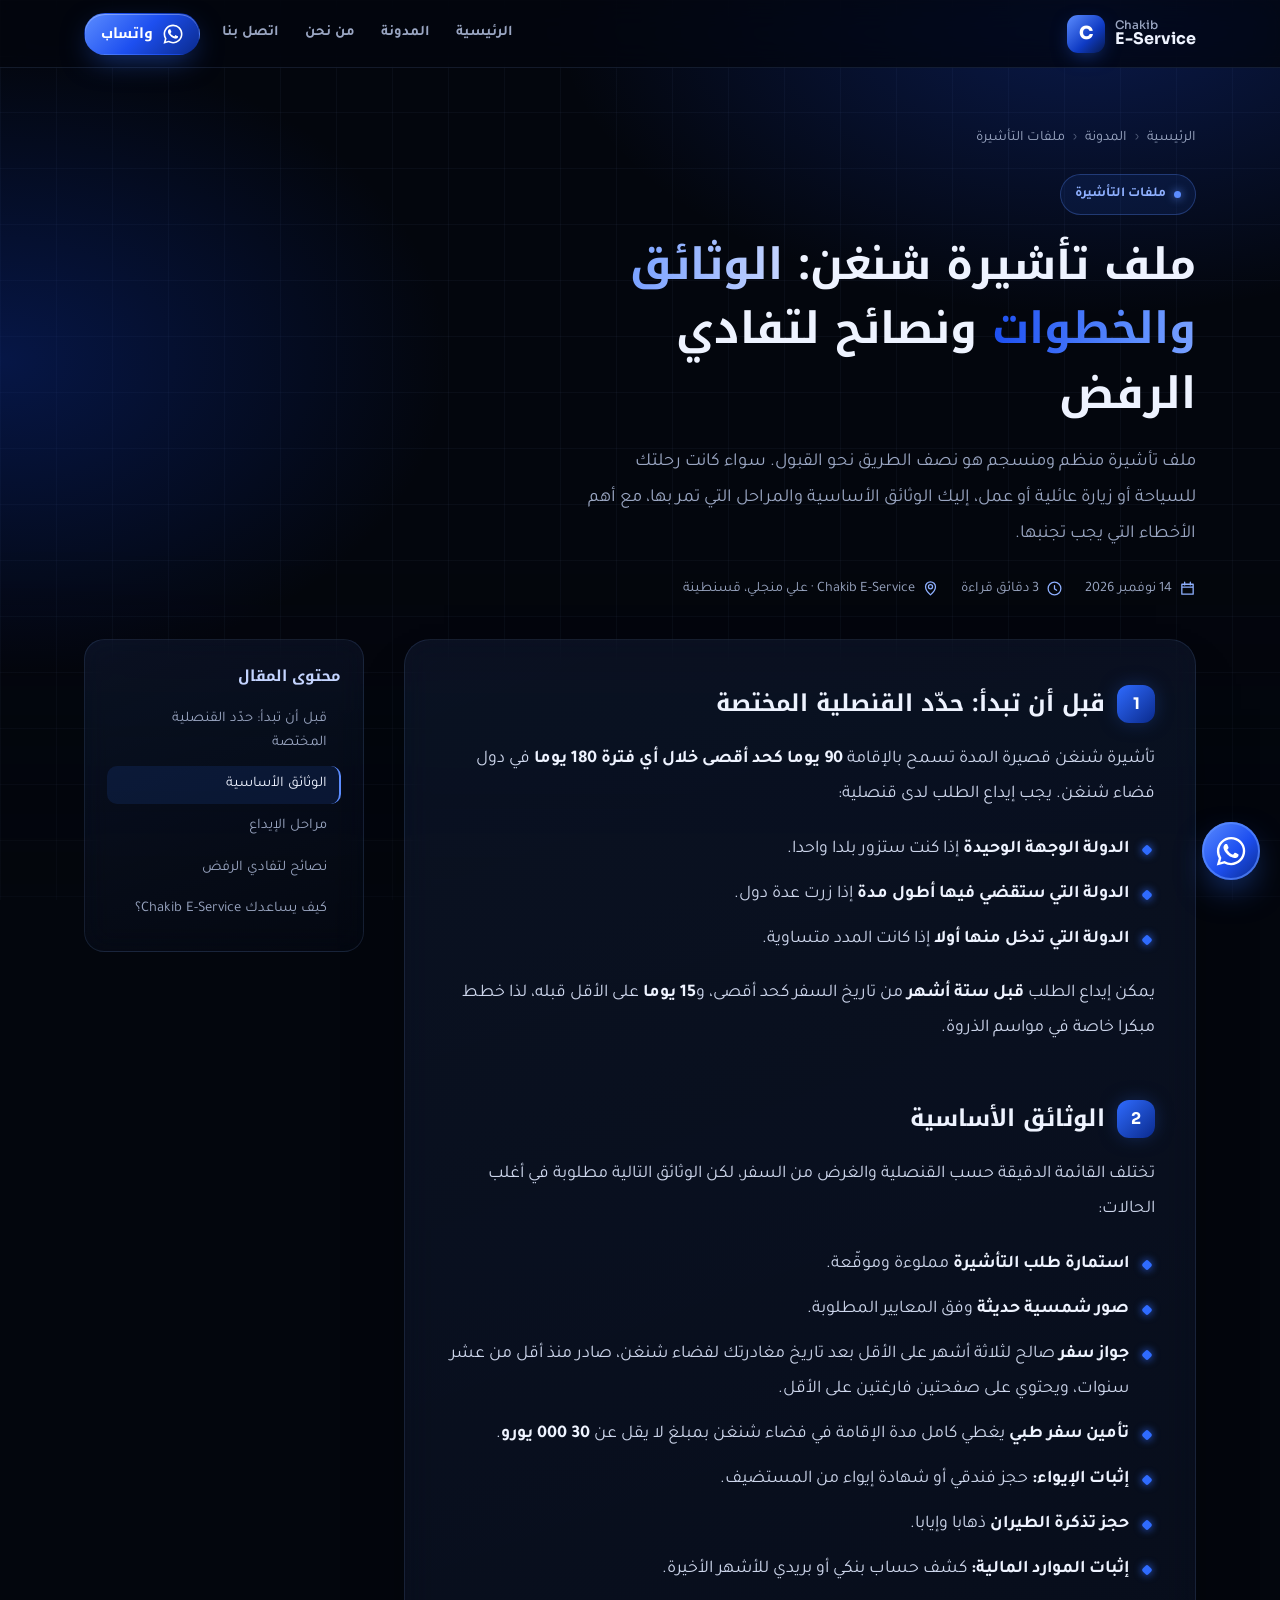
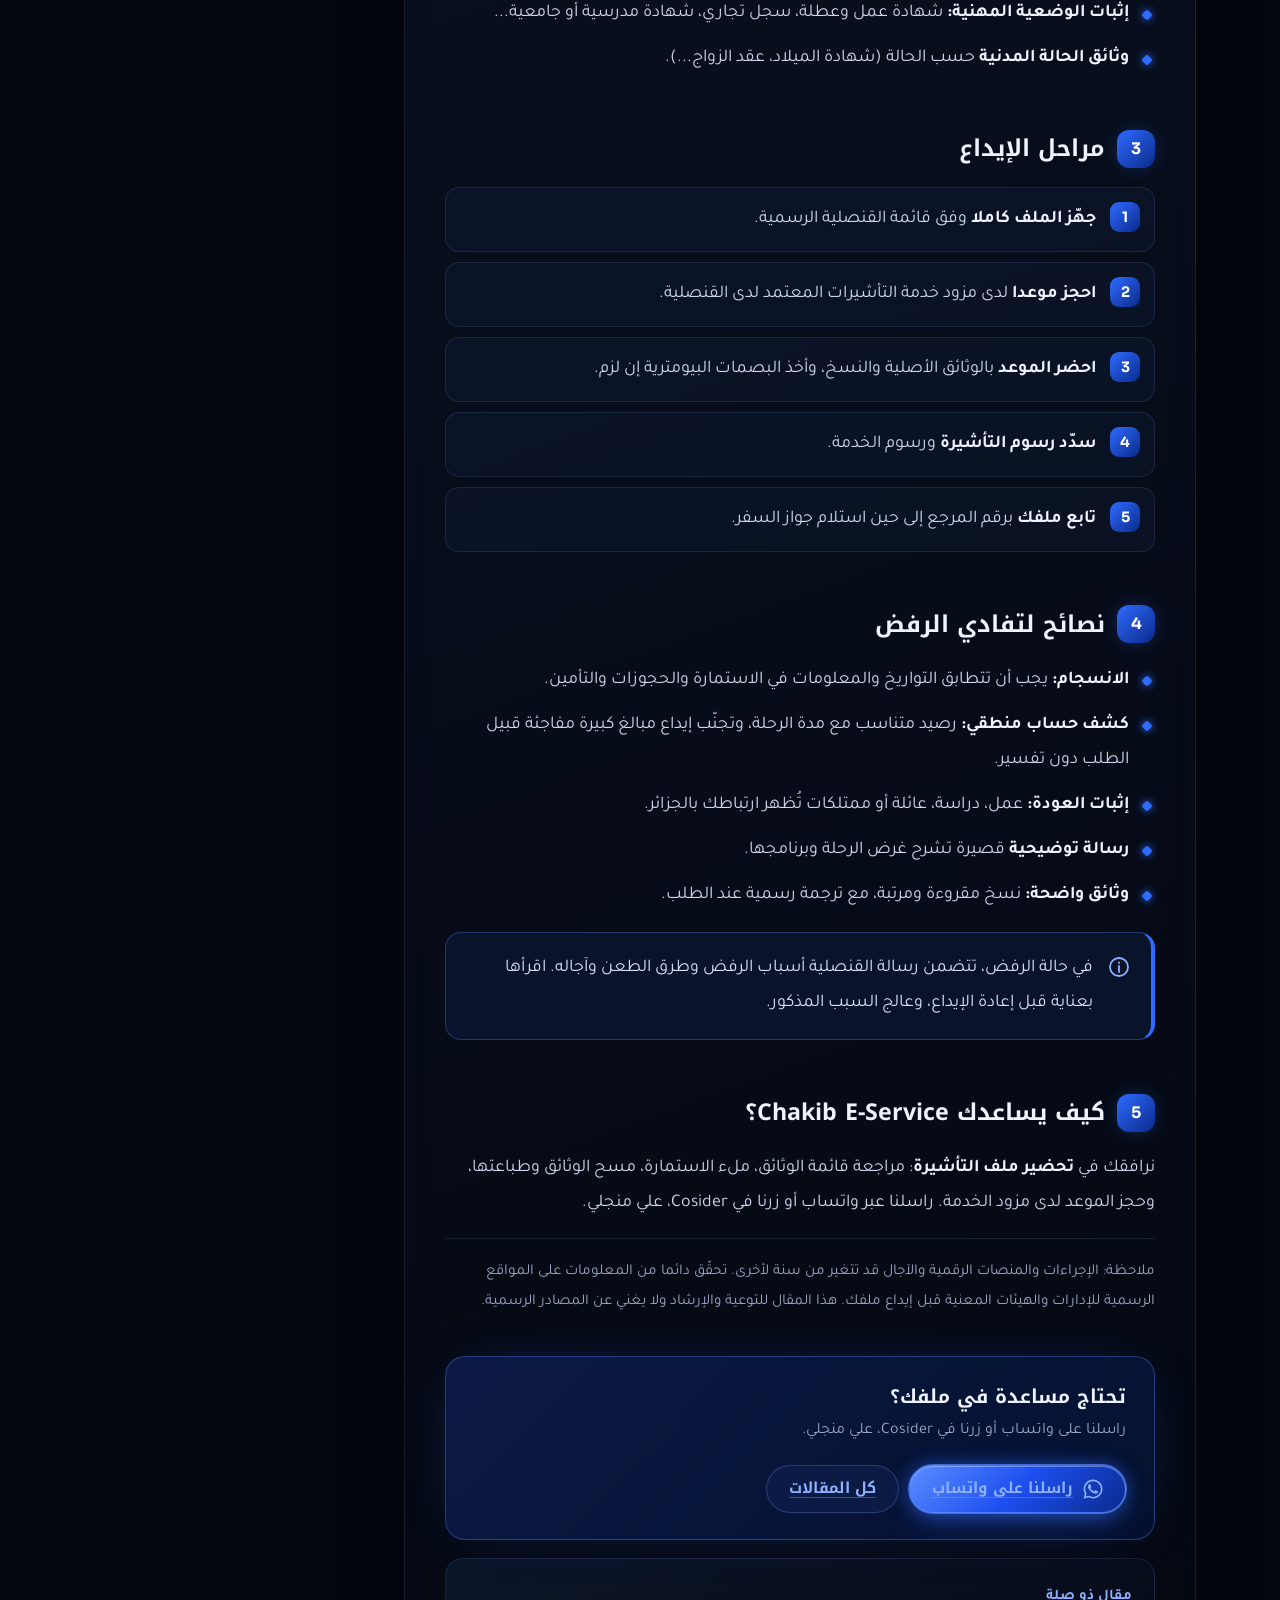
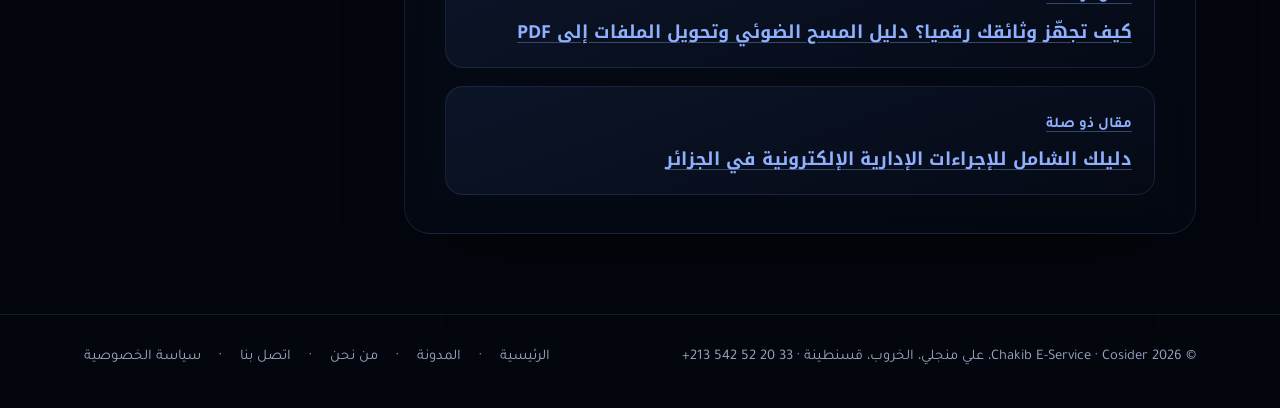
<file: articles/guide-dossier-visa-schengen.html>
<!doctype html>
<html lang="ar" dir="rtl">
<head>
  <meta charset="utf-8">
  <meta name="viewport" content="width=device-width, initial-scale=1">
  <script async src="https://pagead2.googlesyndication.com/pagead/js/adsbygoogle.js?client=ca-pub-1681172419870926" crossorigin="anonymous"></script>
  <title>ملف تأشيرة شنغن من الجزائر: الوثائق والخطوات | Chakib E-Service</title>
  <meta name="description" content="دليل تحضير ملف تأشيرة شنغن قصيرة المدة: اختيار القنصلية المختصة، الوثائق الأساسية (جواز السفر، التأمين، الإيواء، الموارد المالية)، آجال الإيداع، ونصائح لتفادي الرفض.">
  <meta name="robots" content="index, follow, max-image-preview:large, max-snippet:-1">
  <meta name="author" content="Chakib E-Service">
  <link rel="canonical" href="https://chakibeservice.netlify.app/articles/guide-dossier-visa-schengen.html">
  <meta name="theme-color" content="#03060d">
  <meta property="og:type" content="article">
  <meta property="og:site_name" content="Chakib E-Service">
  <meta property="og:title" content="ملف تأشيرة شنغن من الجزائر: الوثائق والخطوات | Chakib E-Service">
  <meta property="og:description" content="دليل تحضير ملف تأشيرة شنغن قصيرة المدة: اختيار القنصلية المختصة، الوثائق الأساسية (جواز السفر، التأمين، الإيواء، الموارد المالية)، آجال الإيداع، ونصائح لتفادي الرفض.">
  <meta property="og:url" content="https://chakibeservice.netlify.app/articles/guide-dossier-visa-schengen.html">
  <meta property="og:image" content="https://chakibeservice.netlify.app/images/facade-e-service-ali-mendjeli.jpg">
  <meta property="og:image:alt" content="Façade de Chakib E-Service à Ali Mendjeli, Constantine">
  <meta property="og:locale" content="ar_DZ">
  <meta name="twitter:card" content="summary_large_image">
  <meta name="twitter:title" content="ملف تأشيرة شنغن من الجزائر: الوثائق والخطوات | Chakib E-Service">
  <meta name="twitter:description" content="دليل تحضير ملف تأشيرة شنغن قصيرة المدة: اختيار القنصلية المختصة، الوثائق الأساسية (جواز السفر، التأمين، الإيواء، الموارد المالية)، آجال الإيداع، ونصائح لتفادي الرفض.">
  <meta name="twitter:image" content="https://chakibeservice.netlify.app/images/facade-e-service-ali-mendjeli.jpg">
  <meta property="article:published_time" content="2026-11-14">
  <meta property="article:section" content="ملفات التأشيرة">
  <link rel="icon" href="../images/apple-touch-icon.png" type="image/png">
  <link rel="apple-touch-icon" href="../images/apple-touch-icon.png">
  <link rel="preload" as="font" type="font/woff2" href="../assets/fonts/noto-kufi-arabic-arabic-500-700.woff2" crossorigin>
  <link rel="preload" as="font" type="font/woff2" href="../assets/fonts/tajawal-arabic-400.woff2" crossorigin>
  <link rel="stylesheet" href="../assets/blog.css?v=4">
  <script type="application/ld+json">
{
  "@context": "https://schema.org",
  "@graph": [
    {
      "@type": "BlogPosting",
      "@id": "https://chakibeservice.netlify.app/articles/guide-dossier-visa-schengen.html#article",
      "headline": "ملف تأشيرة شنغن: الوثائق الأساسية والخطوات ونصائح لتفادي الرفض",
      "description": "دليل تحضير ملف تأشيرة شنغن قصيرة المدة: اختيار القنصلية المختصة، الوثائق الأساسية (جواز السفر، التأمين، الإيواء، الموارد المالية)، آجال الإيداع، ونصائح لتفادي الرفض.",
      "inLanguage": "ar-DZ",
      "datePublished": "2026-11-14",
      "dateModified": "2026-11-14",
      "url": "https://chakibeservice.netlify.app/articles/guide-dossier-visa-schengen.html",
      "mainEntityOfPage": "https://chakibeservice.netlify.app/articles/guide-dossier-visa-schengen.html",
      "image": "https://chakibeservice.netlify.app/images/facade-e-service-ali-mendjeli.jpg",
      "wordCount": 360,
      "articleSection": "ملفات التأشيرة",
      "author": {
        "@type": "Organization",
        "name": "Chakib E-Service",
        "url": "https://chakibeservice.netlify.app/"
      },
      "publisher": {
        "@id": "https://chakibeservice.netlify.app/#business",
        "@type": "LocalBusiness",
        "name": "Chakib E-Service",
        "logo": {
          "@type": "ImageObject",
          "url": "https://chakibeservice.netlify.app/images/icon-512.png"
        }
      },
      "isPartOf": {
        "@id": "https://chakibeservice.netlify.app/articles/#blog"
      }
    },
    {
      "@type": "BreadcrumbList",
      "itemListElement": [
        {
          "@type": "ListItem",
          "position": 1,
          "name": "الرئيسية",
          "item": "https://chakibeservice.netlify.app/"
        },
        {
          "@type": "ListItem",
          "position": 2,
          "name": "المدونة",
          "item": "https://chakibeservice.netlify.app/articles/"
        },
        {
          "@type": "ListItem",
          "position": 3,
          "name": "ملف تأشيرة شنغن: الوثائق الأساسية والخطوات ونصائح لتفادي الرفض",
          "item": "https://chakibeservice.netlify.app/articles/guide-dossier-visa-schengen.html"
        }
      ]
    }
  ]
}
  </script>
</head>
<body>
  <svg width="0" height="0" style="position:absolute" aria-hidden="true">
    <symbol id="i-whatsapp" viewBox="0 0 24 24"><path fill="currentColor" d="M17.47 14.38c-.3-.15-1.76-.87-2.03-.97-.27-.1-.47-.15-.67.15-.2.3-.77.97-.94 1.17-.17.2-.35.22-.65.07-.3-.15-1.26-.46-2.4-1.48-.89-.79-1.49-1.77-1.66-2.07-.17-.3-.02-.46.13-.61.13-.13.3-.35.45-.52.15-.17.2-.3.3-.5.1-.2.05-.37-.03-.52-.07-.15-.67-1.62-.92-2.22-.24-.58-.49-.5-.67-.51h-.57c-.2 0-.52.07-.8.37-.27.3-1.04 1.02-1.04 2.48s1.07 2.88 1.21 3.08c.15.2 2.1 3.2 5.08 4.49.71.31 1.26.49 1.69.63.71.22 1.36.19 1.87.12.57-.09 1.76-.72 2-1.41.25-.7.25-1.29.17-1.41-.07-.13-.27-.2-.57-.35M12.05 21.5h-.01a9.4 9.4 0 0 1-4.8-1.32l-.34-.2-3.56.93.95-3.47-.22-.36a9.4 9.4 0 0 1-1.44-5.02c0-5.2 4.23-9.43 9.43-9.43 2.52 0 4.89.98 6.67 2.77a9.37 9.37 0 0 1 2.76 6.67c0 5.2-4.23 9.43-9.44 9.43m8.03-17.46A11.27 11.27 0 0 0 12.05.72C5.8.72.7 5.8.7 12.06c0 2 .52 3.95 1.52 5.67L.6 23.6l6.01-1.58a11.3 11.3 0 0 0 5.43 1.38h.01c6.25 0 11.34-5.09 11.34-11.34 0-3.03-1.18-5.88-3.32-8.02"/></symbol>
    <symbol id="i-instagram" viewBox="0 0 24 24"><path fill="currentColor" d="M12 2.16c3.2 0 3.58.01 4.85.07 1.17.05 1.8.25 2.23.41.56.22.96.48 1.38.9.42.42.68.82.9 1.38.16.42.36 1.06.41 2.23.06 1.27.07 1.65.07 4.85s-.01 3.58-.07 4.85c-.05 1.17-.25 1.8-.41 2.23-.22.56-.48.96-.9 1.38-.42.42-.82.68-1.38.9-.42.16-1.06.36-2.23.41-1.27.06-1.65.07-4.85.07s-3.58-.01-4.85-.07c-1.17-.05-1.8-.25-2.23-.41a3.72 3.72 0 0 1-1.38-.9 3.72 3.72 0 0 1-.9-1.38c-.16-.42-.36-1.06-.41-2.23C2.17 15.58 2.16 15.2 2.16 12s.01-3.58.07-4.85c.05-1.17.25-1.8.41-2.23.22-.56.48-.96.9-1.38.42-.42.82-.68 1.38-.9.42-.16 1.06-.36 2.23-.41C8.42 2.17 8.8 2.16 12 2.16M12 0C8.74 0 8.33.01 7.05.07 5.78.13 4.9.33 4.14.63a5.88 5.88 0 0 0-2.13 1.38A5.88 5.88 0 0 0 .63 4.14C.33 4.9.13 5.78.07 7.05.01 8.33 0 8.74 0 12s.01 3.67.07 4.95c.06 1.27.26 2.15.56 2.91.31.79.72 1.46 1.38 2.13a5.88 5.88 0 0 0 2.13 1.38c.76.3 1.64.5 2.91.56C8.33 23.99 8.74 24 12 24s3.67-.01 4.95-.07c1.27-.06 2.15-.26 2.91-.56a5.88 5.88 0 0 0 2.13-1.38 5.88 5.88 0 0 0 1.38-2.13c.3-.76.5-1.64.56-2.91.06-1.28.07-1.69.07-4.95s-.01-3.67-.07-4.95c-.06-1.27-.26-2.15-.56-2.91a5.88 5.88 0 0 0-1.38-2.13A5.88 5.88 0 0 0 19.86.63C19.1.33 18.22.13 16.95.07 15.67.01 15.26 0 12 0m0 5.84a6.16 6.16 0 1 0 0 12.32 6.16 6.16 0 0 0 0-12.32M12 16a4 4 0 1 1 0-8 4 4 0 0 1 0 8m6.4-11.85a1.44 1.44 0 1 0 0 2.88 1.44 1.44 0 0 0 0-2.88"/></symbol>
    <symbol id="i-tiktok" viewBox="0 0 24 24"><path fill="currentColor" d="M12.53.02C13.84 0 15.14.01 16.44 0c.08 1.53.63 3.09 1.75 4.17 1.12 1.11 2.7 1.62 4.24 1.79v4.03a10.7 10.7 0 0 1-4.2-.97c-.57-.26-1.1-.59-1.62-.93-.01 2.92.01 5.84-.02 8.75a7.64 7.64 0 0 1-1.35 3.94 7.45 7.45 0 0 1-5.92 3.21 7.29 7.29 0 0 1-4.08-1.03 7.54 7.54 0 0 1-3.65-5.71c-.02-.5-.03-1-.01-1.49a7.53 7.53 0 0 1 8.73-6.68c.02 1.48-.04 2.96-.04 4.44a3.43 3.43 0 0 0-4.38 2.12c-.21.51-.15 1.07-.14 1.61a3.41 3.41 0 0 0 3.52 2.88 3.37 3.37 0 0 0 2.78-1.62c.19-.33.4-.67.41-1.06.1-1.79.06-3.57.07-5.36.01-4.03-.01-8.05.02-12.07"/></symbol>
    <symbol id="i-facebook" viewBox="0 0 24 24"><path fill="currentColor" d="M24 12.07C24 5.41 18.63 0 12 0S0 5.4 0 12.07C0 18.1 4.39 23.1 10.13 24v-8.44H7.08v-3.49h3.04V9.41c0-3.02 1.8-4.7 4.54-4.7 1.31 0 2.68.24 2.68.24v2.97h-1.5c-1.5 0-1.96.93-1.96 1.89v2.26h3.32l-.53 3.5h-2.8V24C19.62 23.1 24 18.1 24 12.07"/></symbol>
    <symbol id="i-clock" viewBox="0 0 24 24"><path fill="none" stroke="currentColor" stroke-width="1.8" stroke-linecap="round" d="M12 21a9 9 0 1 0 0-18 9 9 0 0 0 0 18Zm0-13v4.5l3 2"/></symbol>
    <symbol id="i-cal" viewBox="0 0 24 24"><path fill="none" stroke="currentColor" stroke-width="1.8" stroke-linecap="round" stroke-linejoin="round" d="M4 6h16v14H4zM4 10h16M8 3v4M16 3v4"/></symbol>
    <symbol id="i-info" viewBox="0 0 24 24"><path fill="none" stroke="currentColor" stroke-width="1.8" stroke-linecap="round" d="M12 21a9 9 0 1 0 0-18 9 9 0 0 0 0 18Zm0-10v6m0-9.5v.5"/></symbol>
    <symbol id="i-pin" viewBox="0 0 24 24"><path fill="none" stroke="currentColor" stroke-width="1.8" stroke-linecap="round" stroke-linejoin="round" d="M12 21s-7-6.2-7-11.5a7 7 0 0 1 14 0C19 14.8 12 21 12 21Zm0-8.6a2.9 2.9 0 1 0 0-5.8 2.9 2.9 0 0 0 0 5.8Z"/></symbol>
    <symbol id="i-phone" viewBox="0 0 24 24"><path fill="none" stroke="currentColor" stroke-width="1.8" stroke-linecap="round" stroke-linejoin="round" d="M5 4h4l2 5-2.5 1.5a11 11 0 0 0 5 5L15 13l5 2v4a2 2 0 0 1-2 2A16 16 0 0 1 3 6a2 2 0 0 1 2-2Z"/></symbol>
    <symbol id="i-route" viewBox="0 0 24 24"><path fill="none" stroke="currentColor" stroke-width="1.9" stroke-linecap="round" stroke-linejoin="round" d="m3 11 18-8-8 18-2-8-8-2Z"/></symbol>
    <symbol id="i-shield" viewBox="0 0 24 24"><path fill="none" stroke="currentColor" stroke-width="1.8" stroke-linecap="round" stroke-linejoin="round" d="M12 3 4.5 6v5.5c0 4.6 3.2 8.3 7.5 9.5 4.3-1.2 7.5-4.9 7.5-9.5V6L12 3Zm-3 9 2.2 2.2L15.5 10"/></symbol>
  </svg>
  <div class="bg" aria-hidden="true"></div>
  <div class="progress" aria-hidden="true"></div>
  <header class="header">
    <div class="container">
      <a class="brand" href="../index.html" aria-label="Chakib E-Service, الصفحة الرئيسية"><span class="brand__mark">C</span><span class="brand__text">Chakib<b>E-Service</b></span></a>
      <nav class="header__nav" aria-label="القائمة">
        <div class="subnav"><a class="" href="../index.html">الرئيسية</a><a class="keep" href="../articles/index.html">المدونة</a><a class="" href="../a-propos.html">من نحن</a><a class="" href="../contact.html">اتصل بنا</a></div>
        <a class="btn btn--primary btn--sm" href="https://wa.me/213542522033" target="_blank" rel="noopener" aria-label="واتساب"><svg aria-hidden="true"><use href="#i-whatsapp"/></svg><span>واتساب</span></a>
      </nav>
    </div>
  </header>

  <main>
    <section class="a-hero">
      <div class="container">
        <nav class="crumbs reveal" aria-label="مسار التنقل"><a href="../index.html">الرئيسية</a><span aria-hidden="true">‹</span><a href="../articles/index.html">المدونة</a><span aria-hidden="true">‹</span><span>ملفات التأشيرة</span></nav>
        <p class="tag reveal">ملفات التأشيرة</p>
        <h1 class="reveal" style="--d:80ms">ملف تأشيرة شنغن: <span>الوثائق والخطوات</span> ونصائح لتفادي الرفض</h1>
        <p class="a-lead reveal" style="--d:140ms">ملف تأشيرة منظم ومنسجم هو نصف الطريق نحو القبول. سواء كانت رحلتك للسياحة أو زيارة عائلية أو عمل، إليك الوثائق الأساسية والمراحل التي تمر بها، مع أهم الأخطاء التي يجب تجنبها.</p>
        <div class="meta reveal" style="--d:200ms">
          <span><svg aria-hidden="true"><use href="#i-cal"/></svg><time datetime="2026-11-14">14 نوفمبر 2026</time></span>
          <span><svg aria-hidden="true"><use href="#i-clock"/></svg>3 دقائق قراءة</span>
          <span><svg aria-hidden="true"><use href="#i-pin"/></svg>Chakib E-Service · علي منجلي، قسنطينة</span>
        </div>
      </div>
    </section>

    <div class="container a-layout">
      <article class="prose reveal">
        <h2 id="avant" class="reveal"><span class="n">1</span>قبل أن تبدأ: حدّد القنصلية المختصة</h2><p class="reveal">تأشيرة شنغن قصيرة المدة تسمح بالإقامة <strong>90 يوما كحد أقصى خلال أي فترة 180 يوما</strong> في دول فضاء شنغن. يجب إيداع الطلب لدى قنصلية:</p><ul class="reveal"><li><strong>الدولة الوجهة الوحيدة</strong> إذا كنت ستزور بلدا واحدا.</li><li><strong>الدولة التي ستقضي فيها أطول مدة</strong> إذا زرت عدة دول.</li><li><strong>الدولة التي تدخل منها أولا</strong> إذا كانت المدد متساوية.</li></ul><p class="reveal">يمكن إيداع الطلب <strong>قبل ستة أشهر</strong> من تاريخ السفر كحد أقصى، و<strong>15 يوما</strong> على الأقل قبله، لذا خطط مبكرا خاصة في مواسم الذروة.</p><h2 id="documents" class="reveal"><span class="n">2</span>الوثائق الأساسية</h2><p class="reveal">تختلف القائمة الدقيقة حسب القنصلية والغرض من السفر، لكن الوثائق التالية مطلوبة في أغلب الحالات:</p><ul class="reveal"><li><strong>استمارة طلب التأشيرة</strong> مملوءة وموقّعة.</li><li><strong>صور شمسية حديثة</strong> وفق المعايير المطلوبة.</li><li><strong>جواز سفر</strong> صالح لثلاثة أشهر على الأقل بعد تاريخ مغادرتك لفضاء شنغن، صادر منذ أقل من عشر سنوات، ويحتوي على صفحتين فارغتين على الأقل.</li><li><strong>تأمين سفر طبي</strong> يغطي كامل مدة الإقامة في فضاء شنغن بمبلغ لا يقل عن <strong>30 000 يورو</strong>.</li><li><strong>إثبات الإيواء:</strong> حجز فندقي أو شهادة إيواء من المستضيف.</li><li><strong>حجز تذكرة الطيران</strong> ذهابا وإيابا.</li><li><strong>إثبات الموارد المالية:</strong> كشف حساب بنكي أو بريدي للأشهر الأخيرة.</li><li><strong>إثبات الوضعية المهنية:</strong> شهادة عمل وعطلة، سجل تجاري، شهادة مدرسية أو جامعية...</li><li><strong>وثائق الحالة المدنية</strong> حسب الحالة (شهادة الميلاد، عقد الزواج...).</li></ul><h2 id="etapes" class="reveal"><span class="n">3</span>مراحل الإيداع</h2><ol class="reveal"><li><strong>جهّز الملف كاملا</strong> وفق قائمة القنصلية الرسمية.</li><li><strong>احجز موعدا</strong> لدى مزود خدمة التأشيرات المعتمد لدى القنصلية.</li><li><strong>احضر الموعد</strong> بالوثائق الأصلية والنسخ، وأخذ البصمات البيومترية إن لزم.</li><li><strong>سدّد رسوم التأشيرة</strong> ورسوم الخدمة.</li><li><strong>تابع ملفك</strong> برقم المرجع إلى حين استلام جواز السفر.</li></ol><h2 id="conseils" class="reveal"><span class="n">4</span>نصائح لتفادي الرفض</h2><ul class="reveal"><li><strong>الانسجام:</strong> يجب أن تتطابق التواريخ والمعلومات في الاستمارة والحجوزات والتأمين.</li><li><strong>كشف حساب منطقي:</strong> رصيد متناسب مع مدة الرحلة، وتجنّب إيداع مبالغ كبيرة مفاجئة قبيل الطلب دون تفسير.</li><li><strong>إثبات العودة:</strong> عمل، دراسة، عائلة أو ممتلكات تُظهر ارتباطك بالجزائر.</li><li><strong>رسالة توضيحية</strong> قصيرة تشرح غرض الرحلة وبرنامجها.</li><li><strong>وثائق واضحة:</strong> نسخ مقروءة ومرتبة، مع ترجمة رسمية عند الطلب.</li></ul><div class="note reveal"><svg aria-hidden="true"><use href="#i-info"/></svg><p>في حالة الرفض، تتضمن رسالة القنصلية أسباب الرفض وطرق الطعن وآجاله. اقرأها بعناية قبل إعادة الإيداع، وعالج السبب المذكور.</p></div><h2 id="aide" class="reveal"><span class="n">5</span>كيف يساعدك Chakib E-Service؟</h2><p class="reveal">نرافقك في <strong>تحضير ملف التأشيرة</strong>: مراجعة قائمة الوثائق، ملء الاستمارة، مسح الوثائق وطباعتها، وحجز الموعد لدى مزود الخدمة. راسلنا عبر واتساب أو زرنا في Cosider، علي منجلي.</p>
        <p class="disclaimer">ملاحظة: الإجراءات والمنصات الرقمية والآجال قد تتغير من سنة لأخرى. تحقّق دائما من المعلومات على المواقع الرسمية للإدارات والهيئات المعنية قبل إيداع ملفك. هذا المقال للتوعية والإرشاد ولا يغني عن المصادر الرسمية.</p>
        <div class="cta">
          <div><h3>تحتاج مساعدة في ملفك؟</h3><p>راسلنا على واتساب أو زرنا في Cosider، علي منجلي.</p></div>
          <div class="btns">
            <a class="btn btn--primary btn--pulse" href="https://wa.me/213542522033?text=%D8%A7%D9%84%D8%B3%D9%84%D8%A7%D9%85%20%D8%B9%D9%84%D9%8A%D9%83%D9%85%D8%8C%20%D9%82%D8%B1%D8%A3%D8%AA%20%D9%85%D9%82%D8%A7%D9%84%20%C2%AB%D9%85%D9%84%D9%81%20%D8%AA%D8%A3%D8%B4%D9%8A%D8%B1%D8%A9%20%D8%B4%D9%86%D8%BA%D9%86%3A%20%D8%A7%D9%84%D9%88%D8%AB%D8%A7%D8%A6%D9%82%20%D8%A7%D9%84%D8%A3%D8%B3%D8%A7%D8%B3%D9%8A%D8%A9%20%D9%88%D8%A7%D9%84%D8%AE%D8%B7%D9%88%D8%A7%D8%AA%20%D9%88%D9%86%D8%B5%D8%A7%D8%A6%D8%AD%20%D9%84%D8%AA%D9%81%D8%A7%D8%AF%D9%8A%20%D8%A7%D9%84%D8%B1%D9%81%D8%B6%C2%BB%20%D9%88%D8%A3%D8%AD%D8%AA%D8%A7%D8%AC%20%D9%85%D8%B3%D8%A7%D8%B9%D8%AF%D8%A9." target="_blank" rel="noopener"><svg aria-hidden="true"><use href="#i-whatsapp"/></svg><span>راسلنا على واتساب</span></a>
            <a class="btn btn--ghost" href="index.html">كل المقالات</a>
          </div>
        </div>
        <a class="related" href="guide-numerisation-documents-pdf.html"><small>مقال ذو صلة</small><b>كيف تجهّز وثائقك رقميا؟ دليل المسح الضوئي وتحويل الملفات إلى PDF</b></a><a class="related" href="guide-demarches-administratives-en-ligne-algerie.html"><small>مقال ذو صلة</small><b>دليلك الشامل للإجراءات الإدارية الإلكترونية في الجزائر</b></a>
      </article>
      <aside class="toc reveal" aria-label="محتوى المقال">
        <b>محتوى المقال</b>
        <ol><li><a href="#avant">قبل أن تبدأ: حدّد القنصلية المختصة</a></li><li><a href="#documents">الوثائق الأساسية</a></li><li><a href="#etapes">مراحل الإيداع</a></li><li><a href="#conseils">نصائح لتفادي الرفض</a></li><li><a href="#aide">كيف يساعدك Chakib E-Service؟</a></li></ol>
      </aside>
    </div>
  </main>

  <footer class="footer">
    <div class="container">
      <p>© <span id="year">2026</span> Chakib E-Service · Cosider، علي منجلي، الخروب، قسنطينة · <a href="tel:+213542522033" dir="ltr">+213 542 52 20 33</a></p>
      <nav class="footer__links" aria-label="روابط"><a href="../index.html">الرئيسية</a> · <a href="../articles/index.html">المدونة</a> · <a href="../a-propos.html">من نحن</a> · <a href="../contact.html">اتصل بنا</a> · <a href="../politique-de-confidentialite.html">سياسة الخصوصية</a></nav>
    </div>
  </footer>
  <a class="fab" href="https://wa.me/213542522033" target="_blank" rel="noopener" aria-label="راسلنا على واتساب"><svg aria-hidden="true"><use href="#i-whatsapp"/></svg></a>
  <script src="../assets/blog.js?v=4" defer></script>
</body>
</html>
</file>
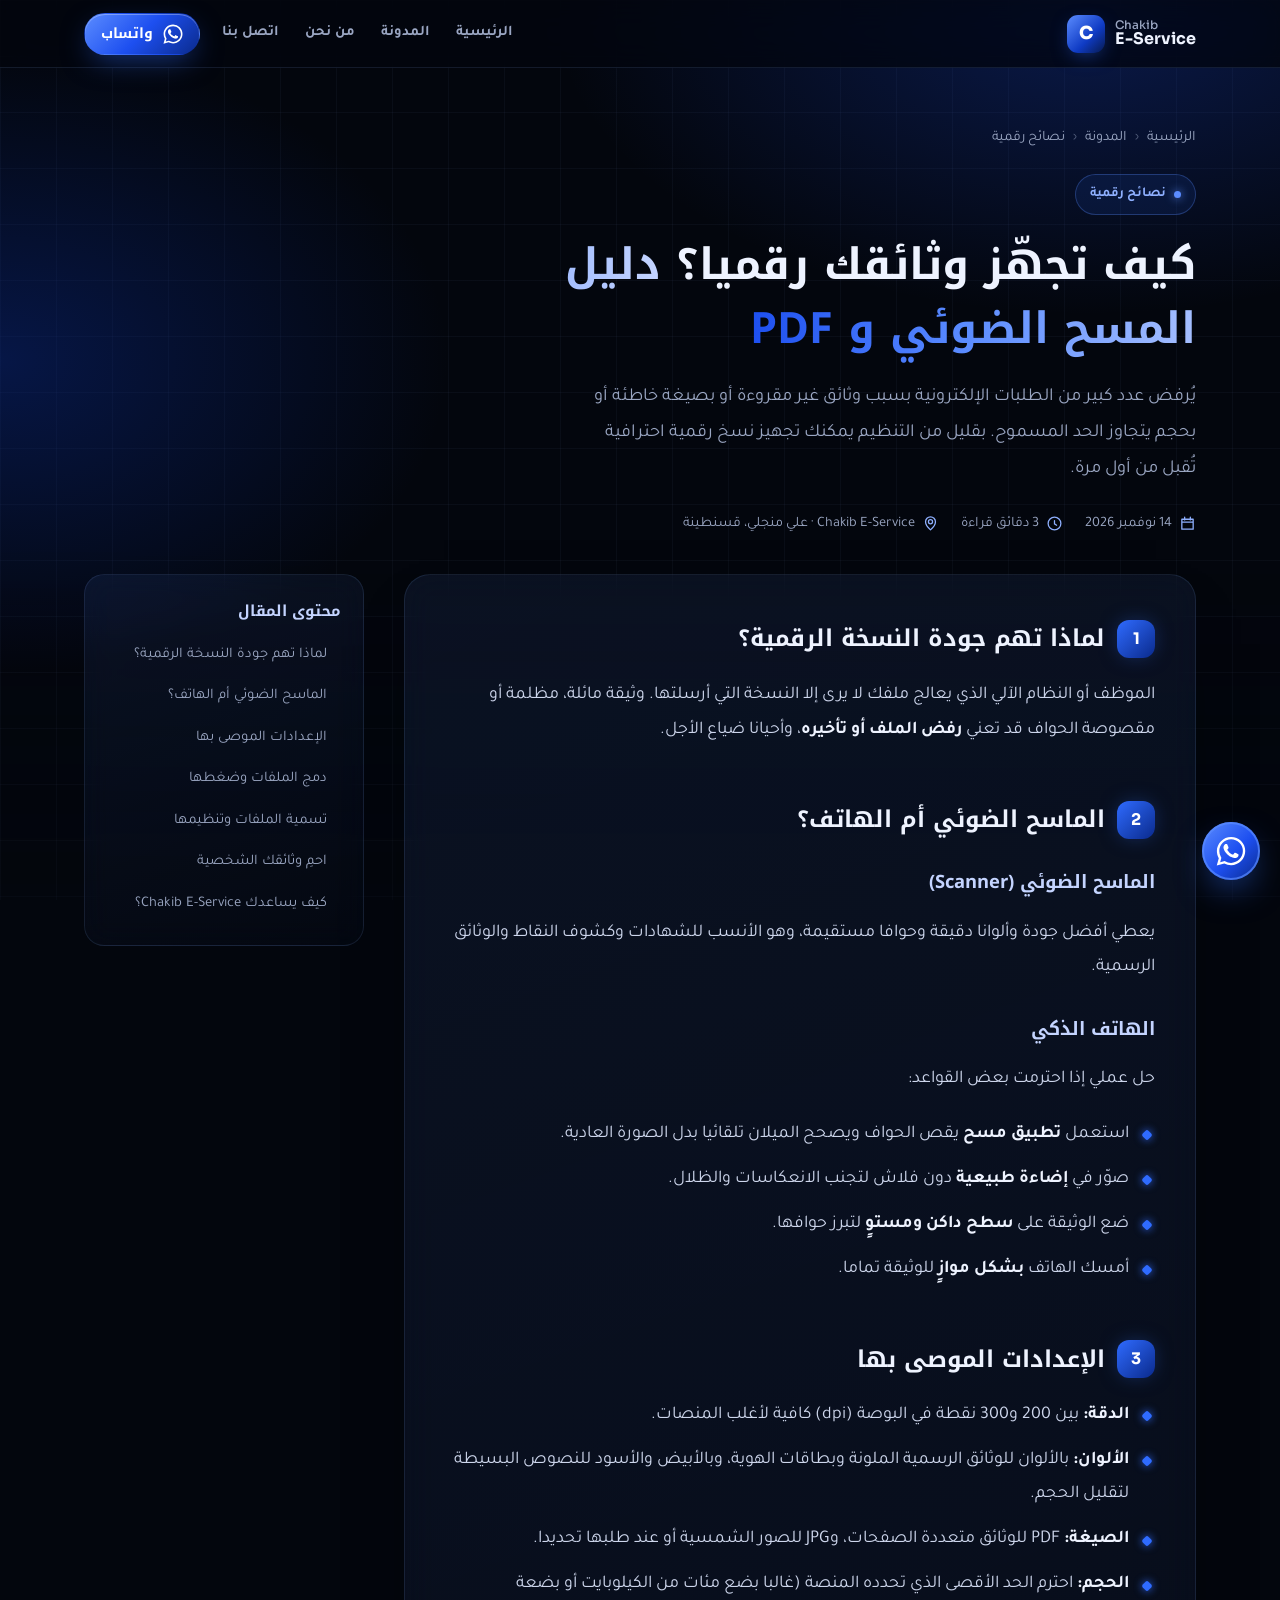
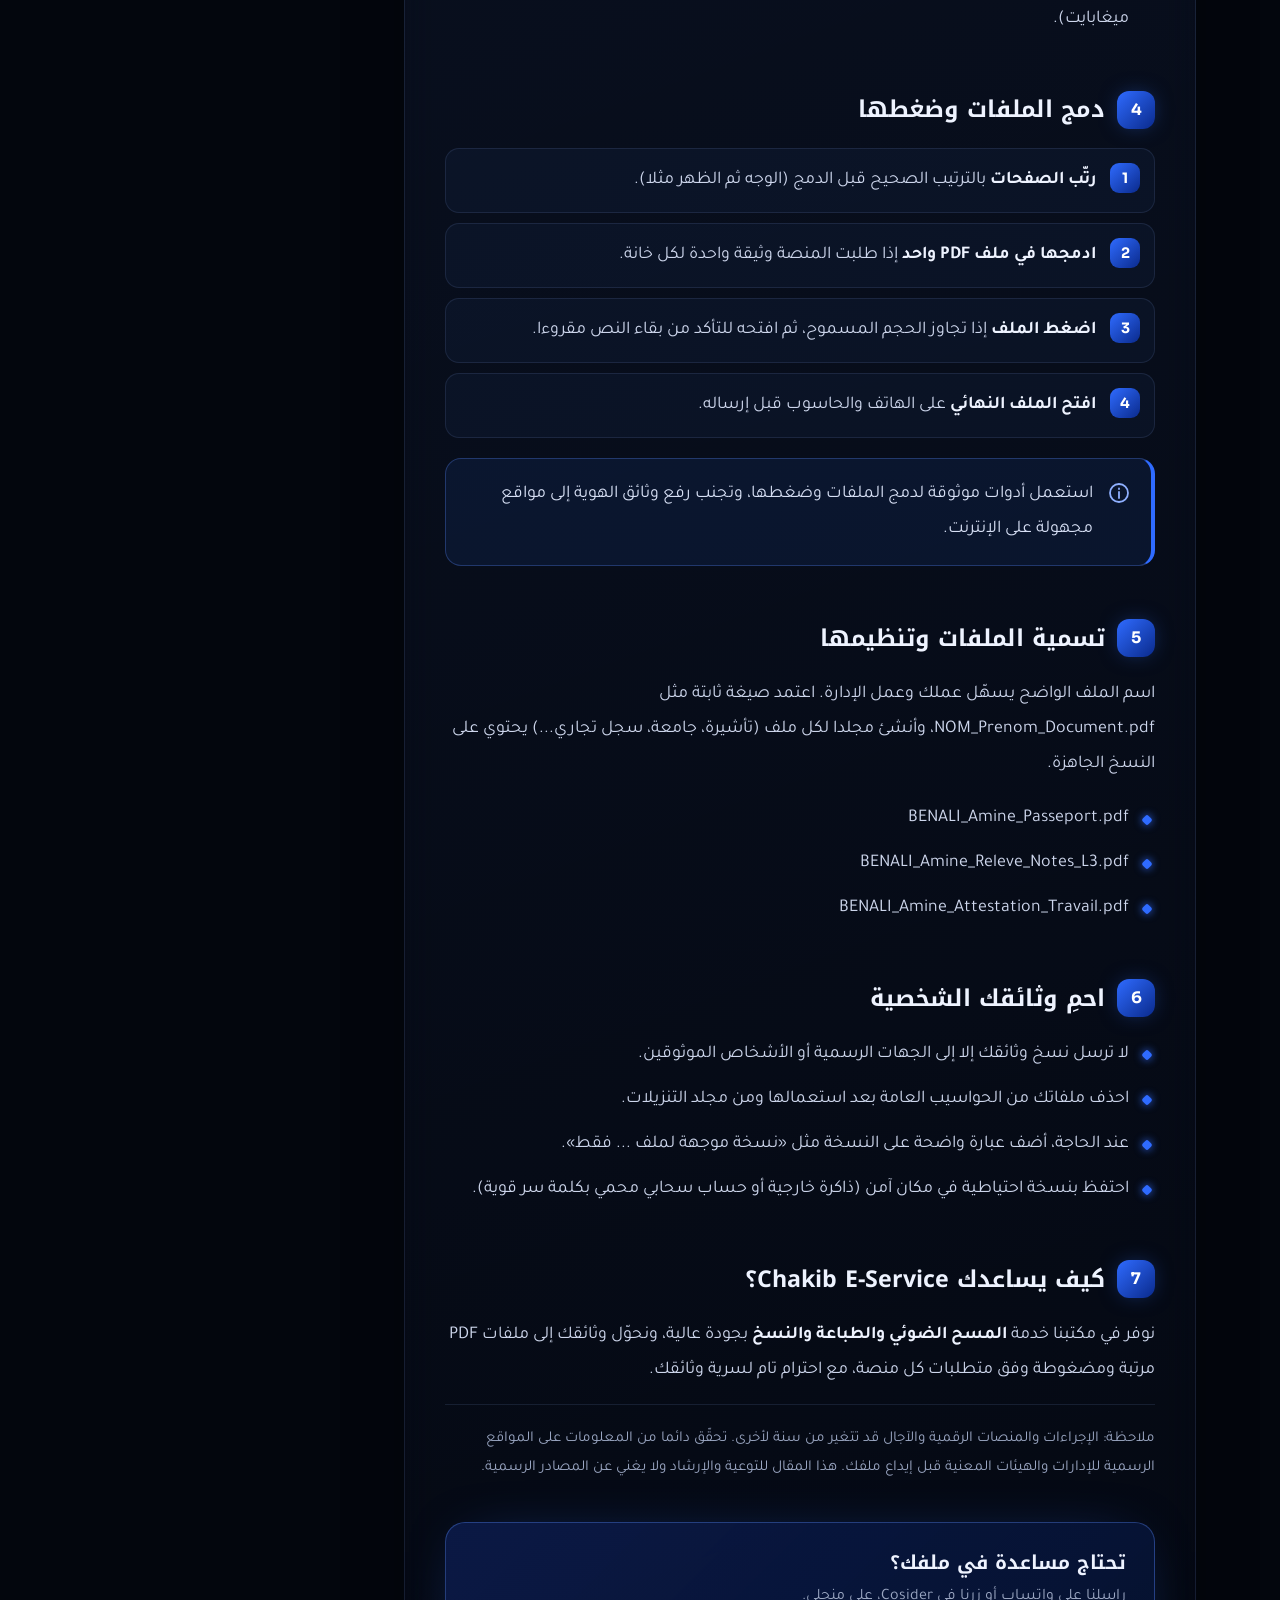
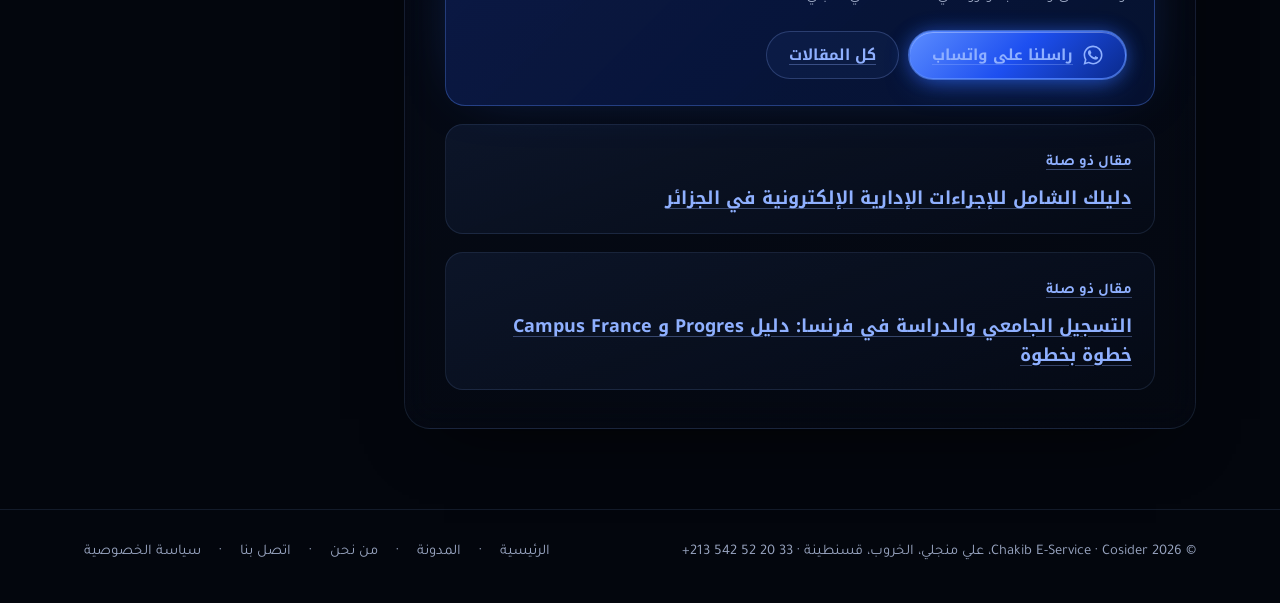
<file: articles/guide-numerisation-documents-pdf.html>
<!doctype html>
<html lang="ar" dir="rtl">
<head>
  <meta charset="utf-8">
  <meta name="viewport" content="width=device-width, initial-scale=1">
  <script async src="https://pagead2.googlesyndication.com/pagead/js/adsbygoogle.js?client=ca-pub-1681172419870926" crossorigin="anonymous"></script>
  <title>دليل المسح الضوئي وتحويل الوثائق إلى PDF | Chakib E-Service</title>
  <meta name="description" content="نصائح عملية لمسح وثائقك ضوئيا بجودة مقبولة في المنصات الإلكترونية: الماسح أو الهاتف، الدقة والصيغة المناسبتان، ضغط الملفات ودمجها، تسميتها، وحماية وثائقك الشخصية.">
  <meta name="robots" content="index, follow, max-image-preview:large, max-snippet:-1">
  <meta name="author" content="Chakib E-Service">
  <link rel="canonical" href="https://chakibeservice.netlify.app/articles/guide-numerisation-documents-pdf.html">
  <meta name="theme-color" content="#03060d">
  <meta property="og:type" content="article">
  <meta property="og:site_name" content="Chakib E-Service">
  <meta property="og:title" content="دليل المسح الضوئي وتحويل الوثائق إلى PDF | Chakib E-Service">
  <meta property="og:description" content="نصائح عملية لمسح وثائقك ضوئيا بجودة مقبولة في المنصات الإلكترونية: الماسح أو الهاتف، الدقة والصيغة المناسبتان، ضغط الملفات ودمجها، تسميتها، وحماية وثائقك الشخصية.">
  <meta property="og:url" content="https://chakibeservice.netlify.app/articles/guide-numerisation-documents-pdf.html">
  <meta property="og:image" content="https://chakibeservice.netlify.app/images/facade-e-service-ali-mendjeli.jpg">
  <meta property="og:image:alt" content="Façade de Chakib E-Service à Ali Mendjeli, Constantine">
  <meta property="og:locale" content="ar_DZ">
  <meta name="twitter:card" content="summary_large_image">
  <meta name="twitter:title" content="دليل المسح الضوئي وتحويل الوثائق إلى PDF | Chakib E-Service">
  <meta name="twitter:description" content="نصائح عملية لمسح وثائقك ضوئيا بجودة مقبولة في المنصات الإلكترونية: الماسح أو الهاتف، الدقة والصيغة المناسبتان، ضغط الملفات ودمجها، تسميتها، وحماية وثائقك الشخصية.">
  <meta name="twitter:image" content="https://chakibeservice.netlify.app/images/facade-e-service-ali-mendjeli.jpg">
  <meta property="article:published_time" content="2026-11-14">
  <meta property="article:section" content="نصائح رقمية">
  <link rel="icon" href="../images/apple-touch-icon.png" type="image/png">
  <link rel="apple-touch-icon" href="../images/apple-touch-icon.png">
  <link rel="preload" as="font" type="font/woff2" href="../assets/fonts/noto-kufi-arabic-arabic-500-700.woff2" crossorigin>
  <link rel="preload" as="font" type="font/woff2" href="../assets/fonts/tajawal-arabic-400.woff2" crossorigin>
  <link rel="stylesheet" href="../assets/blog.css?v=4">
  <script type="application/ld+json">
{
  "@context": "https://schema.org",
  "@graph": [
    {
      "@type": "BlogPosting",
      "@id": "https://chakibeservice.netlify.app/articles/guide-numerisation-documents-pdf.html#article",
      "headline": "كيف تجهّز وثائقك رقميا؟ دليل المسح الضوئي وتحويل الملفات إلى PDF",
      "description": "نصائح عملية لمسح وثائقك ضوئيا بجودة مقبولة في المنصات الإلكترونية: الماسح أو الهاتف، الدقة والصيغة المناسبتان، ضغط الملفات ودمجها، تسميتها، وحماية وثائقك الشخصية.",
      "inLanguage": "ar-DZ",
      "datePublished": "2026-11-14",
      "dateModified": "2026-11-14",
      "url": "https://chakibeservice.netlify.app/articles/guide-numerisation-documents-pdf.html",
      "mainEntityOfPage": "https://chakibeservice.netlify.app/articles/guide-numerisation-documents-pdf.html",
      "image": "https://chakibeservice.netlify.app/images/facade-e-service-ali-mendjeli.jpg",
      "wordCount": 330,
      "articleSection": "نصائح رقمية",
      "author": {
        "@type": "Organization",
        "name": "Chakib E-Service",
        "url": "https://chakibeservice.netlify.app/"
      },
      "publisher": {
        "@id": "https://chakibeservice.netlify.app/#business",
        "@type": "LocalBusiness",
        "name": "Chakib E-Service",
        "logo": {
          "@type": "ImageObject",
          "url": "https://chakibeservice.netlify.app/images/icon-512.png"
        }
      },
      "isPartOf": {
        "@id": "https://chakibeservice.netlify.app/articles/#blog"
      }
    },
    {
      "@type": "BreadcrumbList",
      "itemListElement": [
        {
          "@type": "ListItem",
          "position": 1,
          "name": "الرئيسية",
          "item": "https://chakibeservice.netlify.app/"
        },
        {
          "@type": "ListItem",
          "position": 2,
          "name": "المدونة",
          "item": "https://chakibeservice.netlify.app/articles/"
        },
        {
          "@type": "ListItem",
          "position": 3,
          "name": "كيف تجهّز وثائقك رقميا؟ دليل المسح الضوئي وتحويل الملفات إلى PDF",
          "item": "https://chakibeservice.netlify.app/articles/guide-numerisation-documents-pdf.html"
        }
      ]
    }
  ]
}
  </script>
</head>
<body>
  <svg width="0" height="0" style="position:absolute" aria-hidden="true">
    <symbol id="i-whatsapp" viewBox="0 0 24 24"><path fill="currentColor" d="M17.47 14.38c-.3-.15-1.76-.87-2.03-.97-.27-.1-.47-.15-.67.15-.2.3-.77.97-.94 1.17-.17.2-.35.22-.65.07-.3-.15-1.26-.46-2.4-1.48-.89-.79-1.49-1.77-1.66-2.07-.17-.3-.02-.46.13-.61.13-.13.3-.35.45-.52.15-.17.2-.3.3-.5.1-.2.05-.37-.03-.52-.07-.15-.67-1.62-.92-2.22-.24-.58-.49-.5-.67-.51h-.57c-.2 0-.52.07-.8.37-.27.3-1.04 1.02-1.04 2.48s1.07 2.88 1.21 3.08c.15.2 2.1 3.2 5.08 4.49.71.31 1.26.49 1.69.63.71.22 1.36.19 1.87.12.57-.09 1.76-.72 2-1.41.25-.7.25-1.29.17-1.41-.07-.13-.27-.2-.57-.35M12.05 21.5h-.01a9.4 9.4 0 0 1-4.8-1.32l-.34-.2-3.56.93.95-3.47-.22-.36a9.4 9.4 0 0 1-1.44-5.02c0-5.2 4.23-9.43 9.43-9.43 2.52 0 4.89.98 6.67 2.77a9.37 9.37 0 0 1 2.76 6.67c0 5.2-4.23 9.43-9.44 9.43m8.03-17.46A11.27 11.27 0 0 0 12.05.72C5.8.72.7 5.8.7 12.06c0 2 .52 3.95 1.52 5.67L.6 23.6l6.01-1.58a11.3 11.3 0 0 0 5.43 1.38h.01c6.25 0 11.34-5.09 11.34-11.34 0-3.03-1.18-5.88-3.32-8.02"/></symbol>
    <symbol id="i-instagram" viewBox="0 0 24 24"><path fill="currentColor" d="M12 2.16c3.2 0 3.58.01 4.85.07 1.17.05 1.8.25 2.23.41.56.22.96.48 1.38.9.42.42.68.82.9 1.38.16.42.36 1.06.41 2.23.06 1.27.07 1.65.07 4.85s-.01 3.58-.07 4.85c-.05 1.17-.25 1.8-.41 2.23-.22.56-.48.96-.9 1.38-.42.42-.82.68-1.38.9-.42.16-1.06.36-2.23.41-1.27.06-1.65.07-4.85.07s-3.58-.01-4.85-.07c-1.17-.05-1.8-.25-2.23-.41a3.72 3.72 0 0 1-1.38-.9 3.72 3.72 0 0 1-.9-1.38c-.16-.42-.36-1.06-.41-2.23C2.17 15.58 2.16 15.2 2.16 12s.01-3.58.07-4.85c.05-1.17.25-1.8.41-2.23.22-.56.48-.96.9-1.38.42-.42.82-.68 1.38-.9.42-.16 1.06-.36 2.23-.41C8.42 2.17 8.8 2.16 12 2.16M12 0C8.74 0 8.33.01 7.05.07 5.78.13 4.9.33 4.14.63a5.88 5.88 0 0 0-2.13 1.38A5.88 5.88 0 0 0 .63 4.14C.33 4.9.13 5.78.07 7.05.01 8.33 0 8.74 0 12s.01 3.67.07 4.95c.06 1.27.26 2.15.56 2.91.31.79.72 1.46 1.38 2.13a5.88 5.88 0 0 0 2.13 1.38c.76.3 1.64.5 2.91.56C8.33 23.99 8.74 24 12 24s3.67-.01 4.95-.07c1.27-.06 2.15-.26 2.91-.56a5.88 5.88 0 0 0 2.13-1.38 5.88 5.88 0 0 0 1.38-2.13c.3-.76.5-1.64.56-2.91.06-1.28.07-1.69.07-4.95s-.01-3.67-.07-4.95c-.06-1.27-.26-2.15-.56-2.91a5.88 5.88 0 0 0-1.38-2.13A5.88 5.88 0 0 0 19.86.63C19.1.33 18.22.13 16.95.07 15.67.01 15.26 0 12 0m0 5.84a6.16 6.16 0 1 0 0 12.32 6.16 6.16 0 0 0 0-12.32M12 16a4 4 0 1 1 0-8 4 4 0 0 1 0 8m6.4-11.85a1.44 1.44 0 1 0 0 2.88 1.44 1.44 0 0 0 0-2.88"/></symbol>
    <symbol id="i-tiktok" viewBox="0 0 24 24"><path fill="currentColor" d="M12.53.02C13.84 0 15.14.01 16.44 0c.08 1.53.63 3.09 1.75 4.17 1.12 1.11 2.7 1.62 4.24 1.79v4.03a10.7 10.7 0 0 1-4.2-.97c-.57-.26-1.1-.59-1.62-.93-.01 2.92.01 5.84-.02 8.75a7.64 7.64 0 0 1-1.35 3.94 7.45 7.45 0 0 1-5.92 3.21 7.29 7.29 0 0 1-4.08-1.03 7.54 7.54 0 0 1-3.65-5.71c-.02-.5-.03-1-.01-1.49a7.53 7.53 0 0 1 8.73-6.68c.02 1.48-.04 2.96-.04 4.44a3.43 3.43 0 0 0-4.38 2.12c-.21.51-.15 1.07-.14 1.61a3.41 3.41 0 0 0 3.52 2.88 3.37 3.37 0 0 0 2.78-1.62c.19-.33.4-.67.41-1.06.1-1.79.06-3.57.07-5.36.01-4.03-.01-8.05.02-12.07"/></symbol>
    <symbol id="i-facebook" viewBox="0 0 24 24"><path fill="currentColor" d="M24 12.07C24 5.41 18.63 0 12 0S0 5.4 0 12.07C0 18.1 4.39 23.1 10.13 24v-8.44H7.08v-3.49h3.04V9.41c0-3.02 1.8-4.7 4.54-4.7 1.31 0 2.68.24 2.68.24v2.97h-1.5c-1.5 0-1.96.93-1.96 1.89v2.26h3.32l-.53 3.5h-2.8V24C19.62 23.1 24 18.1 24 12.07"/></symbol>
    <symbol id="i-clock" viewBox="0 0 24 24"><path fill="none" stroke="currentColor" stroke-width="1.8" stroke-linecap="round" d="M12 21a9 9 0 1 0 0-18 9 9 0 0 0 0 18Zm0-13v4.5l3 2"/></symbol>
    <symbol id="i-cal" viewBox="0 0 24 24"><path fill="none" stroke="currentColor" stroke-width="1.8" stroke-linecap="round" stroke-linejoin="round" d="M4 6h16v14H4zM4 10h16M8 3v4M16 3v4"/></symbol>
    <symbol id="i-info" viewBox="0 0 24 24"><path fill="none" stroke="currentColor" stroke-width="1.8" stroke-linecap="round" d="M12 21a9 9 0 1 0 0-18 9 9 0 0 0 0 18Zm0-10v6m0-9.5v.5"/></symbol>
    <symbol id="i-pin" viewBox="0 0 24 24"><path fill="none" stroke="currentColor" stroke-width="1.8" stroke-linecap="round" stroke-linejoin="round" d="M12 21s-7-6.2-7-11.5a7 7 0 0 1 14 0C19 14.8 12 21 12 21Zm0-8.6a2.9 2.9 0 1 0 0-5.8 2.9 2.9 0 0 0 0 5.8Z"/></symbol>
    <symbol id="i-phone" viewBox="0 0 24 24"><path fill="none" stroke="currentColor" stroke-width="1.8" stroke-linecap="round" stroke-linejoin="round" d="M5 4h4l2 5-2.5 1.5a11 11 0 0 0 5 5L15 13l5 2v4a2 2 0 0 1-2 2A16 16 0 0 1 3 6a2 2 0 0 1 2-2Z"/></symbol>
    <symbol id="i-route" viewBox="0 0 24 24"><path fill="none" stroke="currentColor" stroke-width="1.9" stroke-linecap="round" stroke-linejoin="round" d="m3 11 18-8-8 18-2-8-8-2Z"/></symbol>
    <symbol id="i-shield" viewBox="0 0 24 24"><path fill="none" stroke="currentColor" stroke-width="1.8" stroke-linecap="round" stroke-linejoin="round" d="M12 3 4.5 6v5.5c0 4.6 3.2 8.3 7.5 9.5 4.3-1.2 7.5-4.9 7.5-9.5V6L12 3Zm-3 9 2.2 2.2L15.5 10"/></symbol>
  </svg>
  <div class="bg" aria-hidden="true"></div>
  <div class="progress" aria-hidden="true"></div>
  <header class="header">
    <div class="container">
      <a class="brand" href="../index.html" aria-label="Chakib E-Service, الصفحة الرئيسية"><span class="brand__mark">C</span><span class="brand__text">Chakib<b>E-Service</b></span></a>
      <nav class="header__nav" aria-label="القائمة">
        <div class="subnav"><a class="" href="../index.html">الرئيسية</a><a class="keep" href="../articles/index.html">المدونة</a><a class="" href="../a-propos.html">من نحن</a><a class="" href="../contact.html">اتصل بنا</a></div>
        <a class="btn btn--primary btn--sm" href="https://wa.me/213542522033" target="_blank" rel="noopener" aria-label="واتساب"><svg aria-hidden="true"><use href="#i-whatsapp"/></svg><span>واتساب</span></a>
      </nav>
    </div>
  </header>

  <main>
    <section class="a-hero">
      <div class="container">
        <nav class="crumbs reveal" aria-label="مسار التنقل"><a href="../index.html">الرئيسية</a><span aria-hidden="true">‹</span><a href="../articles/index.html">المدونة</a><span aria-hidden="true">‹</span><span>نصائح رقمية</span></nav>
        <p class="tag reveal">نصائح رقمية</p>
        <h1 class="reveal" style="--d:80ms">كيف تجهّز وثائقك رقميا؟ <span>دليل المسح الضوئي و PDF</span></h1>
        <p class="a-lead reveal" style="--d:140ms">يُرفض عدد كبير من الطلبات الإلكترونية بسبب وثائق غير مقروءة أو بصيغة خاطئة أو بحجم يتجاوز الحد المسموح. بقليل من التنظيم يمكنك تجهيز نسخ رقمية احترافية تُقبل من أول مرة.</p>
        <div class="meta reveal" style="--d:200ms">
          <span><svg aria-hidden="true"><use href="#i-cal"/></svg><time datetime="2026-11-14">14 نوفمبر 2026</time></span>
          <span><svg aria-hidden="true"><use href="#i-clock"/></svg>3 دقائق قراءة</span>
          <span><svg aria-hidden="true"><use href="#i-pin"/></svg>Chakib E-Service · علي منجلي، قسنطينة</span>
        </div>
      </div>
    </section>

    <div class="container a-layout">
      <article class="prose reveal">
        <h2 id="pourquoi" class="reveal"><span class="n">1</span>لماذا تهم جودة النسخة الرقمية؟</h2><p class="reveal">الموظف أو النظام الآلي الذي يعالج ملفك لا يرى إلا النسخة التي أرسلتها. وثيقة مائلة، مظلمة أو مقصوصة الحواف قد تعني <strong>رفض الملف أو تأخيره</strong>، وأحيانا ضياع الأجل.</p><h2 id="outil" class="reveal"><span class="n">2</span>الماسح الضوئي أم الهاتف؟</h2><h3 class="reveal">الماسح الضوئي (Scanner)</h3><p class="reveal">يعطي أفضل جودة وألوانا دقيقة وحوافا مستقيمة، وهو الأنسب للشهادات وكشوف النقاط والوثائق الرسمية.</p><h3 class="reveal">الهاتف الذكي</h3><p class="reveal">حل عملي إذا احترمت بعض القواعد:</p><ul class="reveal"><li>استعمل <strong>تطبيق مسح</strong> يقص الحواف ويصحح الميلان تلقائيا بدل الصورة العادية.</li><li>صوّر في <strong>إضاءة طبيعية</strong> دون فلاش لتجنب الانعكاسات والظلال.</li><li>ضع الوثيقة على <strong>سطح داكن ومستوٍ</strong> لتبرز حوافها.</li><li>أمسك الهاتف <strong>بشكل موازٍ</strong> للوثيقة تماما.</li></ul><h2 id="reglages" class="reveal"><span class="n">3</span>الإعدادات الموصى بها</h2><ul class="reveal"><li><strong>الدقة:</strong> بين 200 و300 نقطة في البوصة (dpi) كافية لأغلب المنصات.</li><li><strong>الألوان:</strong> بالألوان للوثائق الرسمية الملونة وبطاقات الهوية، وبالأبيض والأسود للنصوص البسيطة لتقليل الحجم.</li><li><strong>الصيغة:</strong> PDF للوثائق متعددة الصفحات، وJPG للصور الشمسية أو عند طلبها تحديدا.</li><li><strong>الحجم:</strong> احترم الحد الأقصى الذي تحدده المنصة (غالبا بضع مئات من الكيلوبايت أو بضعة ميغابايت).</li></ul><h2 id="pdf" class="reveal"><span class="n">4</span>دمج الملفات وضغطها</h2><ol class="reveal"><li><strong>رتّب الصفحات</strong> بالترتيب الصحيح قبل الدمج (الوجه ثم الظهر مثلا).</li><li><strong>ادمجها في ملف PDF واحد</strong> إذا طلبت المنصة وثيقة واحدة لكل خانة.</li><li><strong>اضغط الملف</strong> إذا تجاوز الحجم المسموح، ثم افتحه للتأكد من بقاء النص مقروءا.</li><li><strong>افتح الملف النهائي</strong> على الهاتف والحاسوب قبل إرساله.</li></ol><div class="note reveal"><svg aria-hidden="true"><use href="#i-info"/></svg><p>استعمل أدوات موثوقة لدمج الملفات وضغطها، وتجنب رفع وثائق الهوية إلى مواقع مجهولة على الإنترنت.</p></div><h2 id="organisation" class="reveal"><span class="n">5</span>تسمية الملفات وتنظيمها</h2><p class="reveal">اسم الملف الواضح يسهّل عملك وعمل الإدارة. اعتمد صيغة ثابتة مثل <span dir="ltr">NOM_Prenom_Document.pdf</span>، وأنشئ مجلدا لكل ملف (تأشيرة، جامعة، سجل تجاري...) يحتوي على النسخ الجاهزة.</p><ul class="reveal"><li><span dir="ltr">BENALI_Amine_Passeport.pdf</span></li><li><span dir="ltr">BENALI_Amine_Releve_Notes_L3.pdf</span></li><li><span dir="ltr">BENALI_Amine_Attestation_Travail.pdf</span></li></ul><h2 id="securite" class="reveal"><span class="n">6</span>احمِ وثائقك الشخصية</h2><ul class="reveal"><li>لا ترسل نسخ وثائقك إلا إلى الجهات الرسمية أو الأشخاص الموثوقين.</li><li>احذف ملفاتك من الحواسيب العامة بعد استعمالها ومن مجلد التنزيلات.</li><li>عند الحاجة، أضف عبارة واضحة على النسخة مثل «نسخة موجهة لملف ... فقط».</li><li>احتفظ بنسخة احتياطية في مكان آمن (ذاكرة خارجية أو حساب سحابي محمي بكلمة سر قوية).</li></ul><h2 id="aide" class="reveal"><span class="n">7</span>كيف يساعدك Chakib E-Service؟</h2><p class="reveal">نوفر في مكتبنا خدمة <strong>المسح الضوئي والطباعة والنسخ</strong> بجودة عالية، ونحوّل وثائقك إلى ملفات PDF مرتبة ومضغوطة وفق متطلبات كل منصة، مع احترام تام لسرية وثائقك.</p>
        <p class="disclaimer">ملاحظة: الإجراءات والمنصات الرقمية والآجال قد تتغير من سنة لأخرى. تحقّق دائما من المعلومات على المواقع الرسمية للإدارات والهيئات المعنية قبل إيداع ملفك. هذا المقال للتوعية والإرشاد ولا يغني عن المصادر الرسمية.</p>
        <div class="cta">
          <div><h3>تحتاج مساعدة في ملفك؟</h3><p>راسلنا على واتساب أو زرنا في Cosider، علي منجلي.</p></div>
          <div class="btns">
            <a class="btn btn--primary btn--pulse" href="https://wa.me/213542522033?text=%D8%A7%D9%84%D8%B3%D9%84%D8%A7%D9%85%20%D8%B9%D9%84%D9%8A%D9%83%D9%85%D8%8C%20%D9%82%D8%B1%D8%A3%D8%AA%20%D9%85%D9%82%D8%A7%D9%84%20%C2%AB%D9%83%D9%8A%D9%81%20%D8%AA%D8%AC%D9%87%D9%91%D8%B2%20%D9%88%D8%AB%D8%A7%D8%A6%D9%82%D9%83%20%D8%B1%D9%82%D9%85%D9%8A%D8%A7%D8%9F%20%D8%AF%D9%84%D9%8A%D9%84%20%D8%A7%D9%84%D9%85%D8%B3%D8%AD%20%D8%A7%D9%84%D8%B6%D9%88%D8%A6%D9%8A%20%D9%88%D8%AA%D8%AD%D9%88%D9%8A%D9%84%20%D8%A7%D9%84%D9%85%D9%84%D9%81%D8%A7%D8%AA%20%D8%A5%D9%84%D9%89%20PDF%C2%BB%20%D9%88%D8%A3%D8%AD%D8%AA%D8%A7%D8%AC%20%D9%85%D8%B3%D8%A7%D8%B9%D8%AF%D8%A9." target="_blank" rel="noopener"><svg aria-hidden="true"><use href="#i-whatsapp"/></svg><span>راسلنا على واتساب</span></a>
            <a class="btn btn--ghost" href="index.html">كل المقالات</a>
          </div>
        </div>
        <a class="related" href="guide-demarches-administratives-en-ligne-algerie.html"><small>مقال ذو صلة</small><b>دليلك الشامل للإجراءات الإدارية الإلكترونية في الجزائر</b></a><a class="related" href="guide-progres-campus-france.html"><small>مقال ذو صلة</small><b>التسجيل الجامعي والدراسة في فرنسا: دليل Progres و Campus France خطوة بخطوة</b></a>
      </article>
      <aside class="toc reveal" aria-label="محتوى المقال">
        <b>محتوى المقال</b>
        <ol><li><a href="#pourquoi">لماذا تهم جودة النسخة الرقمية؟</a></li><li><a href="#outil">الماسح الضوئي أم الهاتف؟</a></li><li><a href="#reglages">الإعدادات الموصى بها</a></li><li><a href="#pdf">دمج الملفات وضغطها</a></li><li><a href="#organisation">تسمية الملفات وتنظيمها</a></li><li><a href="#securite">احمِ وثائقك الشخصية</a></li><li><a href="#aide">كيف يساعدك Chakib E-Service؟</a></li></ol>
      </aside>
    </div>
  </main>

  <footer class="footer">
    <div class="container">
      <p>© <span id="year">2026</span> Chakib E-Service · Cosider، علي منجلي، الخروب، قسنطينة · <a href="tel:+213542522033" dir="ltr">+213 542 52 20 33</a></p>
      <nav class="footer__links" aria-label="روابط"><a href="../index.html">الرئيسية</a> · <a href="../articles/index.html">المدونة</a> · <a href="../a-propos.html">من نحن</a> · <a href="../contact.html">اتصل بنا</a> · <a href="../politique-de-confidentialite.html">سياسة الخصوصية</a></nav>
    </div>
  </footer>
  <a class="fab" href="https://wa.me/213542522033" target="_blank" rel="noopener" aria-label="راسلنا على واتساب"><svg aria-hidden="true"><use href="#i-whatsapp"/></svg></a>
  <script src="../assets/blog.js?v=4" defer></script>
</body>
</html>
</file>
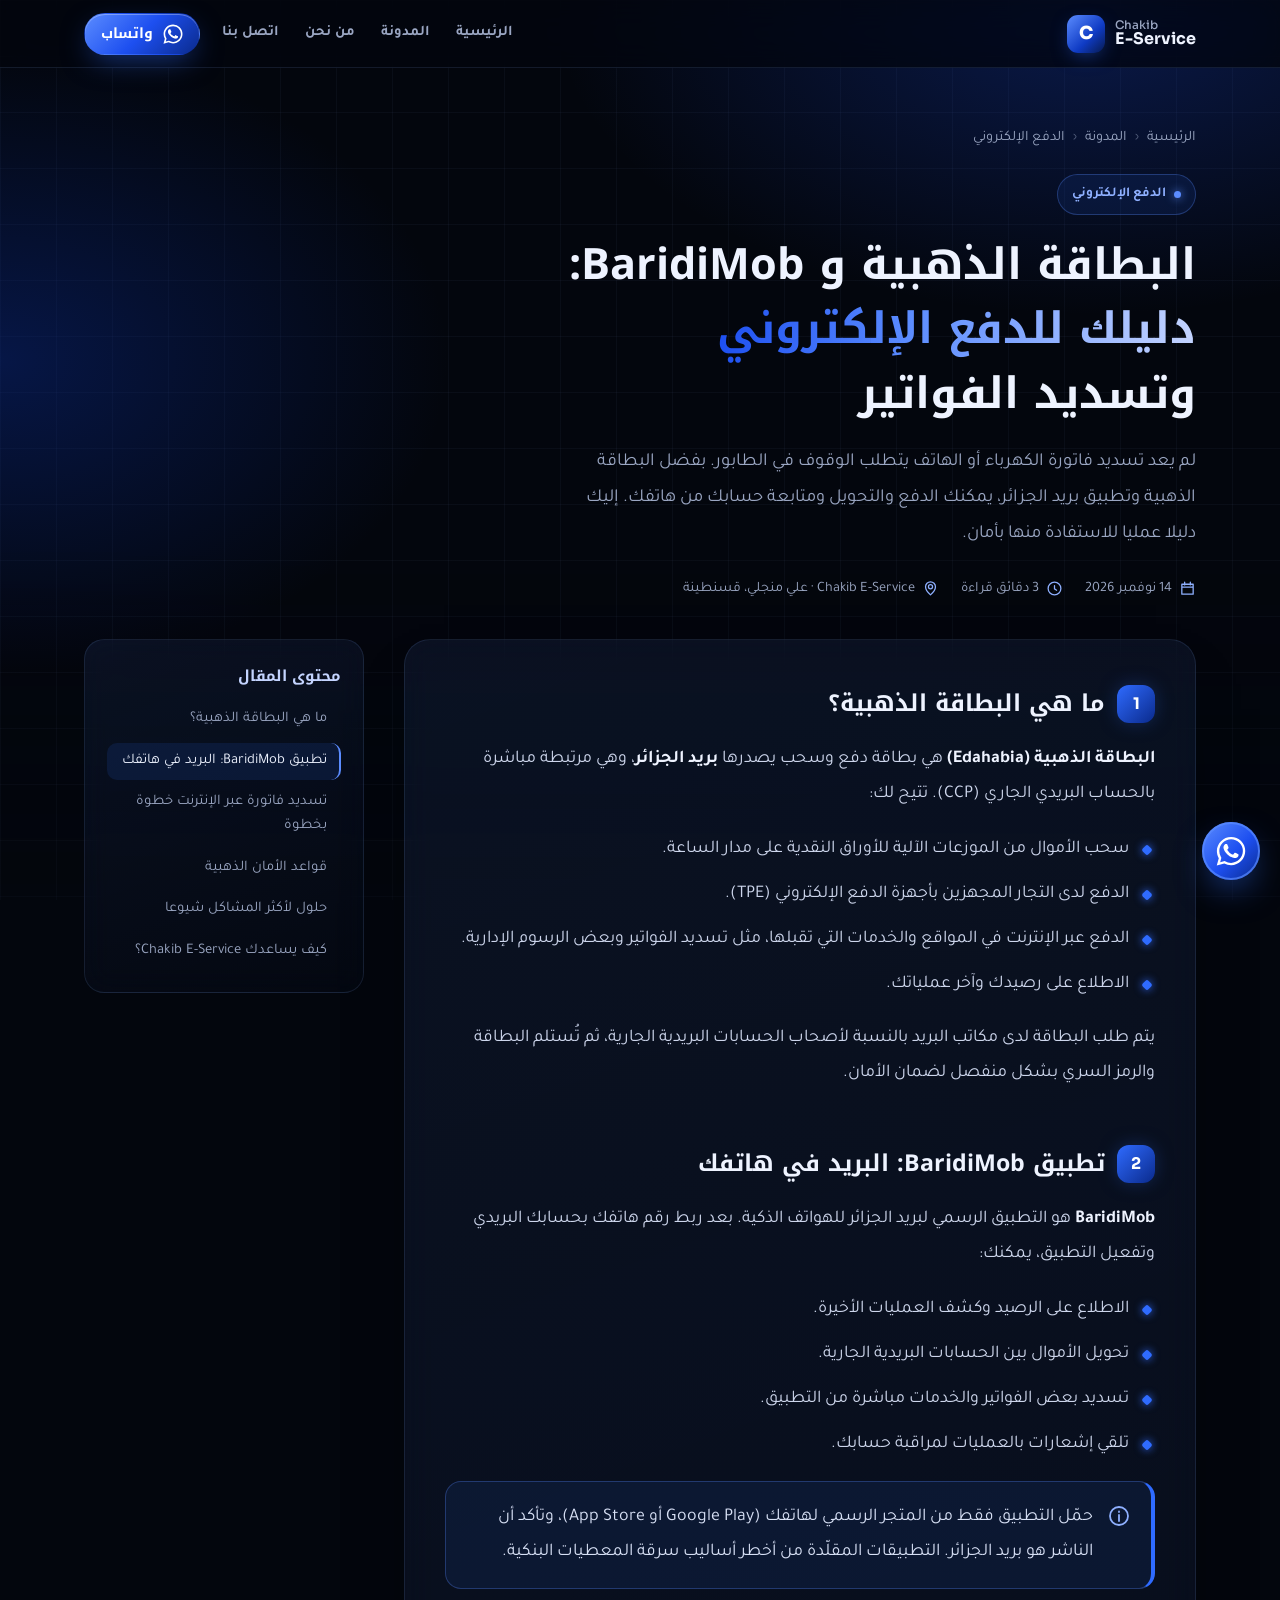
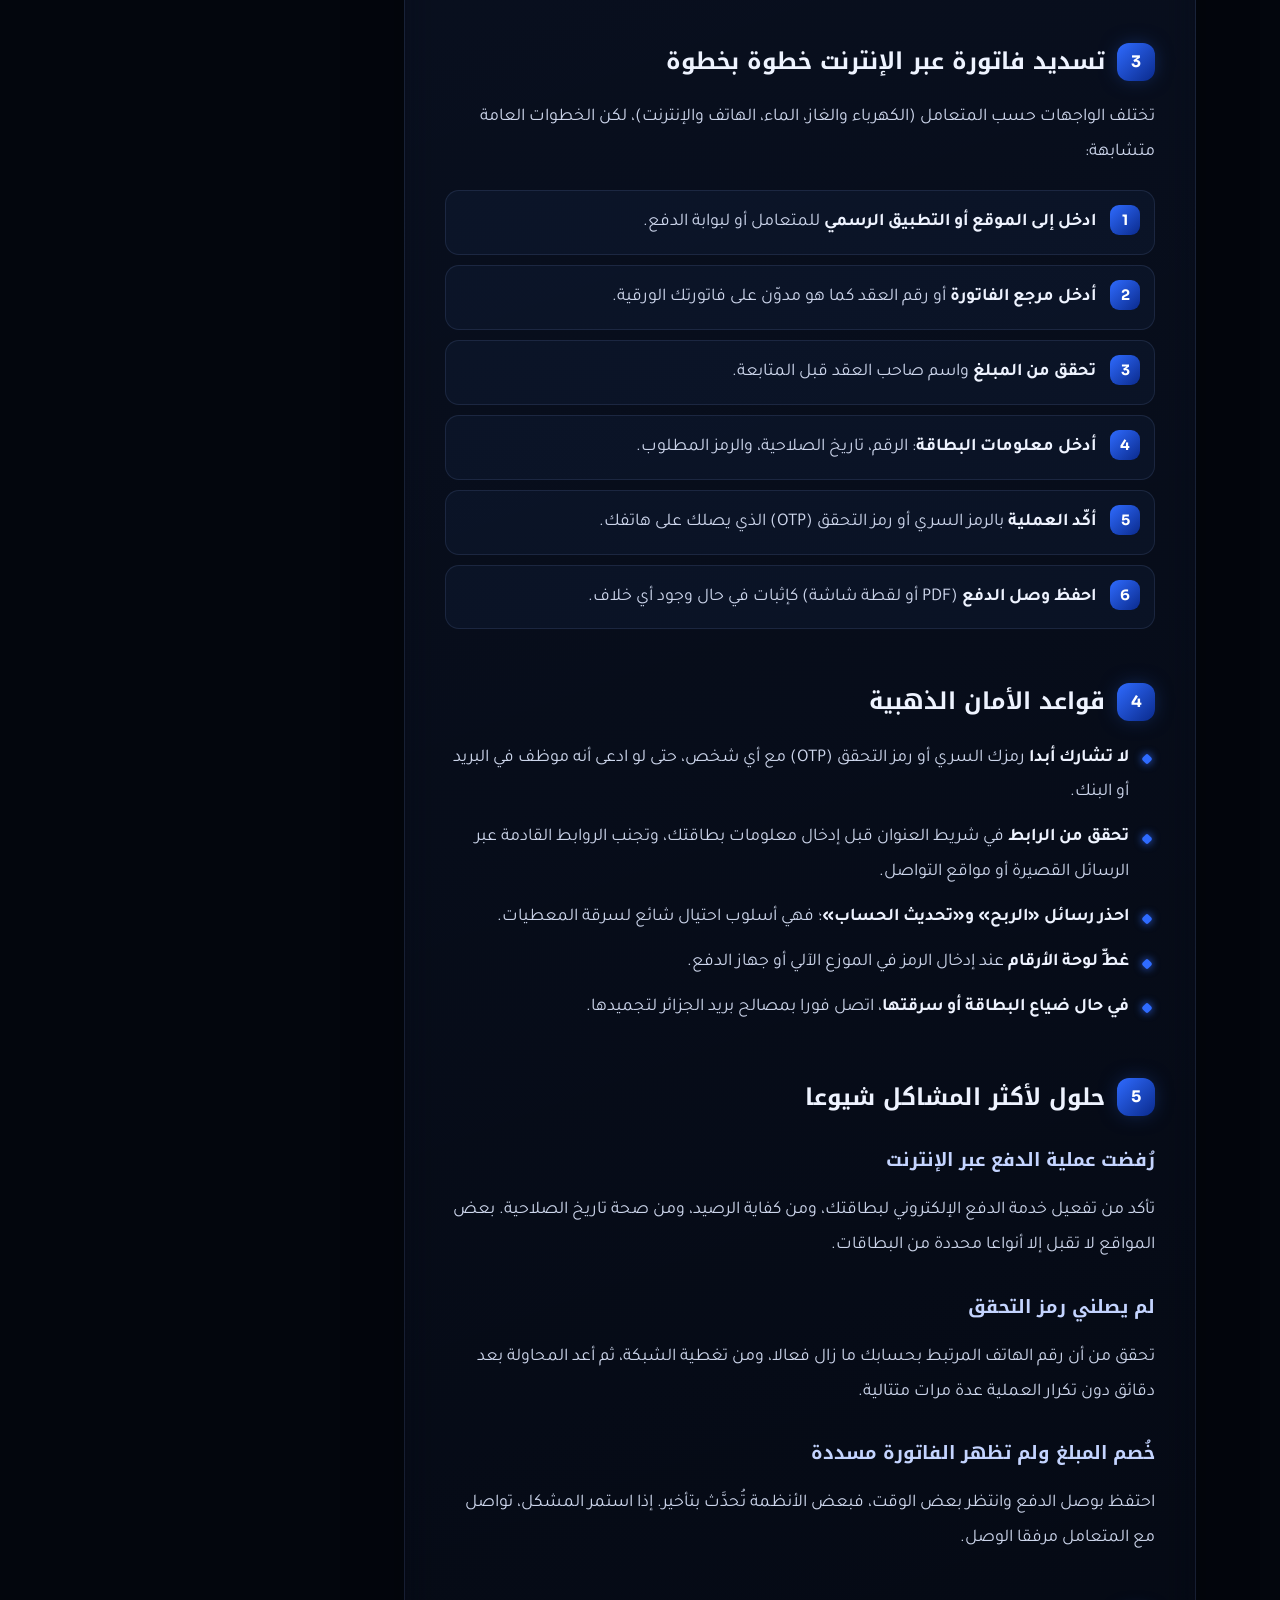
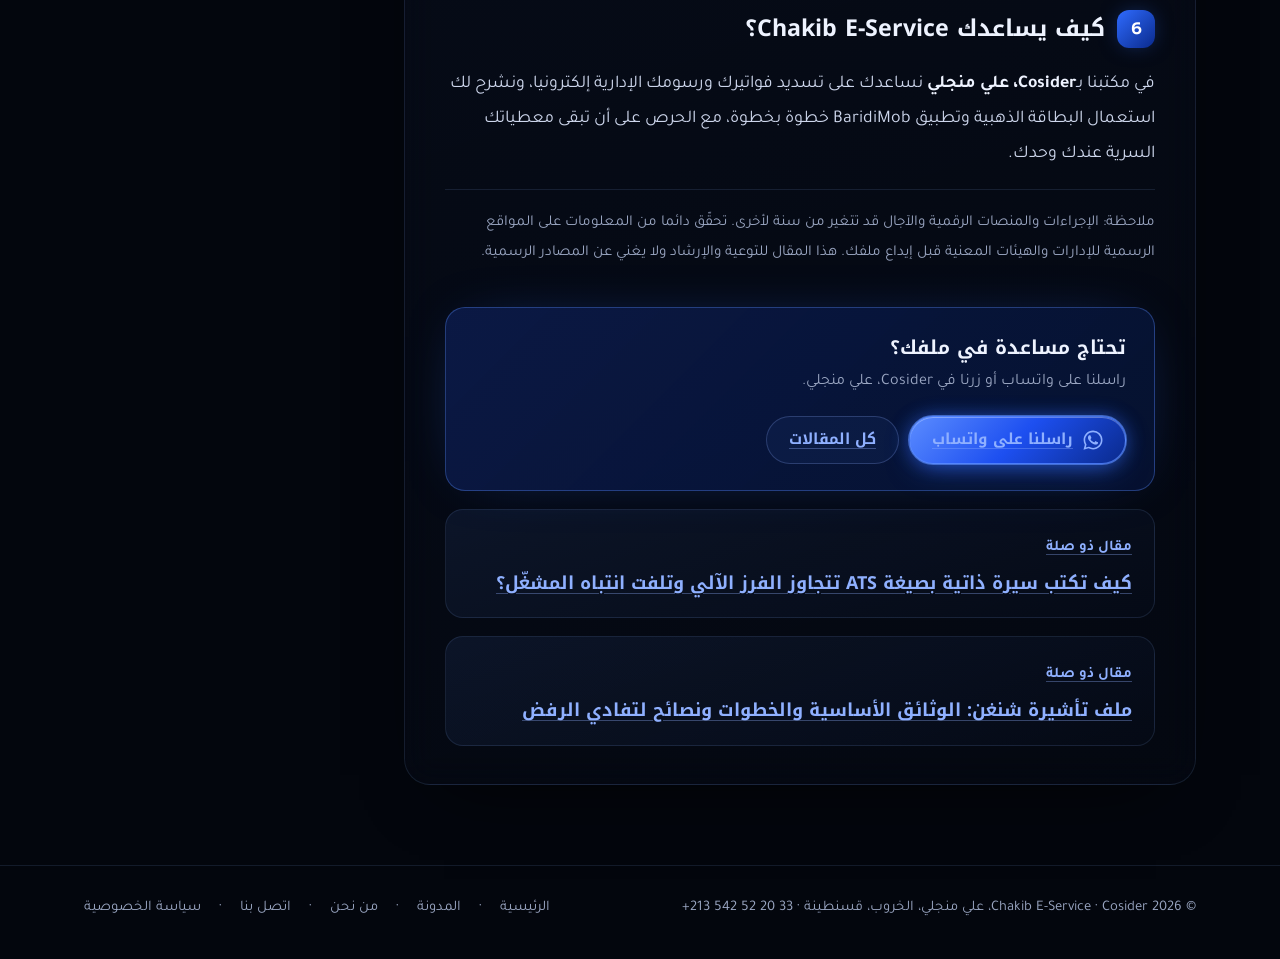
<file: articles/guide-paiement-electronique-edahabia-baridimob.html>
<!doctype html>
<html lang="ar" dir="rtl">
<head>
  <meta charset="utf-8">
  <meta name="viewport" content="width=device-width, initial-scale=1">
  <script async src="https://pagead2.googlesyndication.com/pagead/js/adsbygoogle.js?client=ca-pub-1681172419870926" crossorigin="anonymous"></script>
  <title>البطاقة الذهبية و BaridiMob: دليل الدفع الإلكتروني في الجزائر | Chakib E-Service</title>
  <meta name="description" content="كل ما تحتاج معرفته عن البطاقة الذهبية (Edahabia) وتطبيق BaridiMob لبريد الجزائر: الاستعمالات، تسديد الفواتير عبر الإنترنت خطوة بخطوة، ونصائح الأمان لحماية حسابك من الاحتيال.">
  <meta name="robots" content="index, follow, max-image-preview:large, max-snippet:-1">
  <meta name="author" content="Chakib E-Service">
  <link rel="canonical" href="https://chakibeservice.netlify.app/articles/guide-paiement-electronique-edahabia-baridimob.html">
  <meta name="theme-color" content="#03060d">
  <meta property="og:type" content="article">
  <meta property="og:site_name" content="Chakib E-Service">
  <meta property="og:title" content="البطاقة الذهبية و BaridiMob: دليل الدفع الإلكتروني في الجزائر | Chakib E-Service">
  <meta property="og:description" content="كل ما تحتاج معرفته عن البطاقة الذهبية (Edahabia) وتطبيق BaridiMob لبريد الجزائر: الاستعمالات، تسديد الفواتير عبر الإنترنت خطوة بخطوة، ونصائح الأمان لحماية حسابك من الاحتيال.">
  <meta property="og:url" content="https://chakibeservice.netlify.app/articles/guide-paiement-electronique-edahabia-baridimob.html">
  <meta property="og:image" content="https://chakibeservice.netlify.app/images/facade-e-service-ali-mendjeli.jpg">
  <meta property="og:image:alt" content="Façade de Chakib E-Service à Ali Mendjeli, Constantine">
  <meta property="og:locale" content="ar_DZ">
  <meta name="twitter:card" content="summary_large_image">
  <meta name="twitter:title" content="البطاقة الذهبية و BaridiMob: دليل الدفع الإلكتروني في الجزائر | Chakib E-Service">
  <meta name="twitter:description" content="كل ما تحتاج معرفته عن البطاقة الذهبية (Edahabia) وتطبيق BaridiMob لبريد الجزائر: الاستعمالات، تسديد الفواتير عبر الإنترنت خطوة بخطوة، ونصائح الأمان لحماية حسابك من الاحتيال.">
  <meta name="twitter:image" content="https://chakibeservice.netlify.app/images/facade-e-service-ali-mendjeli.jpg">
  <meta property="article:published_time" content="2026-11-14">
  <meta property="article:section" content="الدفع الإلكتروني">
  <link rel="icon" href="../images/apple-touch-icon.png" type="image/png">
  <link rel="apple-touch-icon" href="../images/apple-touch-icon.png">
  <link rel="preload" as="font" type="font/woff2" href="../assets/fonts/noto-kufi-arabic-arabic-500-700.woff2" crossorigin>
  <link rel="preload" as="font" type="font/woff2" href="../assets/fonts/tajawal-arabic-400.woff2" crossorigin>
  <link rel="stylesheet" href="../assets/blog.css?v=4">
  <script type="application/ld+json">
{
  "@context": "https://schema.org",
  "@graph": [
    {
      "@type": "BlogPosting",
      "@id": "https://chakibeservice.netlify.app/articles/guide-paiement-electronique-edahabia-baridimob.html#article",
      "headline": "البطاقة الذهبية وتطبيق BaridiMob: دليلك للدفع الإلكتروني وتسديد الفواتير في الجزائر",
      "description": "كل ما تحتاج معرفته عن البطاقة الذهبية (Edahabia) وتطبيق BaridiMob لبريد الجزائر: الاستعمالات، تسديد الفواتير عبر الإنترنت خطوة بخطوة، ونصائح الأمان لحماية حسابك من الاحتيال.",
      "inLanguage": "ar-DZ",
      "datePublished": "2026-11-14",
      "dateModified": "2026-11-14",
      "url": "https://chakibeservice.netlify.app/articles/guide-paiement-electronique-edahabia-baridimob.html",
      "mainEntityOfPage": "https://chakibeservice.netlify.app/articles/guide-paiement-electronique-edahabia-baridimob.html",
      "image": "https://chakibeservice.netlify.app/images/facade-e-service-ali-mendjeli.jpg",
      "wordCount": 439,
      "articleSection": "الدفع الإلكتروني",
      "author": {
        "@type": "Organization",
        "name": "Chakib E-Service",
        "url": "https://chakibeservice.netlify.app/"
      },
      "publisher": {
        "@id": "https://chakibeservice.netlify.app/#business",
        "@type": "LocalBusiness",
        "name": "Chakib E-Service",
        "logo": {
          "@type": "ImageObject",
          "url": "https://chakibeservice.netlify.app/images/icon-512.png"
        }
      },
      "isPartOf": {
        "@id": "https://chakibeservice.netlify.app/articles/#blog"
      }
    },
    {
      "@type": "BreadcrumbList",
      "itemListElement": [
        {
          "@type": "ListItem",
          "position": 1,
          "name": "الرئيسية",
          "item": "https://chakibeservice.netlify.app/"
        },
        {
          "@type": "ListItem",
          "position": 2,
          "name": "المدونة",
          "item": "https://chakibeservice.netlify.app/articles/"
        },
        {
          "@type": "ListItem",
          "position": 3,
          "name": "البطاقة الذهبية وتطبيق BaridiMob: دليلك للدفع الإلكتروني وتسديد الفواتير في الجزائر",
          "item": "https://chakibeservice.netlify.app/articles/guide-paiement-electronique-edahabia-baridimob.html"
        }
      ]
    }
  ]
}
  </script>
</head>
<body>
  <svg width="0" height="0" style="position:absolute" aria-hidden="true">
    <symbol id="i-whatsapp" viewBox="0 0 24 24"><path fill="currentColor" d="M17.47 14.38c-.3-.15-1.76-.87-2.03-.97-.27-.1-.47-.15-.67.15-.2.3-.77.97-.94 1.17-.17.2-.35.22-.65.07-.3-.15-1.26-.46-2.4-1.48-.89-.79-1.49-1.77-1.66-2.07-.17-.3-.02-.46.13-.61.13-.13.3-.35.45-.52.15-.17.2-.3.3-.5.1-.2.05-.37-.03-.52-.07-.15-.67-1.62-.92-2.22-.24-.58-.49-.5-.67-.51h-.57c-.2 0-.52.07-.8.37-.27.3-1.04 1.02-1.04 2.48s1.07 2.88 1.21 3.08c.15.2 2.1 3.2 5.08 4.49.71.31 1.26.49 1.69.63.71.22 1.36.19 1.87.12.57-.09 1.76-.72 2-1.41.25-.7.25-1.29.17-1.41-.07-.13-.27-.2-.57-.35M12.05 21.5h-.01a9.4 9.4 0 0 1-4.8-1.32l-.34-.2-3.56.93.95-3.47-.22-.36a9.4 9.4 0 0 1-1.44-5.02c0-5.2 4.23-9.43 9.43-9.43 2.52 0 4.89.98 6.67 2.77a9.37 9.37 0 0 1 2.76 6.67c0 5.2-4.23 9.43-9.44 9.43m8.03-17.46A11.27 11.27 0 0 0 12.05.72C5.8.72.7 5.8.7 12.06c0 2 .52 3.95 1.52 5.67L.6 23.6l6.01-1.58a11.3 11.3 0 0 0 5.43 1.38h.01c6.25 0 11.34-5.09 11.34-11.34 0-3.03-1.18-5.88-3.32-8.02"/></symbol>
    <symbol id="i-instagram" viewBox="0 0 24 24"><path fill="currentColor" d="M12 2.16c3.2 0 3.58.01 4.85.07 1.17.05 1.8.25 2.23.41.56.22.96.48 1.38.9.42.42.68.82.9 1.38.16.42.36 1.06.41 2.23.06 1.27.07 1.65.07 4.85s-.01 3.58-.07 4.85c-.05 1.17-.25 1.8-.41 2.23-.22.56-.48.96-.9 1.38-.42.42-.82.68-1.38.9-.42.16-1.06.36-2.23.41-1.27.06-1.65.07-4.85.07s-3.58-.01-4.85-.07c-1.17-.05-1.8-.25-2.23-.41a3.72 3.72 0 0 1-1.38-.9 3.72 3.72 0 0 1-.9-1.38c-.16-.42-.36-1.06-.41-2.23C2.17 15.58 2.16 15.2 2.16 12s.01-3.58.07-4.85c.05-1.17.25-1.8.41-2.23.22-.56.48-.96.9-1.38.42-.42.82-.68 1.38-.9.42-.16 1.06-.36 2.23-.41C8.42 2.17 8.8 2.16 12 2.16M12 0C8.74 0 8.33.01 7.05.07 5.78.13 4.9.33 4.14.63a5.88 5.88 0 0 0-2.13 1.38A5.88 5.88 0 0 0 .63 4.14C.33 4.9.13 5.78.07 7.05.01 8.33 0 8.74 0 12s.01 3.67.07 4.95c.06 1.27.26 2.15.56 2.91.31.79.72 1.46 1.38 2.13a5.88 5.88 0 0 0 2.13 1.38c.76.3 1.64.5 2.91.56C8.33 23.99 8.74 24 12 24s3.67-.01 4.95-.07c1.27-.06 2.15-.26 2.91-.56a5.88 5.88 0 0 0 2.13-1.38 5.88 5.88 0 0 0 1.38-2.13c.3-.76.5-1.64.56-2.91.06-1.28.07-1.69.07-4.95s-.01-3.67-.07-4.95c-.06-1.27-.26-2.15-.56-2.91a5.88 5.88 0 0 0-1.38-2.13A5.88 5.88 0 0 0 19.86.63C19.1.33 18.22.13 16.95.07 15.67.01 15.26 0 12 0m0 5.84a6.16 6.16 0 1 0 0 12.32 6.16 6.16 0 0 0 0-12.32M12 16a4 4 0 1 1 0-8 4 4 0 0 1 0 8m6.4-11.85a1.44 1.44 0 1 0 0 2.88 1.44 1.44 0 0 0 0-2.88"/></symbol>
    <symbol id="i-tiktok" viewBox="0 0 24 24"><path fill="currentColor" d="M12.53.02C13.84 0 15.14.01 16.44 0c.08 1.53.63 3.09 1.75 4.17 1.12 1.11 2.7 1.62 4.24 1.79v4.03a10.7 10.7 0 0 1-4.2-.97c-.57-.26-1.1-.59-1.62-.93-.01 2.92.01 5.84-.02 8.75a7.64 7.64 0 0 1-1.35 3.94 7.45 7.45 0 0 1-5.92 3.21 7.29 7.29 0 0 1-4.08-1.03 7.54 7.54 0 0 1-3.65-5.71c-.02-.5-.03-1-.01-1.49a7.53 7.53 0 0 1 8.73-6.68c.02 1.48-.04 2.96-.04 4.44a3.43 3.43 0 0 0-4.38 2.12c-.21.51-.15 1.07-.14 1.61a3.41 3.41 0 0 0 3.52 2.88 3.37 3.37 0 0 0 2.78-1.62c.19-.33.4-.67.41-1.06.1-1.79.06-3.57.07-5.36.01-4.03-.01-8.05.02-12.07"/></symbol>
    <symbol id="i-facebook" viewBox="0 0 24 24"><path fill="currentColor" d="M24 12.07C24 5.41 18.63 0 12 0S0 5.4 0 12.07C0 18.1 4.39 23.1 10.13 24v-8.44H7.08v-3.49h3.04V9.41c0-3.02 1.8-4.7 4.54-4.7 1.31 0 2.68.24 2.68.24v2.97h-1.5c-1.5 0-1.96.93-1.96 1.89v2.26h3.32l-.53 3.5h-2.8V24C19.62 23.1 24 18.1 24 12.07"/></symbol>
    <symbol id="i-clock" viewBox="0 0 24 24"><path fill="none" stroke="currentColor" stroke-width="1.8" stroke-linecap="round" d="M12 21a9 9 0 1 0 0-18 9 9 0 0 0 0 18Zm0-13v4.5l3 2"/></symbol>
    <symbol id="i-cal" viewBox="0 0 24 24"><path fill="none" stroke="currentColor" stroke-width="1.8" stroke-linecap="round" stroke-linejoin="round" d="M4 6h16v14H4zM4 10h16M8 3v4M16 3v4"/></symbol>
    <symbol id="i-info" viewBox="0 0 24 24"><path fill="none" stroke="currentColor" stroke-width="1.8" stroke-linecap="round" d="M12 21a9 9 0 1 0 0-18 9 9 0 0 0 0 18Zm0-10v6m0-9.5v.5"/></symbol>
    <symbol id="i-pin" viewBox="0 0 24 24"><path fill="none" stroke="currentColor" stroke-width="1.8" stroke-linecap="round" stroke-linejoin="round" d="M12 21s-7-6.2-7-11.5a7 7 0 0 1 14 0C19 14.8 12 21 12 21Zm0-8.6a2.9 2.9 0 1 0 0-5.8 2.9 2.9 0 0 0 0 5.8Z"/></symbol>
    <symbol id="i-phone" viewBox="0 0 24 24"><path fill="none" stroke="currentColor" stroke-width="1.8" stroke-linecap="round" stroke-linejoin="round" d="M5 4h4l2 5-2.5 1.5a11 11 0 0 0 5 5L15 13l5 2v4a2 2 0 0 1-2 2A16 16 0 0 1 3 6a2 2 0 0 1 2-2Z"/></symbol>
    <symbol id="i-route" viewBox="0 0 24 24"><path fill="none" stroke="currentColor" stroke-width="1.9" stroke-linecap="round" stroke-linejoin="round" d="m3 11 18-8-8 18-2-8-8-2Z"/></symbol>
    <symbol id="i-shield" viewBox="0 0 24 24"><path fill="none" stroke="currentColor" stroke-width="1.8" stroke-linecap="round" stroke-linejoin="round" d="M12 3 4.5 6v5.5c0 4.6 3.2 8.3 7.5 9.5 4.3-1.2 7.5-4.9 7.5-9.5V6L12 3Zm-3 9 2.2 2.2L15.5 10"/></symbol>
  </svg>
  <div class="bg" aria-hidden="true"></div>
  <div class="progress" aria-hidden="true"></div>
  <header class="header">
    <div class="container">
      <a class="brand" href="../index.html" aria-label="Chakib E-Service, الصفحة الرئيسية"><span class="brand__mark">C</span><span class="brand__text">Chakib<b>E-Service</b></span></a>
      <nav class="header__nav" aria-label="القائمة">
        <div class="subnav"><a class="" href="../index.html">الرئيسية</a><a class="keep" href="../articles/index.html">المدونة</a><a class="" href="../a-propos.html">من نحن</a><a class="" href="../contact.html">اتصل بنا</a></div>
        <a class="btn btn--primary btn--sm" href="https://wa.me/213542522033" target="_blank" rel="noopener" aria-label="واتساب"><svg aria-hidden="true"><use href="#i-whatsapp"/></svg><span>واتساب</span></a>
      </nav>
    </div>
  </header>

  <main>
    <section class="a-hero">
      <div class="container">
        <nav class="crumbs reveal" aria-label="مسار التنقل"><a href="../index.html">الرئيسية</a><span aria-hidden="true">‹</span><a href="../articles/index.html">المدونة</a><span aria-hidden="true">‹</span><span>الدفع الإلكتروني</span></nav>
        <p class="tag reveal">الدفع الإلكتروني</p>
        <h1 class="reveal" style="--d:80ms">البطاقة الذهبية و BaridiMob: <span>دليلك للدفع الإلكتروني</span> وتسديد الفواتير</h1>
        <p class="a-lead reveal" style="--d:140ms">لم يعد تسديد فاتورة الكهرباء أو الهاتف يتطلب الوقوف في الطابور. بفضل البطاقة الذهبية وتطبيق بريد الجزائر، يمكنك الدفع والتحويل ومتابعة حسابك من هاتفك. إليك دليلا عمليا للاستفادة منها بأمان.</p>
        <div class="meta reveal" style="--d:200ms">
          <span><svg aria-hidden="true"><use href="#i-cal"/></svg><time datetime="2026-11-14">14 نوفمبر 2026</time></span>
          <span><svg aria-hidden="true"><use href="#i-clock"/></svg>3 دقائق قراءة</span>
          <span><svg aria-hidden="true"><use href="#i-pin"/></svg>Chakib E-Service · علي منجلي، قسنطينة</span>
        </div>
      </div>
    </section>

    <div class="container a-layout">
      <article class="prose reveal">
        <h2 id="edahabia" class="reveal"><span class="n">1</span>ما هي البطاقة الذهبية؟</h2><p class="reveal"><strong>البطاقة الذهبية (Edahabia)</strong> هي بطاقة دفع وسحب يصدرها <strong>بريد الجزائر</strong>، وهي مرتبطة مباشرة بالحساب البريدي الجاري (CCP). تتيح لك:</p><ul class="reveal"><li>سحب الأموال من الموزعات الآلية للأوراق النقدية على مدار الساعة.</li><li>الدفع لدى التجار المجهزين بأجهزة الدفع الإلكتروني (TPE).</li><li>الدفع عبر الإنترنت في المواقع والخدمات التي تقبلها، مثل تسديد الفواتير وبعض الرسوم الإدارية.</li><li>الاطلاع على رصيدك وآخر عملياتك.</li></ul><p class="reveal">يتم طلب البطاقة لدى مكاتب البريد بالنسبة لأصحاب الحسابات البريدية الجارية، ثم تُستلم البطاقة والرمز السري بشكل منفصل لضمان الأمان.</p><h2 id="baridimob" class="reveal"><span class="n">2</span>تطبيق BaridiMob: البريد في هاتفك</h2><p class="reveal"><strong>BaridiMob</strong> هو التطبيق الرسمي لبريد الجزائر للهواتف الذكية. بعد ربط رقم هاتفك بحسابك البريدي وتفعيل التطبيق، يمكنك:</p><ul class="reveal"><li>الاطلاع على الرصيد وكشف العمليات الأخيرة.</li><li>تحويل الأموال بين الحسابات البريدية الجارية.</li><li>تسديد بعض الفواتير والخدمات مباشرة من التطبيق.</li><li>تلقي إشعارات بالعمليات لمراقبة حسابك.</li></ul><div class="note reveal"><svg aria-hidden="true"><use href="#i-info"/></svg><p>حمّل التطبيق فقط من المتجر الرسمي لهاتفك (Google Play أو App Store)، وتأكد أن الناشر هو بريد الجزائر. التطبيقات المقلّدة من أخطر أساليب سرقة المعطيات البنكية.</p></div><h2 id="factures" class="reveal"><span class="n">3</span>تسديد فاتورة عبر الإنترنت خطوة بخطوة</h2><p class="reveal">تختلف الواجهات حسب المتعامل (الكهرباء والغاز، الماء، الهاتف والإنترنت)، لكن الخطوات العامة متشابهة:</p><ol class="reveal"><li><strong>ادخل إلى الموقع أو التطبيق الرسمي</strong> للمتعامل أو لبوابة الدفع.</li><li><strong>أدخل مرجع الفاتورة</strong> أو رقم العقد كما هو مدوّن على فاتورتك الورقية.</li><li><strong>تحقق من المبلغ</strong> واسم صاحب العقد قبل المتابعة.</li><li><strong>أدخل معلومات البطاقة</strong>: الرقم، تاريخ الصلاحية، والرمز المطلوب.</li><li><strong>أكّد العملية</strong> بالرمز السري أو رمز التحقق (OTP) الذي يصلك على هاتفك.</li><li><strong>احفظ وصل الدفع</strong> (PDF أو لقطة شاشة) كإثبات في حال وجود أي خلاف.</li></ol><h2 id="securite" class="reveal"><span class="n">4</span>قواعد الأمان الذهبية</h2><ul class="reveal"><li><strong>لا تشارك أبدا</strong> رمزك السري أو رمز التحقق (OTP) مع أي شخص، حتى لو ادعى أنه موظف في البريد أو البنك.</li><li><strong>تحقق من الرابط</strong> في شريط العنوان قبل إدخال معلومات بطاقتك، وتجنب الروابط القادمة عبر الرسائل القصيرة أو مواقع التواصل.</li><li><strong>احذر رسائل «الربح» و«تحديث الحساب»</strong>؛ فهي أسلوب احتيال شائع لسرقة المعطيات.</li><li><strong>غطِّ لوحة الأرقام</strong> عند إدخال الرمز في الموزع الآلي أو جهاز الدفع.</li><li><strong>في حال ضياع البطاقة أو سرقتها</strong>، اتصل فورا بمصالح بريد الجزائر لتجميدها.</li></ul><h2 id="problemes" class="reveal"><span class="n">5</span>حلول لأكثر المشاكل شيوعا</h2><h3 class="reveal">رُفضت عملية الدفع عبر الإنترنت</h3><p class="reveal">تأكد من تفعيل خدمة الدفع الإلكتروني لبطاقتك، ومن كفاية الرصيد، ومن صحة تاريخ الصلاحية. بعض المواقع لا تقبل إلا أنواعا محددة من البطاقات.</p><h3 class="reveal">لم يصلني رمز التحقق</h3><p class="reveal">تحقق من أن رقم الهاتف المرتبط بحسابك ما زال فعالا، ومن تغطية الشبكة، ثم أعد المحاولة بعد دقائق دون تكرار العملية عدة مرات متتالية.</p><h3 class="reveal">خُصم المبلغ ولم تظهر الفاتورة مسددة</h3><p class="reveal">احتفظ بوصل الدفع وانتظر بعض الوقت، فبعض الأنظمة تُحدَّث بتأخير. إذا استمر المشكل، تواصل مع المتعامل مرفقا الوصل.</p><h2 id="aide" class="reveal"><span class="n">6</span>كيف يساعدك Chakib E-Service؟</h2><p class="reveal">في مكتبنا بـ<strong>Cosider، علي منجلي</strong> نساعدك على تسديد فواتيرك ورسومك الإدارية إلكترونيا، ونشرح لك استعمال البطاقة الذهبية وتطبيق BaridiMob خطوة بخطوة، مع الحرص على أن تبقى معطياتك السرية عندك وحدك.</p>
        <p class="disclaimer">ملاحظة: الإجراءات والمنصات الرقمية والآجال قد تتغير من سنة لأخرى. تحقّق دائما من المعلومات على المواقع الرسمية للإدارات والهيئات المعنية قبل إيداع ملفك. هذا المقال للتوعية والإرشاد ولا يغني عن المصادر الرسمية.</p>
        <div class="cta">
          <div><h3>تحتاج مساعدة في ملفك؟</h3><p>راسلنا على واتساب أو زرنا في Cosider، علي منجلي.</p></div>
          <div class="btns">
            <a class="btn btn--primary btn--pulse" href="https://wa.me/213542522033?text=%D8%A7%D9%84%D8%B3%D9%84%D8%A7%D9%85%20%D8%B9%D9%84%D9%8A%D9%83%D9%85%D8%8C%20%D9%82%D8%B1%D8%A3%D8%AA%20%D9%85%D9%82%D8%A7%D9%84%20%C2%AB%D8%A7%D9%84%D8%A8%D8%B7%D8%A7%D9%82%D8%A9%20%D8%A7%D9%84%D8%B0%D9%87%D8%A8%D9%8A%D8%A9%20%D9%88%D8%AA%D8%B7%D8%A8%D9%8A%D9%82%20BaridiMob%3A%20%D8%AF%D9%84%D9%8A%D9%84%D9%83%20%D9%84%D9%84%D8%AF%D9%81%D8%B9%20%D8%A7%D9%84%D8%A5%D9%84%D9%83%D8%AA%D8%B1%D9%88%D9%86%D9%8A%20%D9%88%D8%AA%D8%B3%D8%AF%D9%8A%D8%AF%20%D8%A7%D9%84%D9%81%D9%88%D8%A7%D8%AA%D9%8A%D8%B1%20%D9%81%D9%8A%20%D8%A7%D9%84%D8%AC%D8%B2%D8%A7%D8%A6%D8%B1%C2%BB%20%D9%88%D8%A3%D8%AD%D8%AA%D8%A7%D8%AC%20%D9%85%D8%B3%D8%A7%D8%B9%D8%AF%D8%A9." target="_blank" rel="noopener"><svg aria-hidden="true"><use href="#i-whatsapp"/></svg><span>راسلنا على واتساب</span></a>
            <a class="btn btn--ghost" href="index.html">كل المقالات</a>
          </div>
        </div>
        <a class="related" href="guide-cv-ats.html"><small>مقال ذو صلة</small><b>كيف تكتب سيرة ذاتية بصيغة ATS تتجاوز الفرز الآلي وتلفت انتباه المشغّل؟</b></a><a class="related" href="guide-dossier-visa-schengen.html"><small>مقال ذو صلة</small><b>ملف تأشيرة شنغن: الوثائق الأساسية والخطوات ونصائح لتفادي الرفض</b></a>
      </article>
      <aside class="toc reveal" aria-label="محتوى المقال">
        <b>محتوى المقال</b>
        <ol><li><a href="#edahabia">ما هي البطاقة الذهبية؟</a></li><li><a href="#baridimob">تطبيق BaridiMob: البريد في هاتفك</a></li><li><a href="#factures">تسديد فاتورة عبر الإنترنت خطوة بخطوة</a></li><li><a href="#securite">قواعد الأمان الذهبية</a></li><li><a href="#problemes">حلول لأكثر المشاكل شيوعا</a></li><li><a href="#aide">كيف يساعدك Chakib E-Service؟</a></li></ol>
      </aside>
    </div>
  </main>

  <footer class="footer">
    <div class="container">
      <p>© <span id="year">2026</span> Chakib E-Service · Cosider، علي منجلي، الخروب، قسنطينة · <a href="tel:+213542522033" dir="ltr">+213 542 52 20 33</a></p>
      <nav class="footer__links" aria-label="روابط"><a href="../index.html">الرئيسية</a> · <a href="../articles/index.html">المدونة</a> · <a href="../a-propos.html">من نحن</a> · <a href="../contact.html">اتصل بنا</a> · <a href="../politique-de-confidentialite.html">سياسة الخصوصية</a></nav>
    </div>
  </footer>
  <a class="fab" href="https://wa.me/213542522033" target="_blank" rel="noopener" aria-label="راسلنا على واتساب"><svg aria-hidden="true"><use href="#i-whatsapp"/></svg></a>
  <script src="../assets/blog.js?v=4" defer></script>
</body>
</html>
</file>
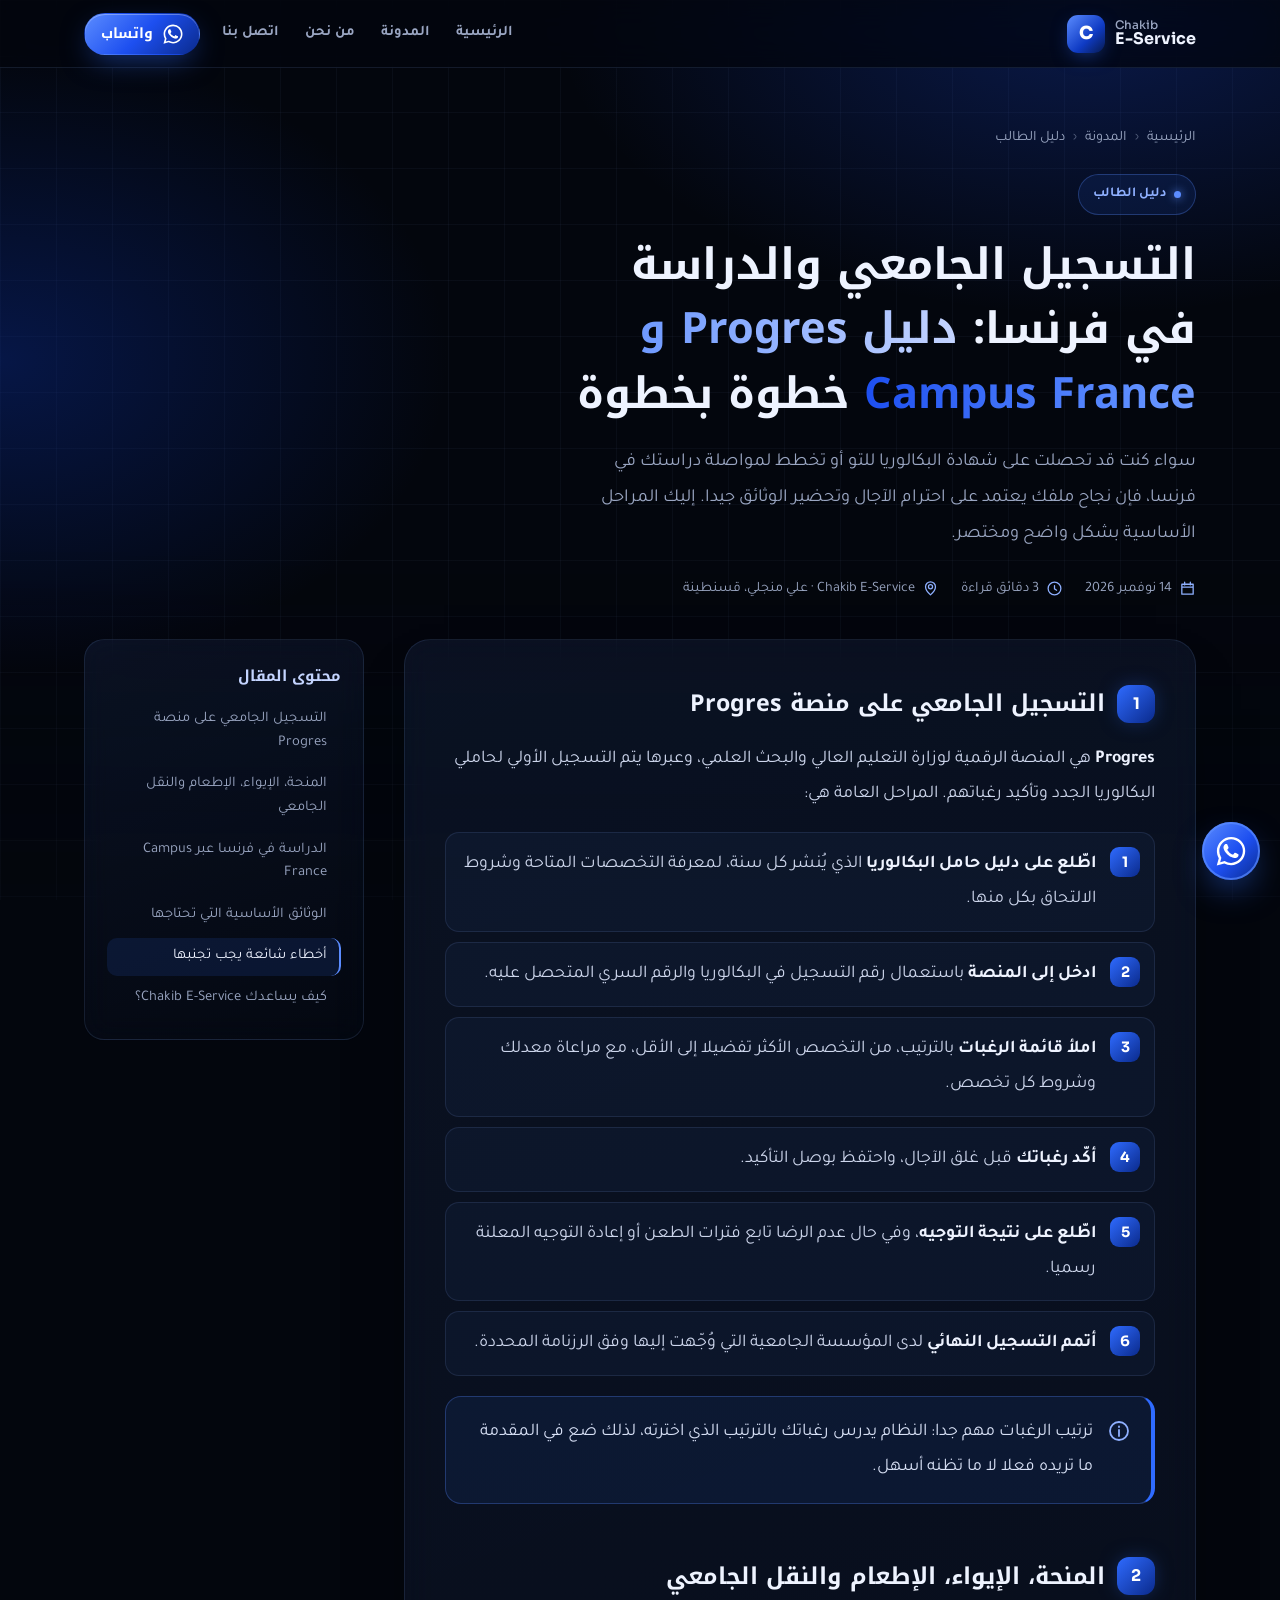
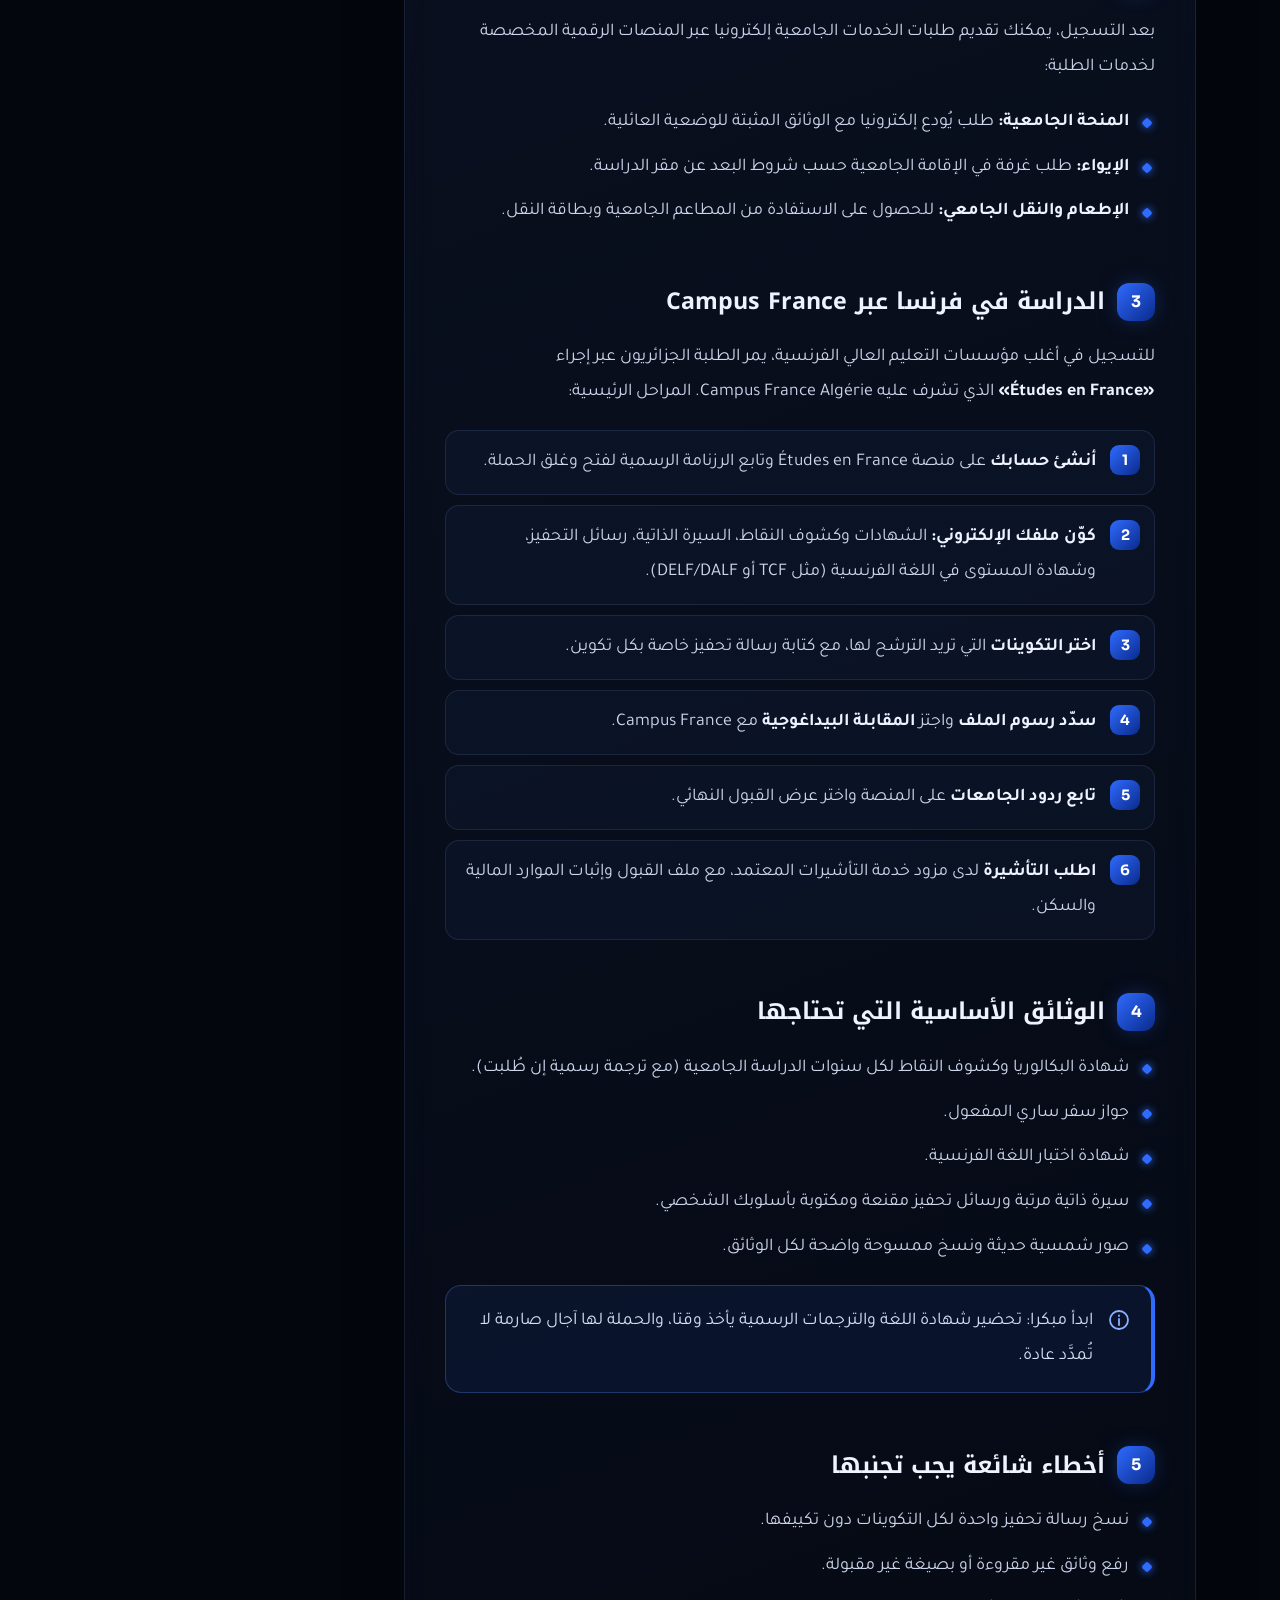
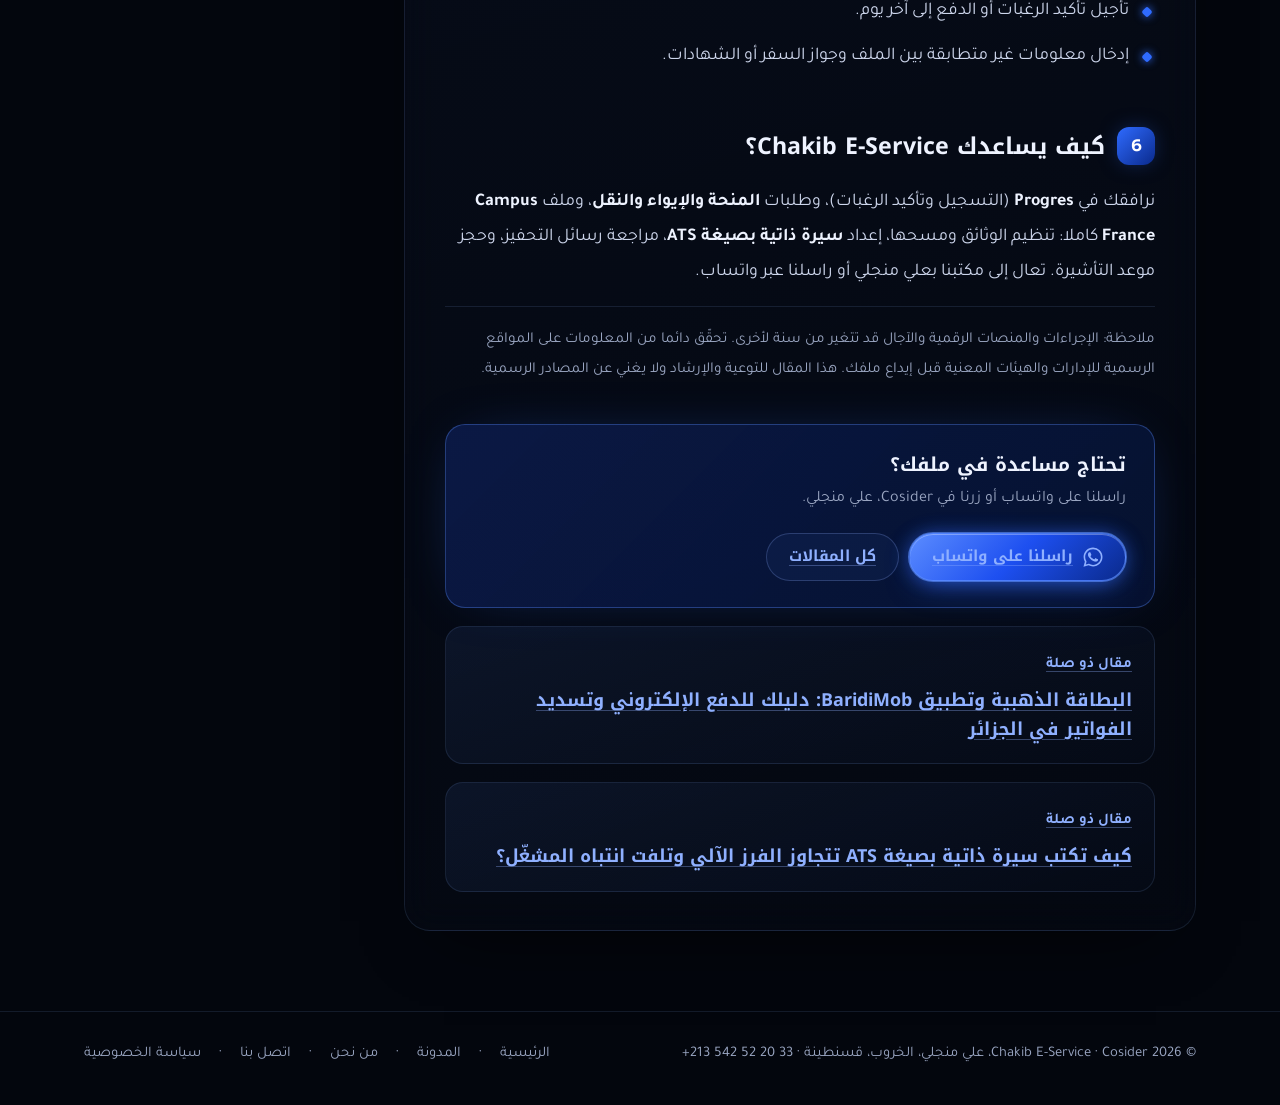
<file: articles/guide-progres-campus-france.html>
<!doctype html>
<html lang="ar" dir="rtl">
<head>
  <meta charset="utf-8">
  <meta name="viewport" content="width=device-width, initial-scale=1">
  <script async src="https://pagead2.googlesyndication.com/pagead/js/adsbygoogle.js?client=ca-pub-1681172419870926" crossorigin="anonymous"></script>
  <title>دليل Progres و Campus France خطوة بخطوة | Chakib E-Service</title>
  <meta name="description" content="دليل مبسّط لحاملي البكالوريا والطلبة في الجزائر: التسجيل الجامعي على منصة Progres، طلبات المنحة والإيواء والنقل، ثم إجراءات الدراسة في فرنسا عبر Campus France والوثائق المطلوبة.">
  <meta name="robots" content="index, follow, max-image-preview:large, max-snippet:-1">
  <meta name="author" content="Chakib E-Service">
  <link rel="canonical" href="https://chakibeservice.netlify.app/articles/guide-progres-campus-france.html">
  <meta name="theme-color" content="#03060d">
  <meta property="og:type" content="article">
  <meta property="og:site_name" content="Chakib E-Service">
  <meta property="og:title" content="دليل Progres و Campus France خطوة بخطوة | Chakib E-Service">
  <meta property="og:description" content="دليل مبسّط لحاملي البكالوريا والطلبة في الجزائر: التسجيل الجامعي على منصة Progres، طلبات المنحة والإيواء والنقل، ثم إجراءات الدراسة في فرنسا عبر Campus France والوثائق المطلوبة.">
  <meta property="og:url" content="https://chakibeservice.netlify.app/articles/guide-progres-campus-france.html">
  <meta property="og:image" content="https://chakibeservice.netlify.app/images/facade-e-service-ali-mendjeli.jpg">
  <meta property="og:image:alt" content="Façade de Chakib E-Service à Ali Mendjeli, Constantine">
  <meta property="og:locale" content="ar_DZ">
  <meta name="twitter:card" content="summary_large_image">
  <meta name="twitter:title" content="دليل Progres و Campus France خطوة بخطوة | Chakib E-Service">
  <meta name="twitter:description" content="دليل مبسّط لحاملي البكالوريا والطلبة في الجزائر: التسجيل الجامعي على منصة Progres، طلبات المنحة والإيواء والنقل، ثم إجراءات الدراسة في فرنسا عبر Campus France والوثائق المطلوبة.">
  <meta name="twitter:image" content="https://chakibeservice.netlify.app/images/facade-e-service-ali-mendjeli.jpg">
  <meta property="article:published_time" content="2026-11-14">
  <meta property="article:section" content="دليل الطالب">
  <link rel="icon" href="../images/apple-touch-icon.png" type="image/png">
  <link rel="apple-touch-icon" href="../images/apple-touch-icon.png">
  <link rel="preload" as="font" type="font/woff2" href="../assets/fonts/noto-kufi-arabic-arabic-500-700.woff2" crossorigin>
  <link rel="preload" as="font" type="font/woff2" href="../assets/fonts/tajawal-arabic-400.woff2" crossorigin>
  <link rel="stylesheet" href="../assets/blog.css?v=4">
  <script type="application/ld+json">
{
  "@context": "https://schema.org",
  "@graph": [
    {
      "@type": "BlogPosting",
      "@id": "https://chakibeservice.netlify.app/articles/guide-progres-campus-france.html#article",
      "headline": "التسجيل الجامعي والدراسة في فرنسا: دليل Progres و Campus France خطوة بخطوة",
      "description": "دليل مبسّط لحاملي البكالوريا والطلبة في الجزائر: التسجيل الجامعي على منصة Progres، طلبات المنحة والإيواء والنقل، ثم إجراءات الدراسة في فرنسا عبر Campus France والوثائق المطلوبة.",
      "inLanguage": "ar-DZ",
      "datePublished": "2026-11-14",
      "dateModified": "2026-11-14",
      "url": "https://chakibeservice.netlify.app/articles/guide-progres-campus-france.html",
      "mainEntityOfPage": "https://chakibeservice.netlify.app/articles/guide-progres-campus-france.html",
      "image": "https://chakibeservice.netlify.app/images/facade-e-service-ali-mendjeli.jpg",
      "wordCount": 429,
      "articleSection": "دليل الطالب",
      "author": {
        "@type": "Organization",
        "name": "Chakib E-Service",
        "url": "https://chakibeservice.netlify.app/"
      },
      "publisher": {
        "@id": "https://chakibeservice.netlify.app/#business",
        "@type": "LocalBusiness",
        "name": "Chakib E-Service",
        "logo": {
          "@type": "ImageObject",
          "url": "https://chakibeservice.netlify.app/images/icon-512.png"
        }
      },
      "isPartOf": {
        "@id": "https://chakibeservice.netlify.app/articles/#blog"
      }
    },
    {
      "@type": "BreadcrumbList",
      "itemListElement": [
        {
          "@type": "ListItem",
          "position": 1,
          "name": "الرئيسية",
          "item": "https://chakibeservice.netlify.app/"
        },
        {
          "@type": "ListItem",
          "position": 2,
          "name": "المدونة",
          "item": "https://chakibeservice.netlify.app/articles/"
        },
        {
          "@type": "ListItem",
          "position": 3,
          "name": "التسجيل الجامعي والدراسة في فرنسا: دليل Progres و Campus France خطوة بخطوة",
          "item": "https://chakibeservice.netlify.app/articles/guide-progres-campus-france.html"
        }
      ]
    }
  ]
}
  </script>
</head>
<body>
  <svg width="0" height="0" style="position:absolute" aria-hidden="true">
    <symbol id="i-whatsapp" viewBox="0 0 24 24"><path fill="currentColor" d="M17.47 14.38c-.3-.15-1.76-.87-2.03-.97-.27-.1-.47-.15-.67.15-.2.3-.77.97-.94 1.17-.17.2-.35.22-.65.07-.3-.15-1.26-.46-2.4-1.48-.89-.79-1.49-1.77-1.66-2.07-.17-.3-.02-.46.13-.61.13-.13.3-.35.45-.52.15-.17.2-.3.3-.5.1-.2.05-.37-.03-.52-.07-.15-.67-1.62-.92-2.22-.24-.58-.49-.5-.67-.51h-.57c-.2 0-.52.07-.8.37-.27.3-1.04 1.02-1.04 2.48s1.07 2.88 1.21 3.08c.15.2 2.1 3.2 5.08 4.49.71.31 1.26.49 1.69.63.71.22 1.36.19 1.87.12.57-.09 1.76-.72 2-1.41.25-.7.25-1.29.17-1.41-.07-.13-.27-.2-.57-.35M12.05 21.5h-.01a9.4 9.4 0 0 1-4.8-1.32l-.34-.2-3.56.93.95-3.47-.22-.36a9.4 9.4 0 0 1-1.44-5.02c0-5.2 4.23-9.43 9.43-9.43 2.52 0 4.89.98 6.67 2.77a9.37 9.37 0 0 1 2.76 6.67c0 5.2-4.23 9.43-9.44 9.43m8.03-17.46A11.27 11.27 0 0 0 12.05.72C5.8.72.7 5.8.7 12.06c0 2 .52 3.95 1.52 5.67L.6 23.6l6.01-1.58a11.3 11.3 0 0 0 5.43 1.38h.01c6.25 0 11.34-5.09 11.34-11.34 0-3.03-1.18-5.88-3.32-8.02"/></symbol>
    <symbol id="i-instagram" viewBox="0 0 24 24"><path fill="currentColor" d="M12 2.16c3.2 0 3.58.01 4.85.07 1.17.05 1.8.25 2.23.41.56.22.96.48 1.38.9.42.42.68.82.9 1.38.16.42.36 1.06.41 2.23.06 1.27.07 1.65.07 4.85s-.01 3.58-.07 4.85c-.05 1.17-.25 1.8-.41 2.23-.22.56-.48.96-.9 1.38-.42.42-.82.68-1.38.9-.42.16-1.06.36-2.23.41-1.27.06-1.65.07-4.85.07s-3.58-.01-4.85-.07c-1.17-.05-1.8-.25-2.23-.41a3.72 3.72 0 0 1-1.38-.9 3.72 3.72 0 0 1-.9-1.38c-.16-.42-.36-1.06-.41-2.23C2.17 15.58 2.16 15.2 2.16 12s.01-3.58.07-4.85c.05-1.17.25-1.8.41-2.23.22-.56.48-.96.9-1.38.42-.42.82-.68 1.38-.9.42-.16 1.06-.36 2.23-.41C8.42 2.17 8.8 2.16 12 2.16M12 0C8.74 0 8.33.01 7.05.07 5.78.13 4.9.33 4.14.63a5.88 5.88 0 0 0-2.13 1.38A5.88 5.88 0 0 0 .63 4.14C.33 4.9.13 5.78.07 7.05.01 8.33 0 8.74 0 12s.01 3.67.07 4.95c.06 1.27.26 2.15.56 2.91.31.79.72 1.46 1.38 2.13a5.88 5.88 0 0 0 2.13 1.38c.76.3 1.64.5 2.91.56C8.33 23.99 8.74 24 12 24s3.67-.01 4.95-.07c1.27-.06 2.15-.26 2.91-.56a5.88 5.88 0 0 0 2.13-1.38 5.88 5.88 0 0 0 1.38-2.13c.3-.76.5-1.64.56-2.91.06-1.28.07-1.69.07-4.95s-.01-3.67-.07-4.95c-.06-1.27-.26-2.15-.56-2.91a5.88 5.88 0 0 0-1.38-2.13A5.88 5.88 0 0 0 19.86.63C19.1.33 18.22.13 16.95.07 15.67.01 15.26 0 12 0m0 5.84a6.16 6.16 0 1 0 0 12.32 6.16 6.16 0 0 0 0-12.32M12 16a4 4 0 1 1 0-8 4 4 0 0 1 0 8m6.4-11.85a1.44 1.44 0 1 0 0 2.88 1.44 1.44 0 0 0 0-2.88"/></symbol>
    <symbol id="i-tiktok" viewBox="0 0 24 24"><path fill="currentColor" d="M12.53.02C13.84 0 15.14.01 16.44 0c.08 1.53.63 3.09 1.75 4.17 1.12 1.11 2.7 1.62 4.24 1.79v4.03a10.7 10.7 0 0 1-4.2-.97c-.57-.26-1.1-.59-1.62-.93-.01 2.92.01 5.84-.02 8.75a7.64 7.64 0 0 1-1.35 3.94 7.45 7.45 0 0 1-5.92 3.21 7.29 7.29 0 0 1-4.08-1.03 7.54 7.54 0 0 1-3.65-5.71c-.02-.5-.03-1-.01-1.49a7.53 7.53 0 0 1 8.73-6.68c.02 1.48-.04 2.96-.04 4.44a3.43 3.43 0 0 0-4.38 2.12c-.21.51-.15 1.07-.14 1.61a3.41 3.41 0 0 0 3.52 2.88 3.37 3.37 0 0 0 2.78-1.62c.19-.33.4-.67.41-1.06.1-1.79.06-3.57.07-5.36.01-4.03-.01-8.05.02-12.07"/></symbol>
    <symbol id="i-facebook" viewBox="0 0 24 24"><path fill="currentColor" d="M24 12.07C24 5.41 18.63 0 12 0S0 5.4 0 12.07C0 18.1 4.39 23.1 10.13 24v-8.44H7.08v-3.49h3.04V9.41c0-3.02 1.8-4.7 4.54-4.7 1.31 0 2.68.24 2.68.24v2.97h-1.5c-1.5 0-1.96.93-1.96 1.89v2.26h3.32l-.53 3.5h-2.8V24C19.62 23.1 24 18.1 24 12.07"/></symbol>
    <symbol id="i-clock" viewBox="0 0 24 24"><path fill="none" stroke="currentColor" stroke-width="1.8" stroke-linecap="round" d="M12 21a9 9 0 1 0 0-18 9 9 0 0 0 0 18Zm0-13v4.5l3 2"/></symbol>
    <symbol id="i-cal" viewBox="0 0 24 24"><path fill="none" stroke="currentColor" stroke-width="1.8" stroke-linecap="round" stroke-linejoin="round" d="M4 6h16v14H4zM4 10h16M8 3v4M16 3v4"/></symbol>
    <symbol id="i-info" viewBox="0 0 24 24"><path fill="none" stroke="currentColor" stroke-width="1.8" stroke-linecap="round" d="M12 21a9 9 0 1 0 0-18 9 9 0 0 0 0 18Zm0-10v6m0-9.5v.5"/></symbol>
    <symbol id="i-pin" viewBox="0 0 24 24"><path fill="none" stroke="currentColor" stroke-width="1.8" stroke-linecap="round" stroke-linejoin="round" d="M12 21s-7-6.2-7-11.5a7 7 0 0 1 14 0C19 14.8 12 21 12 21Zm0-8.6a2.9 2.9 0 1 0 0-5.8 2.9 2.9 0 0 0 0 5.8Z"/></symbol>
    <symbol id="i-phone" viewBox="0 0 24 24"><path fill="none" stroke="currentColor" stroke-width="1.8" stroke-linecap="round" stroke-linejoin="round" d="M5 4h4l2 5-2.5 1.5a11 11 0 0 0 5 5L15 13l5 2v4a2 2 0 0 1-2 2A16 16 0 0 1 3 6a2 2 0 0 1 2-2Z"/></symbol>
    <symbol id="i-route" viewBox="0 0 24 24"><path fill="none" stroke="currentColor" stroke-width="1.9" stroke-linecap="round" stroke-linejoin="round" d="m3 11 18-8-8 18-2-8-8-2Z"/></symbol>
    <symbol id="i-shield" viewBox="0 0 24 24"><path fill="none" stroke="currentColor" stroke-width="1.8" stroke-linecap="round" stroke-linejoin="round" d="M12 3 4.5 6v5.5c0 4.6 3.2 8.3 7.5 9.5 4.3-1.2 7.5-4.9 7.5-9.5V6L12 3Zm-3 9 2.2 2.2L15.5 10"/></symbol>
  </svg>
  <div class="bg" aria-hidden="true"></div>
  <div class="progress" aria-hidden="true"></div>
  <header class="header">
    <div class="container">
      <a class="brand" href="../index.html" aria-label="Chakib E-Service, الصفحة الرئيسية"><span class="brand__mark">C</span><span class="brand__text">Chakib<b>E-Service</b></span></a>
      <nav class="header__nav" aria-label="القائمة">
        <div class="subnav"><a class="" href="../index.html">الرئيسية</a><a class="keep" href="../articles/index.html">المدونة</a><a class="" href="../a-propos.html">من نحن</a><a class="" href="../contact.html">اتصل بنا</a></div>
        <a class="btn btn--primary btn--sm" href="https://wa.me/213542522033" target="_blank" rel="noopener" aria-label="واتساب"><svg aria-hidden="true"><use href="#i-whatsapp"/></svg><span>واتساب</span></a>
      </nav>
    </div>
  </header>

  <main>
    <section class="a-hero">
      <div class="container">
        <nav class="crumbs reveal" aria-label="مسار التنقل"><a href="../index.html">الرئيسية</a><span aria-hidden="true">‹</span><a href="../articles/index.html">المدونة</a><span aria-hidden="true">‹</span><span>دليل الطالب</span></nav>
        <p class="tag reveal">دليل الطالب</p>
        <h1 class="reveal" style="--d:80ms">التسجيل الجامعي والدراسة في فرنسا: <span>دليل Progres و Campus France</span> خطوة بخطوة</h1>
        <p class="a-lead reveal" style="--d:140ms">سواء كنت قد تحصلت على شهادة البكالوريا للتو أو تخطط لمواصلة دراستك في فرنسا، فإن نجاح ملفك يعتمد على احترام الآجال وتحضير الوثائق جيدا. إليك المراحل الأساسية بشكل واضح ومختصر.</p>
        <div class="meta reveal" style="--d:200ms">
          <span><svg aria-hidden="true"><use href="#i-cal"/></svg><time datetime="2026-11-14">14 نوفمبر 2026</time></span>
          <span><svg aria-hidden="true"><use href="#i-clock"/></svg>3 دقائق قراءة</span>
          <span><svg aria-hidden="true"><use href="#i-pin"/></svg>Chakib E-Service · علي منجلي، قسنطينة</span>
        </div>
      </div>
    </section>

    <div class="container a-layout">
      <article class="prose reveal">
        <h2 id="progres" class="reveal"><span class="n">1</span>التسجيل الجامعي على منصة Progres</h2><p class="reveal"><strong>Progres</strong> هي المنصة الرقمية لوزارة التعليم العالي والبحث العلمي، وعبرها يتم التسجيل الأولي لحاملي البكالوريا الجدد وتأكيد رغباتهم. المراحل العامة هي:</p><ol class="reveal"><li><strong>اطّلع على دليل حامل البكالوريا</strong> الذي يُنشر كل سنة، لمعرفة التخصصات المتاحة وشروط الالتحاق بكل منها.</li><li><strong>ادخل إلى المنصة</strong> باستعمال رقم التسجيل في البكالوريا والرقم السري المتحصل عليه.</li><li><strong>املأ قائمة الرغبات</strong> بالترتيب، من التخصص الأكثر تفضيلا إلى الأقل، مع مراعاة معدلك وشروط كل تخصص.</li><li><strong>أكّد رغباتك</strong> قبل غلق الآجال، واحتفظ بوصل التأكيد.</li><li><strong>اطّلع على نتيجة التوجيه</strong>، وفي حال عدم الرضا تابع فترات الطعن أو إعادة التوجيه المعلنة رسميا.</li><li><strong>أتمم التسجيل النهائي</strong> لدى المؤسسة الجامعية التي وُجّهت إليها وفق الرزنامة المحددة.</li></ol><div class="note reveal"><svg aria-hidden="true"><use href="#i-info"/></svg><p>ترتيب الرغبات مهم جدا: النظام يدرس رغباتك بالترتيب الذي اخترته، لذلك ضع في المقدمة ما تريده فعلا لا ما تظنه أسهل.</p></div><h2 id="services" class="reveal"><span class="n">2</span>المنحة، الإيواء، الإطعام والنقل الجامعي</h2><p class="reveal">بعد التسجيل، يمكنك تقديم طلبات الخدمات الجامعية إلكترونيا عبر المنصات الرقمية المخصصة لخدمات الطلبة:</p><ul class="reveal"><li><strong>المنحة الجامعية:</strong> طلب يُودع إلكترونيا مع الوثائق المثبتة للوضعية العائلية.</li><li><strong>الإيواء:</strong> طلب غرفة في الإقامة الجامعية حسب شروط البعد عن مقر الدراسة.</li><li><strong>الإطعام والنقل الجامعي:</strong> للحصول على الاستفادة من المطاعم الجامعية وبطاقة النقل.</li></ul><h2 id="campus" class="reveal"><span class="n">3</span>الدراسة في فرنسا عبر Campus France</h2><p class="reveal">للتسجيل في أغلب مؤسسات التعليم العالي الفرنسية، يمر الطلبة الجزائريون عبر إجراء <strong>«<span dir="ltr" style="white-space:nowrap">Études en France</span>»</strong> الذي تشرف عليه Campus France Algérie. المراحل الرئيسية:</p><ol class="reveal"><li><strong>أنشئ حسابك</strong> على منصة Études en France وتابع الرزنامة الرسمية لفتح وغلق الحملة.</li><li><strong>كوّن ملفك الإلكتروني:</strong> الشهادات وكشوف النقاط، السيرة الذاتية، رسائل التحفيز، وشهادة المستوى في اللغة الفرنسية (مثل TCF أو DELF/DALF).</li><li><strong>اختر التكوينات</strong> التي تريد الترشح لها، مع كتابة رسالة تحفيز خاصة بكل تكوين.</li><li><strong>سدّد رسوم الملف</strong> واجتز <strong>المقابلة البيداغوجية</strong> مع Campus France.</li><li><strong>تابع ردود الجامعات</strong> على المنصة واختر عرض القبول النهائي.</li><li><strong>اطلب التأشيرة</strong> لدى مزود خدمة التأشيرات المعتمد، مع ملف القبول وإثبات الموارد المالية والسكن.</li></ol><h2 id="docs" class="reveal"><span class="n">4</span>الوثائق الأساسية التي تحتاجها</h2><ul class="reveal"><li>شهادة البكالوريا وكشوف النقاط لكل سنوات الدراسة الجامعية (مع ترجمة رسمية إن طُلبت).</li><li>جواز سفر ساري المفعول.</li><li>شهادة اختبار اللغة الفرنسية.</li><li>سيرة ذاتية مرتبة ورسائل تحفيز مقنعة ومكتوبة بأسلوبك الشخصي.</li><li>صور شمسية حديثة ونسخ ممسوحة واضحة لكل الوثائق.</li></ul><div class="note reveal"><svg aria-hidden="true"><use href="#i-info"/></svg><p>ابدأ مبكرا: تحضير شهادة اللغة والترجمات الرسمية يأخذ وقتا، والحملة لها آجال صارمة لا تُمدَّد عادة.</p></div><h2 id="mistakes" class="reveal"><span class="n">5</span>أخطاء شائعة يجب تجنبها</h2><ul class="reveal"><li>نسخ رسالة تحفيز واحدة لكل التكوينات دون تكييفها.</li><li>رفع وثائق غير مقروءة أو بصيغة غير مقبولة.</li><li>تأجيل تأكيد الرغبات أو الدفع إلى آخر يوم.</li><li>إدخال معلومات غير متطابقة بين الملف وجواز السفر أو الشهادات.</li></ul><h2 id="help" class="reveal"><span class="n">6</span>كيف يساعدك Chakib E-Service؟</h2><p class="reveal">نرافقك في <strong>Progres</strong> (التسجيل وتأكيد الرغبات)، وطلبات <strong>المنحة والإيواء والنقل</strong>، وملف <strong>Campus France</strong> كاملا: تنظيم الوثائق ومسحها، إعداد <strong>سيرة ذاتية بصيغة ATS</strong>، مراجعة رسائل التحفيز، وحجز موعد التأشيرة. تعال إلى مكتبنا بعلي منجلي أو راسلنا عبر واتساب.</p>
        <p class="disclaimer">ملاحظة: الإجراءات والمنصات الرقمية والآجال قد تتغير من سنة لأخرى. تحقّق دائما من المعلومات على المواقع الرسمية للإدارات والهيئات المعنية قبل إيداع ملفك. هذا المقال للتوعية والإرشاد ولا يغني عن المصادر الرسمية.</p>
        <div class="cta">
          <div><h3>تحتاج مساعدة في ملفك؟</h3><p>راسلنا على واتساب أو زرنا في Cosider، علي منجلي.</p></div>
          <div class="btns">
            <a class="btn btn--primary btn--pulse" href="https://wa.me/213542522033?text=%D8%A7%D9%84%D8%B3%D9%84%D8%A7%D9%85%20%D8%B9%D9%84%D9%8A%D9%83%D9%85%D8%8C%20%D9%82%D8%B1%D8%A3%D8%AA%20%D9%85%D9%82%D8%A7%D9%84%20%C2%AB%D8%A7%D9%84%D8%AA%D8%B3%D8%AC%D9%8A%D9%84%20%D8%A7%D9%84%D8%AC%D8%A7%D9%85%D8%B9%D9%8A%20%D9%88%D8%A7%D9%84%D8%AF%D8%B1%D8%A7%D8%B3%D8%A9%20%D9%81%D9%8A%20%D9%81%D8%B1%D9%86%D8%B3%D8%A7%3A%20%D8%AF%D9%84%D9%8A%D9%84%20Progres%20%D9%88%20Campus%20France%20%D8%AE%D8%B7%D9%88%D8%A9%20%D8%A8%D8%AE%D8%B7%D9%88%D8%A9%C2%BB%20%D9%88%D8%A3%D8%AD%D8%AA%D8%A7%D8%AC%20%D9%85%D8%B3%D8%A7%D8%B9%D8%AF%D8%A9." target="_blank" rel="noopener"><svg aria-hidden="true"><use href="#i-whatsapp"/></svg><span>راسلنا على واتساب</span></a>
            <a class="btn btn--ghost" href="index.html">كل المقالات</a>
          </div>
        </div>
        <a class="related" href="guide-paiement-electronique-edahabia-baridimob.html"><small>مقال ذو صلة</small><b>البطاقة الذهبية وتطبيق BaridiMob: دليلك للدفع الإلكتروني وتسديد الفواتير في الجزائر</b></a><a class="related" href="guide-cv-ats.html"><small>مقال ذو صلة</small><b>كيف تكتب سيرة ذاتية بصيغة ATS تتجاوز الفرز الآلي وتلفت انتباه المشغّل؟</b></a>
      </article>
      <aside class="toc reveal" aria-label="محتوى المقال">
        <b>محتوى المقال</b>
        <ol><li><a href="#progres">التسجيل الجامعي على منصة Progres</a></li><li><a href="#services">المنحة، الإيواء، الإطعام والنقل الجامعي</a></li><li><a href="#campus">الدراسة في فرنسا عبر Campus France</a></li><li><a href="#docs">الوثائق الأساسية التي تحتاجها</a></li><li><a href="#mistakes">أخطاء شائعة يجب تجنبها</a></li><li><a href="#help">كيف يساعدك Chakib E-Service؟</a></li></ol>
      </aside>
    </div>
  </main>

  <footer class="footer">
    <div class="container">
      <p>© <span id="year">2026</span> Chakib E-Service · Cosider، علي منجلي، الخروب، قسنطينة · <a href="tel:+213542522033" dir="ltr">+213 542 52 20 33</a></p>
      <nav class="footer__links" aria-label="روابط"><a href="../index.html">الرئيسية</a> · <a href="../articles/index.html">المدونة</a> · <a href="../a-propos.html">من نحن</a> · <a href="../contact.html">اتصل بنا</a> · <a href="../politique-de-confidentialite.html">سياسة الخصوصية</a></nav>
    </div>
  </footer>
  <a class="fab" href="https://wa.me/213542522033" target="_blank" rel="noopener" aria-label="راسلنا على واتساب"><svg aria-hidden="true"><use href="#i-whatsapp"/></svg></a>
  <script src="../assets/blog.js?v=4" defer></script>
</body>
</html>
</file>
<file: assets/blog.css>
/* =========================================================
   Chakib E-Service — article pages (RTL Arabic)
   Palette: black + deep blue only (same tokens as index.html)
   ========================================================= */
/* Self-hosted fonts (latin + arabic subsets only, font-display: swap) */
/* Manrope – latin */
@font-face {
  font-family: 'Manrope';
  font-style: normal;
  font-weight: 400 700;
  font-display: swap;
  src: url(fonts/manrope-latin-400-700.woff2) format('woff2');
  unicode-range: U+0000-00FF, U+0131, U+0152-0153, U+02BB-02BC, U+02C6, U+02DA, U+02DC, U+0304, U+0308, U+0329, U+2000-206F, U+20AC, U+2122, U+2191, U+2193, U+2212, U+2215, U+FEFF, U+FFFD;
}
/* Sora – latin */
@font-face {
  font-family: 'Sora';
  font-style: normal;
  font-weight: 500 800;
  font-display: swap;
  src: url(fonts/sora-latin-500-800.woff2) format('woff2');
  unicode-range: U+0000-00FF, U+0131, U+0152-0153, U+02BB-02BC, U+02C6, U+02DA, U+02DC, U+0304, U+0308, U+0329, U+2000-206F, U+20AC, U+2122, U+2191, U+2193, U+2212, U+2215, U+FEFF, U+FFFD;
}
/* Noto Kufi Arabic – arabic */
@font-face {
  font-family: 'Noto Kufi Arabic';
  font-style: normal;
  font-weight: 500 700;
  font-display: swap;
  src: url(fonts/noto-kufi-arabic-arabic-500-700.woff2) format('woff2');
  unicode-range: U+0600-06FF, U+0750-077F, U+0870-0891, U+0897-08E1, U+08E3-08FF, U+200C-200E, U+2010-2011, U+204F, U+2E41, U+FB50-FDFF, U+FE70-FE74, U+FE76-FEFC, U+102E0-102FB, U+10E60-10E7E, U+10EC2-10EC7, U+10EC9-10EEE, U+10EF0-10EFF, U+1EE00-1EE03, U+1EE05-1EE1F, U+1EE21-1EE22, U+1EE24, U+1EE27, U+1EE29-1EE32, U+1EE34-1EE37, U+1EE39, U+1EE3B, U+1EE42, U+1EE47, U+1EE49, U+1EE4B, U+1EE4D-1EE4F, U+1EE51-1EE52, U+1EE54, U+1EE57, U+1EE59, U+1EE5B, U+1EE5D, U+1EE5F, U+1EE61-1EE62, U+1EE64, U+1EE67-1EE6A, U+1EE6C-1EE72, U+1EE74-1EE77, U+1EE79-1EE7C, U+1EE7E, U+1EE80-1EE89, U+1EE8B-1EE9B, U+1EEA1-1EEA3, U+1EEA5-1EEA9, U+1EEAB-1EEBB, U+1EEF0-1EEF1;
}
/* Noto Kufi Arabic – latin */
@font-face {
  font-family: 'Noto Kufi Arabic';
  font-style: normal;
  font-weight: 500 700;
  font-display: swap;
  src: url(fonts/noto-kufi-arabic-latin-500-700.woff2) format('woff2');
  unicode-range: U+0000-00FF, U+0131, U+0152-0153, U+02BB-02BC, U+02C6, U+02DA, U+02DC, U+0304, U+0308, U+0329, U+2000-206F, U+20AC, U+2122, U+2191, U+2193, U+2212, U+2215, U+FEFF, U+FFFD;
}
/* Tajawal – arabic */
@font-face {
  font-family: 'Tajawal';
  font-style: normal;
  font-weight: 400;
  font-display: swap;
  src: url(fonts/tajawal-arabic-400.woff2) format('woff2');
  unicode-range: U+0600-06FF, U+0750-077F, U+0870-0891, U+0897-08E1, U+08E3-08FF, U+200C-200E, U+2010-2011, U+204F, U+2E41, U+FB50-FDFF, U+FE70-FE74, U+FE76-FEFC, U+102E0-102FB, U+10E60-10E7E, U+10EC2-10EC7, U+10EC9-10EEE, U+10EF0-10EFF, U+1EE00-1EE03, U+1EE05-1EE1F, U+1EE21-1EE22, U+1EE24, U+1EE27, U+1EE29-1EE32, U+1EE34-1EE37, U+1EE39, U+1EE3B, U+1EE42, U+1EE47, U+1EE49, U+1EE4B, U+1EE4D-1EE4F, U+1EE51-1EE52, U+1EE54, U+1EE57, U+1EE59, U+1EE5B, U+1EE5D, U+1EE5F, U+1EE61-1EE62, U+1EE64, U+1EE67-1EE6A, U+1EE6C-1EE72, U+1EE74-1EE77, U+1EE79-1EE7C, U+1EE7E, U+1EE80-1EE89, U+1EE8B-1EE9B, U+1EEA1-1EEA3, U+1EEA5-1EEA9, U+1EEAB-1EEBB, U+1EEF0-1EEF1;
}
/* Tajawal – latin */
@font-face {
  font-family: 'Tajawal';
  font-style: normal;
  font-weight: 400;
  font-display: swap;
  src: url(fonts/tajawal-latin-400.woff2) format('woff2');
  unicode-range: U+0000-00FF, U+0131, U+0152-0153, U+02BB-02BC, U+02C6, U+02DA, U+02DC, U+0304, U+0308, U+0329, U+2000-206F, U+20AC, U+2122, U+2191, U+2193, U+2212, U+2215, U+FEFF, U+FFFD;
}
/* Tajawal – arabic */
@font-face {
  font-family: 'Tajawal';
  font-style: normal;
  font-weight: 500;
  font-display: swap;
  src: url(fonts/tajawal-arabic-500.woff2) format('woff2');
  unicode-range: U+0600-06FF, U+0750-077F, U+0870-0891, U+0897-08E1, U+08E3-08FF, U+200C-200E, U+2010-2011, U+204F, U+2E41, U+FB50-FDFF, U+FE70-FE74, U+FE76-FEFC, U+102E0-102FB, U+10E60-10E7E, U+10EC2-10EC7, U+10EC9-10EEE, U+10EF0-10EFF, U+1EE00-1EE03, U+1EE05-1EE1F, U+1EE21-1EE22, U+1EE24, U+1EE27, U+1EE29-1EE32, U+1EE34-1EE37, U+1EE39, U+1EE3B, U+1EE42, U+1EE47, U+1EE49, U+1EE4B, U+1EE4D-1EE4F, U+1EE51-1EE52, U+1EE54, U+1EE57, U+1EE59, U+1EE5B, U+1EE5D, U+1EE5F, U+1EE61-1EE62, U+1EE64, U+1EE67-1EE6A, U+1EE6C-1EE72, U+1EE74-1EE77, U+1EE79-1EE7C, U+1EE7E, U+1EE80-1EE89, U+1EE8B-1EE9B, U+1EEA1-1EEA3, U+1EEA5-1EEA9, U+1EEAB-1EEBB, U+1EEF0-1EEF1;
}
/* Tajawal – latin */
@font-face {
  font-family: 'Tajawal';
  font-style: normal;
  font-weight: 500;
  font-display: swap;
  src: url(fonts/tajawal-latin-500.woff2) format('woff2');
  unicode-range: U+0000-00FF, U+0131, U+0152-0153, U+02BB-02BC, U+02C6, U+02DA, U+02DC, U+0304, U+0308, U+0329, U+2000-206F, U+20AC, U+2122, U+2191, U+2193, U+2212, U+2215, U+FEFF, U+FFFD;
}
/* Tajawal – arabic */
@font-face {
  font-family: 'Tajawal';
  font-style: normal;
  font-weight: 700;
  font-display: swap;
  src: url(fonts/tajawal-arabic-700.woff2) format('woff2');
  unicode-range: U+0600-06FF, U+0750-077F, U+0870-0891, U+0897-08E1, U+08E3-08FF, U+200C-200E, U+2010-2011, U+204F, U+2E41, U+FB50-FDFF, U+FE70-FE74, U+FE76-FEFC, U+102E0-102FB, U+10E60-10E7E, U+10EC2-10EC7, U+10EC9-10EEE, U+10EF0-10EFF, U+1EE00-1EE03, U+1EE05-1EE1F, U+1EE21-1EE22, U+1EE24, U+1EE27, U+1EE29-1EE32, U+1EE34-1EE37, U+1EE39, U+1EE3B, U+1EE42, U+1EE47, U+1EE49, U+1EE4B, U+1EE4D-1EE4F, U+1EE51-1EE52, U+1EE54, U+1EE57, U+1EE59, U+1EE5B, U+1EE5D, U+1EE5F, U+1EE61-1EE62, U+1EE64, U+1EE67-1EE6A, U+1EE6C-1EE72, U+1EE74-1EE77, U+1EE79-1EE7C, U+1EE7E, U+1EE80-1EE89, U+1EE8B-1EE9B, U+1EEA1-1EEA3, U+1EEA5-1EEA9, U+1EEAB-1EEBB, U+1EEF0-1EEF1;
}
/* Tajawal – latin */
@font-face {
  font-family: 'Tajawal';
  font-style: normal;
  font-weight: 700;
  font-display: swap;
  src: url(fonts/tajawal-latin-700.woff2) format('woff2');
  unicode-range: U+0000-00FF, U+0131, U+0152-0153, U+02BB-02BC, U+02C6, U+02DA, U+02DC, U+0304, U+0308, U+0329, U+2000-206F, U+20AC, U+2122, U+2191, U+2193, U+2212, U+2215, U+FEFF, U+FFFD;
}

:root {
  --bg: #03060d; --bg-2: #060c1a; --bg-3: #0a1430;
  --blue-900: #071a4d; --blue-800: #0a2a8c; --blue-700: #0f3bc4; --blue-600: #1d4ff0;
  --blue-500: #2f6bff; --blue-400: #5b8cff; --blue-300: #8fb0ff; --blue-200: #c4d4ff;
  --text: #eef3ff; --muted: #9aa6c2;
  --border: rgba(143, 176, 255, 0.12); --border-strong: rgba(143, 176, 255, 0.24);
  --glow: rgba(47, 107, 255, 0.55);
  --glass: linear-gradient(160deg, rgba(91,140,255,.09), rgba(91,140,255,.02));
  --font-head: "Noto Kufi Arabic", system-ui, sans-serif;
  --font-body: "Tajawal", "Noto Kufi Arabic", system-ui, sans-serif;
  --ease: cubic-bezier(.2, .8, .2, 1);
  --header-h: 68px;
}
*, *::before, *::after { box-sizing: border-box; }
html { scroll-behavior: smooth; scroll-padding-top: calc(var(--header-h) + 20px); -webkit-text-size-adjust: 100%; }
body { margin: 0; background: var(--bg); color: var(--text); font-family: var(--font-body); font-size: 1.12rem; line-height: 1.95; -webkit-font-smoothing: antialiased; overflow-x: hidden; }
img, svg { display: block; max-width: 100%; }
a { color: inherit; text-decoration: none; }
h1, h2, h3 { font-family: var(--font-head); line-height: 1.5; margin: 0; }
p { margin: 0; }
::selection { background: var(--blue-500); color: #fff; }
:focus-visible { outline: 2px solid var(--blue-400); outline-offset: 3px; border-radius: 8px; }
.container { width: 100%; max-width: 1160px; margin-inline: auto; padding-inline: 24px; }
[dir="ltr"] { unicode-bidi: isolate; overflow-wrap: anywhere; }

/* background: static grid + glows (no JS, no repaint) */
.bg { position: fixed; inset: 0; z-index: -1; pointer-events: none;
  background:
    radial-gradient(60% 50% at 85% 0%, rgba(29,79,240,.28), transparent 70%),
    radial-gradient(50% 50% at 0% 40%, rgba(10,42,140,.45), transparent 70%),
    linear-gradient(rgba(143,176,255,.045) 1px, transparent 1px) 0 0 / 56px 56px,
    linear-gradient(90deg, rgba(143,176,255,.045) 1px, transparent 1px) 0 0 / 56px 56px,
    var(--bg);
  mask-image: linear-gradient(180deg, #000 0%, #000 60%, rgba(0,0,0,.6) 100%); }

.progress { position: fixed; inset: 0 0 auto; height: 3px; z-index: 200; transform-origin: 100% 50%; transform: scaleX(var(--p, 0)); background: linear-gradient(270deg, var(--blue-700), var(--blue-300)); box-shadow: 0 0 12px var(--glow); }

/* header */
.header { position: sticky; top: 0; z-index: 100; height: var(--header-h); background: rgba(3,6,13,.78); backdrop-filter: blur(16px) saturate(150%); -webkit-backdrop-filter: blur(16px) saturate(150%); border-bottom: 1px solid var(--border); }
.header .container { height: 100%; display: flex; align-items: center; gap: 16px; }
.brand { display: inline-flex; align-items: center; gap: 10px; font-family: "Sora", var(--font-head); direction: ltr; }
.brand__mark { display: grid; place-items: center; width: 38px; height: 38px; border-radius: 11px; font-weight: 800; color: #fff; background: linear-gradient(135deg, var(--blue-400), var(--blue-700) 60%, var(--blue-900)); box-shadow: 0 6px 20px -6px var(--glow); }
.brand__text { display: flex; flex-direction: column; line-height: 1.05; font-size: .74rem; color: var(--muted); }
.brand__text b { font-size: 1rem; color: var(--text); }
.header__nav { margin-inline-start: auto; display: flex; align-items: center; gap: 10px; }
.link-back { font-weight: 700; font-size: .95rem; color: var(--muted); padding: 8px 12px; border-radius: 999px; transition: color .3s, background .3s; }
.link-back:hover { color: var(--text); background: rgba(91,140,255,.08); }

/* buttons */
.btn { position: relative; display: inline-flex; align-items: center; justify-content: center; gap: 10px; height: 48px; padding: 0 22px; border-radius: 999px; font-family: var(--font-head); font-weight: 700; font-size: .95rem; border: 1px solid transparent; white-space: nowrap; isolation: isolate; transition: transform .35s var(--ease), box-shadow .35s var(--ease), background .35s, border-color .35s; }
.btn svg { width: 20px; height: 20px; flex: none; }
.btn--primary { color: #fff; background: linear-gradient(135deg, var(--blue-400), var(--blue-600) 50%, var(--blue-800)); box-shadow: 0 10px 30px -8px var(--glow), inset 0 1px 0 rgba(255,255,255,.3); }
.btn--primary:hover { transform: translateY(-3px); box-shadow: 0 18px 44px -10px rgba(47,107,255,.85); }
.btn--pulse::before { content: ""; position: absolute; inset: -2px; border-radius: inherit; z-index: -1; border: 2px solid rgba(91,140,255,.7); box-shadow: 0 0 18px rgba(47,107,255,.45); pointer-events: none; animation: pulse 2.4s cubic-bezier(.2,.6,.3,1) infinite; will-change: transform, opacity; }
@keyframes pulse { 0% { transform: scale(1); opacity: .85; } 75%, 100% { transform: scale(1.08, 1.55); opacity: 0; } }
.btn--ghost { color: var(--text); background: rgba(91,140,255,.06); border-color: var(--border-strong); }
.btn--ghost:hover { background: rgba(91,140,255,.14); border-color: rgba(91,140,255,.6); transform: translateY(-3px); }
.btn--sm { height: 42px; padding: 0 16px; font-size: .88rem; }

/* article hero */
.a-hero { padding: 56px 0 36px; }
.crumbs { display: flex; flex-wrap: wrap; gap: 8px; font-size: .9rem; color: var(--muted); }
.crumbs a:hover { color: var(--blue-300); }
.crumbs span[aria-hidden] { opacity: .5; }
.tag { display: inline-flex; align-items: center; gap: 8px; margin-top: 22px; padding: 6px 14px; border-radius: 999px; font-size: .85rem; font-weight: 700; color: var(--blue-300); background: rgba(47,107,255,.1); border: 1px solid rgba(91,140,255,.3); }
.tag::before { content: ""; width: 7px; height: 7px; border-radius: 50%; background: var(--blue-400); box-shadow: 0 0 10px var(--blue-400); }
.a-hero h1 { margin-top: 18px; font-size: clamp(1.7rem, 4vw, 2.7rem); font-weight: 700; max-width: 26ch; }
.a-hero h1 span { background: linear-gradient(270deg, var(--blue-200), var(--blue-400) 60%, var(--blue-600)); -webkit-background-clip: text; background-clip: text; color: transparent; }
.a-lead { margin-top: 18px; max-width: 62ch; color: var(--muted); font-size: 1.15rem; }
.meta { display: flex; flex-wrap: wrap; gap: 10px 22px; margin-top: 22px; font-size: .9rem; color: var(--muted); }
.meta span { display: inline-flex; align-items: center; gap: 7px; }
.meta svg { width: 17px; height: 17px; color: var(--blue-300); }

/* layout */
.a-layout { display: grid; grid-template-columns: minmax(0, 1fr) 280px; gap: 40px; align-items: start; padding-bottom: 80px; }
.toc { position: sticky; top: calc(var(--header-h) + 24px); padding: 22px; border-radius: 20px; background: var(--glass); border: 1px solid var(--border); backdrop-filter: blur(14px); -webkit-backdrop-filter: blur(14px); }
.toc b { display: block; font-family: var(--font-head); font-size: .95rem; margin-bottom: 10px; color: var(--blue-200); }
.toc ol { margin: 0; padding: 0; list-style: none; display: grid; gap: 4px; counter-reset: toc; }
.toc a { display: block; padding: 7px 12px; border-radius: 10px; font-size: .92rem; line-height: 1.6; color: var(--muted); border-inline-start: 2px solid transparent; transition: color .3s, background .3s, border-color .3s; }
.toc a:hover { color: var(--text); background: rgba(91,140,255,.08); }
.toc a.is-active { color: var(--text); background: rgba(47,107,255,.12); border-color: var(--blue-400); }

/* prose */
.prose { padding: 38px 40px; border-radius: 26px; background: var(--glass); border: 1px solid var(--border); backdrop-filter: blur(16px); -webkit-backdrop-filter: blur(16px); box-shadow: 0 30px 70px -40px rgba(0,0,0,.9); }
.prose > * + * { margin-top: 1.1em; }
.prose h2 { margin-top: 2em; padding-top: .3em; font-size: 1.45rem; font-weight: 700; display: flex; align-items: center; gap: 12px; }
.prose h2:first-child { margin-top: 0; }
.prose h2 .n { flex: none; display: grid; place-items: center; width: 38px; height: 38px; border-radius: 12px; font-size: 1rem; color: #fff; background: linear-gradient(135deg, var(--blue-500), var(--blue-800)); box-shadow: 0 0 22px -6px var(--glow); font-family: "Sora", sans-serif; }
.prose h3 { margin-top: 1.6em; font-size: 1.15rem; color: var(--blue-200); }
.prose p, .prose li { color: #cdd6ec; }
.prose strong { color: var(--text); }
.prose a { color: var(--blue-300); font-weight: 700; text-decoration: underline; text-decoration-color: rgba(143,176,255,.35); text-underline-offset: 4px; }
.prose a:hover { color: #fff; }
.prose ul, .prose ol { margin-bottom: 0; padding-inline-start: 0; list-style: none; display: grid; gap: 10px; }
.prose ul li { position: relative; padding-inline-start: 26px; }
.prose ul li::before { content: ""; position: absolute; inset-inline-start: 4px; top: .8em; width: 8px; height: 8px; border-radius: 2px; transform: rotate(45deg); background: var(--blue-500); box-shadow: 0 0 8px var(--blue-500); }
.prose ol { counter-reset: step; }
.prose ol li { counter-increment: step; position: relative; padding: 14px 58px 14px 16px; border-radius: 14px; background: rgba(91,140,255,.05); border: 1px solid var(--border); transition: border-color .4s, background .4s; }
.prose ol li:hover { border-color: rgba(91,140,255,.45); background: rgba(47,107,255,.09); }
.prose ol li::before { content: counter(step); position: absolute; inset-inline-start: 14px; top: 14px; display: grid; place-items: center; width: 30px; height: 30px; border-radius: 9px; font-family: "Sora", sans-serif; font-weight: 700; font-size: .9rem; color: #fff; background: linear-gradient(135deg, var(--blue-500), var(--blue-800)); }
.note { display: flex; gap: 14px; padding: 18px 20px; border-radius: 16px; background: rgba(47,107,255,.09); border: 1px solid rgba(91,140,255,.3); border-inline-start: 4px solid var(--blue-500); }
.note svg { flex: none; width: 24px; height: 24px; color: var(--blue-300); margin-top: 4px; }
.note p { color: #d7e0f5; }
.disclaimer { font-size: .95rem; color: var(--muted) !important; padding-top: 1.2em; border-top: 1px solid var(--border); }

/* CTA + related */
.cta { margin-top: 2.2em; display: flex; flex-wrap: wrap; align-items: center; justify-content: space-between; gap: 18px; padding: 26px 28px; border-radius: 20px; background: linear-gradient(135deg, rgba(29,79,240,.22), rgba(7,26,77,.5)); border: 1px solid rgba(91,140,255,.35); box-shadow: 0 0 60px -30px var(--glow); }
.cta h3 { margin: 0; color: var(--text); font-size: 1.2rem; }
.cta p { margin-top: 4px; color: var(--muted); font-size: 1rem; }
.cta .btns { display: flex; flex-wrap: wrap; gap: 10px; }
.related { display: block; margin-top: 18px; padding: 20px 22px; border-radius: 18px; background: var(--glass); border: 1px solid var(--border); transition: border-color .4s, transform .4s var(--ease), box-shadow .4s; }
.related:hover { border-color: rgba(91,140,255,.5); transform: translateY(-4px); box-shadow: 0 0 40px -16px var(--glow); }
.related small { color: var(--blue-300); font-weight: 700; }
.related b { display: block; margin-top: 4px; font-family: var(--font-head); line-height: 1.6; }

.footer { padding: 28px 0 36px; border-top: 1px solid var(--border); color: var(--muted); font-size: .92rem; }
.footer .container { display: flex; flex-wrap: wrap; justify-content: space-between; gap: 12px; }
.footer a:hover { color: var(--blue-300); }

.fab { position: fixed; inset-inline-start: 20px; bottom: 20px; z-index: 90; display: grid; place-items: center; width: 58px; height: 58px; border-radius: 50%; color: #fff; background: linear-gradient(135deg, var(--blue-400), var(--blue-600) 55%, var(--blue-800)); box-shadow: 0 14px 34px -8px var(--glow); transition: transform .35s var(--ease); }
.fab::before { content: ""; position: absolute; inset: 0; border-radius: 50%; border: 2px solid rgba(91,140,255,.7); animation: ring 2.6s cubic-bezier(.2,.6,.3,1) infinite; }
@keyframes ring { to { transform: scale(1.7); opacity: 0; } }
.fab:hover { transform: translateY(-3px) rotate(8deg); }
.fab svg { width: 30px; height: 30px; }

/* motion */
.reveal { opacity: 0; transform: translateY(26px); filter: blur(5px); transition: opacity .9s var(--ease), transform .9s var(--ease), filter .9s var(--ease); transition-delay: var(--d, 0ms); }
.reveal.is-in { opacity: 1; transform: none; filter: none; }
@media (prefers-reduced-motion: reduce) {
  html { scroll-behavior: auto; }
  *, *::before, *::after { animation-duration: .001ms !important; animation-iteration-count: 1 !important; transition-duration: .001ms !important; }
  .reveal { opacity: 1; transform: none; filter: none; }
}

@media (max-width: 980px) {
  .a-layout { grid-template-columns: minmax(0, 1fr); }
  .toc { position: relative; top: 0; order: -1; }
}
@media (max-width: 600px) {
  body { font-size: 1.04rem; }
  .container { padding-inline: 16px; }
  .header .btn span { display: none; }
  .header .btn { width: 42px; padding: 0; }
  .link-back { font-size: .85rem; padding: 6px 8px; }
  .a-hero { padding-top: 36px; }
  .prose { padding: 24px 18px; border-radius: 20px; }
  .prose h2 { font-size: 1.22rem; }
  .prose ol li { padding: 12px 52px 12px 12px; }
  .cta { padding: 22px 18px; }
  .cta .btns, .cta .btn { width: 100%; }
}

/* ---------- shared sub-page navigation ---------- */
.subnav { display: flex; align-items: center; gap: 2px; }
.subnav a { padding: 8px 12px; border-radius: 999px; font-weight: 700; font-size: .92rem; color: var(--muted); transition: color .3s, background .3s; }
.subnav a:hover, .subnav a[aria-current="page"] { color: var(--text); background: rgba(91,140,255,.1); }
.footer__links { display: flex; flex-wrap: wrap; gap: 6px 18px; }
.footer__links a { transition: color .3s; }

/* ---------- article cards (blog index) ---------- */
.posts { display: grid; grid-template-columns: repeat(3, minmax(0, 1fr)); gap: 22px; padding-bottom: 80px; }
.post { position: relative; display: flex; flex-direction: column; overflow: hidden; border-radius: 22px; background: var(--glass); border: 1px solid var(--border); backdrop-filter: blur(16px); -webkit-backdrop-filter: blur(16px); transition: transform .5s var(--ease), border-color .5s, box-shadow .5s; }
.post:hover { transform: translateY(-6px); border-color: rgba(91,140,255,.45); box-shadow: 0 30px 60px -24px rgba(0,0,0,.9), 0 0 40px -14px var(--glow); }
.post__cover { position: relative; height: 150px; display: grid; place-items: center; overflow: hidden; border-bottom: 1px solid var(--border);
  background: radial-gradient(80% 120% at 80% 0%, rgba(29,79,240,.45), transparent 60%), radial-gradient(70% 100% at 10% 100%, rgba(10,42,140,.7), transparent 70%), var(--bg-2); }
.post__grid { position: absolute; inset: -20%; background-image: linear-gradient(rgba(143,176,255,.09) 1px, transparent 1px), linear-gradient(90deg, rgba(143,176,255,.09) 1px, transparent 1px); background-size: 28px 28px; transform: perspective(500px) rotateX(55deg) translateY(10%); transition: transform 1.2s var(--ease); }
.post:hover .post__grid { transform: perspective(500px) rotateX(55deg) translateY(18%); }
.post__cover svg { position: relative; width: 58px; height: 58px; padding: 13px; border-radius: 18px; color: #fff; background: linear-gradient(135deg, var(--blue-400), var(--blue-800)); box-shadow: 0 0 40px -6px var(--glow); transition: transform .6s var(--ease); }
.post:hover .post__cover svg { transform: translateY(-6px) rotate(-6deg) scale(1.06); }
.post__num { position: absolute; inset-inline-end: 16px; bottom: 8px; font-family: "Sora", sans-serif; font-weight: 800; font-size: 2.3rem; line-height: 1; color: transparent; -webkit-text-stroke: 1px rgba(143,176,255,.35); }
.post__body { display: flex; flex-direction: column; gap: 10px; padding: 22px 22px 24px; flex: 1; }
.post__tag { align-self: flex-start; padding: 3px 12px; border-radius: 999px; font-size: .78rem; font-weight: 700; color: var(--blue-300); background: rgba(47,107,255,.12); border: 1px solid rgba(91,140,255,.3); }
.post h2, .post h3 { font-size: 1.08rem; line-height: 1.7; }
.post p { color: var(--muted); font-size: .92rem; line-height: 1.85; flex: 1; display: -webkit-box; -webkit-line-clamp: 3; -webkit-box-orient: vertical; overflow: hidden; }
.post__meta { display: flex; align-items: center; justify-content: space-between; gap: 12px; padding-top: 12px; border-top: 1px solid var(--border); font-size: .85rem; color: var(--muted); }
.post__more { font-weight: 700; color: var(--blue-300); transition: color .3s; }
.post:hover .post__more { color: #fff; }

/* ---------- about / contact building blocks ---------- */
.prose figure { margin: 1.4em 0 0; overflow: hidden; border-radius: 20px; border: 1px solid var(--border-strong); box-shadow: 0 0 50px -24px var(--glow); }
.prose figure img { width: 100%; height: auto; transition: transform 1.2s var(--ease); }
.prose figure:hover img { transform: scale(1.04); }
.prose figcaption { padding: 12px 16px; font-size: .9rem; color: var(--muted); background: rgba(6,12,26,.6); }
.cards { display: grid; grid-template-columns: repeat(2, minmax(0, 1fr)); gap: 14px; }
.card { display: flex; gap: 14px; align-items: flex-start; padding: 18px; border-radius: 18px; background: rgba(91,140,255,.05); border: 1px solid var(--border); text-decoration: none !important; transition: border-color .4s, background .4s, transform .4s var(--ease), box-shadow .4s; }
a.card:hover { border-color: rgba(91,140,255,.5); background: rgba(47,107,255,.1); transform: translateY(-3px); box-shadow: 0 0 30px -12px var(--glow); }
.card__icon { flex: none; display: grid; place-items: center; width: 44px; height: 44px; border-radius: 13px; color: #fff; background: linear-gradient(135deg, var(--blue-500), var(--blue-800)); box-shadow: 0 0 20px -6px var(--glow); }
.card__icon svg { width: 22px; height: 22px; }
.card b { display: block; color: var(--text); font-family: var(--font-head); font-size: 1rem; line-height: 1.4; }
.card span { display: block; color: var(--muted); font-size: .93rem; font-weight: 500; line-height: 1.6; }
.map-embed { position: relative; margin-top: 1.4em; border-radius: 20px; overflow: hidden; border: 1px solid var(--border-strong); height: 340px; background: var(--bg-2); }
.map-embed iframe { width: 100%; height: 100%; border: 0; filter: grayscale(1) invert(.92) sepia(1) hue-rotate(185deg) saturate(2.2) brightness(.8) contrast(1.05); }

@media (max-width: 980px) { .posts { grid-template-columns: repeat(2, minmax(0, 1fr)); } }
@media (max-width: 760px) { .subnav a:not(.keep) { display: none; } }
@media (max-width: 600px) {
  .posts { grid-template-columns: minmax(0, 1fr); }
  .cards { grid-template-columns: minmax(0, 1fr); }
  .map-embed { height: 280px; }
}
.card span span { display: inline; }
.prose figure img { aspect-ratio: 4 / 3; object-fit: cover; object-position: 50% 62%; }

/* ---------- performance ---------- */
picture { display: contents; }
@media (hover: none), (max-width: 980px) {
  .reveal { filter: none; }
  .header, .toc, .prose, .post { -webkit-backdrop-filter: none; backdrop-filter: none; }
  .header { background: rgba(3,6,13,.94); }
  .toc, .prose, .post { background: linear-gradient(160deg, rgba(16,30,66,.88), rgba(6,12,26,.86)); }
}
</file>
